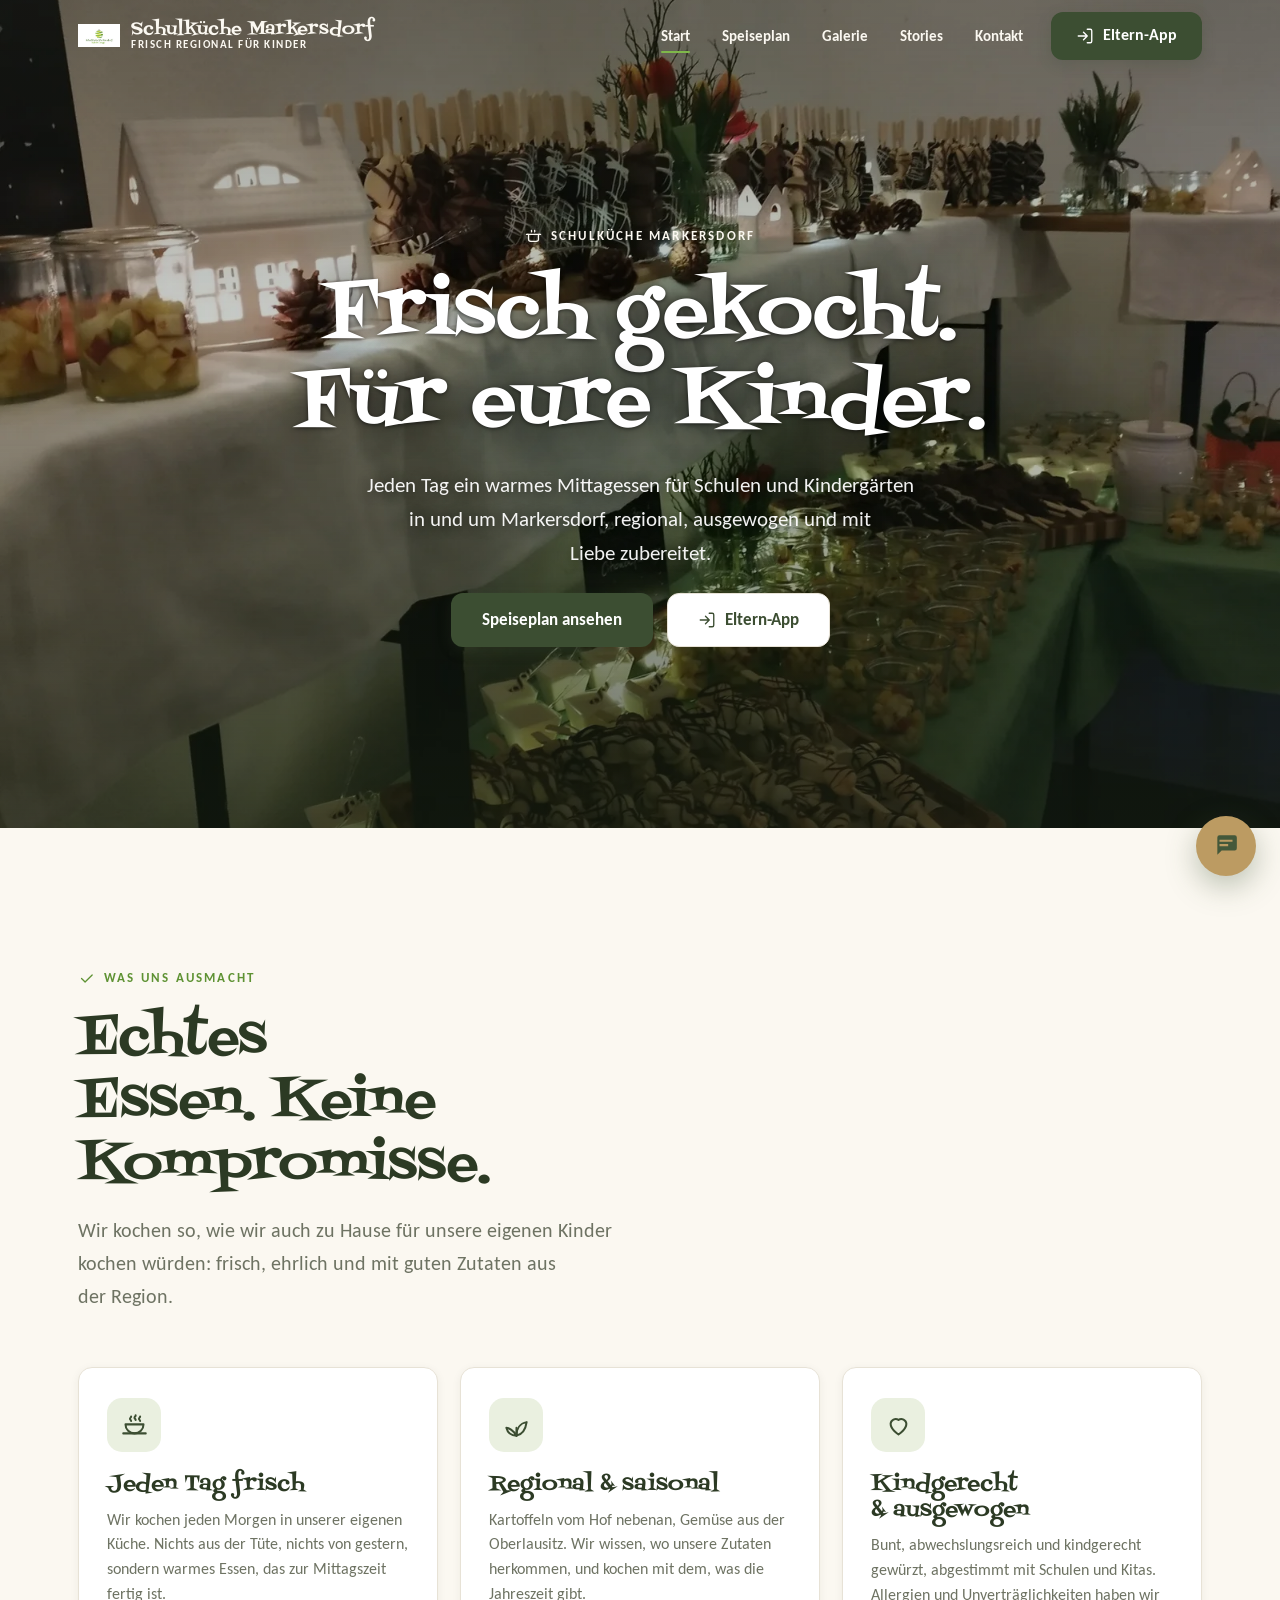
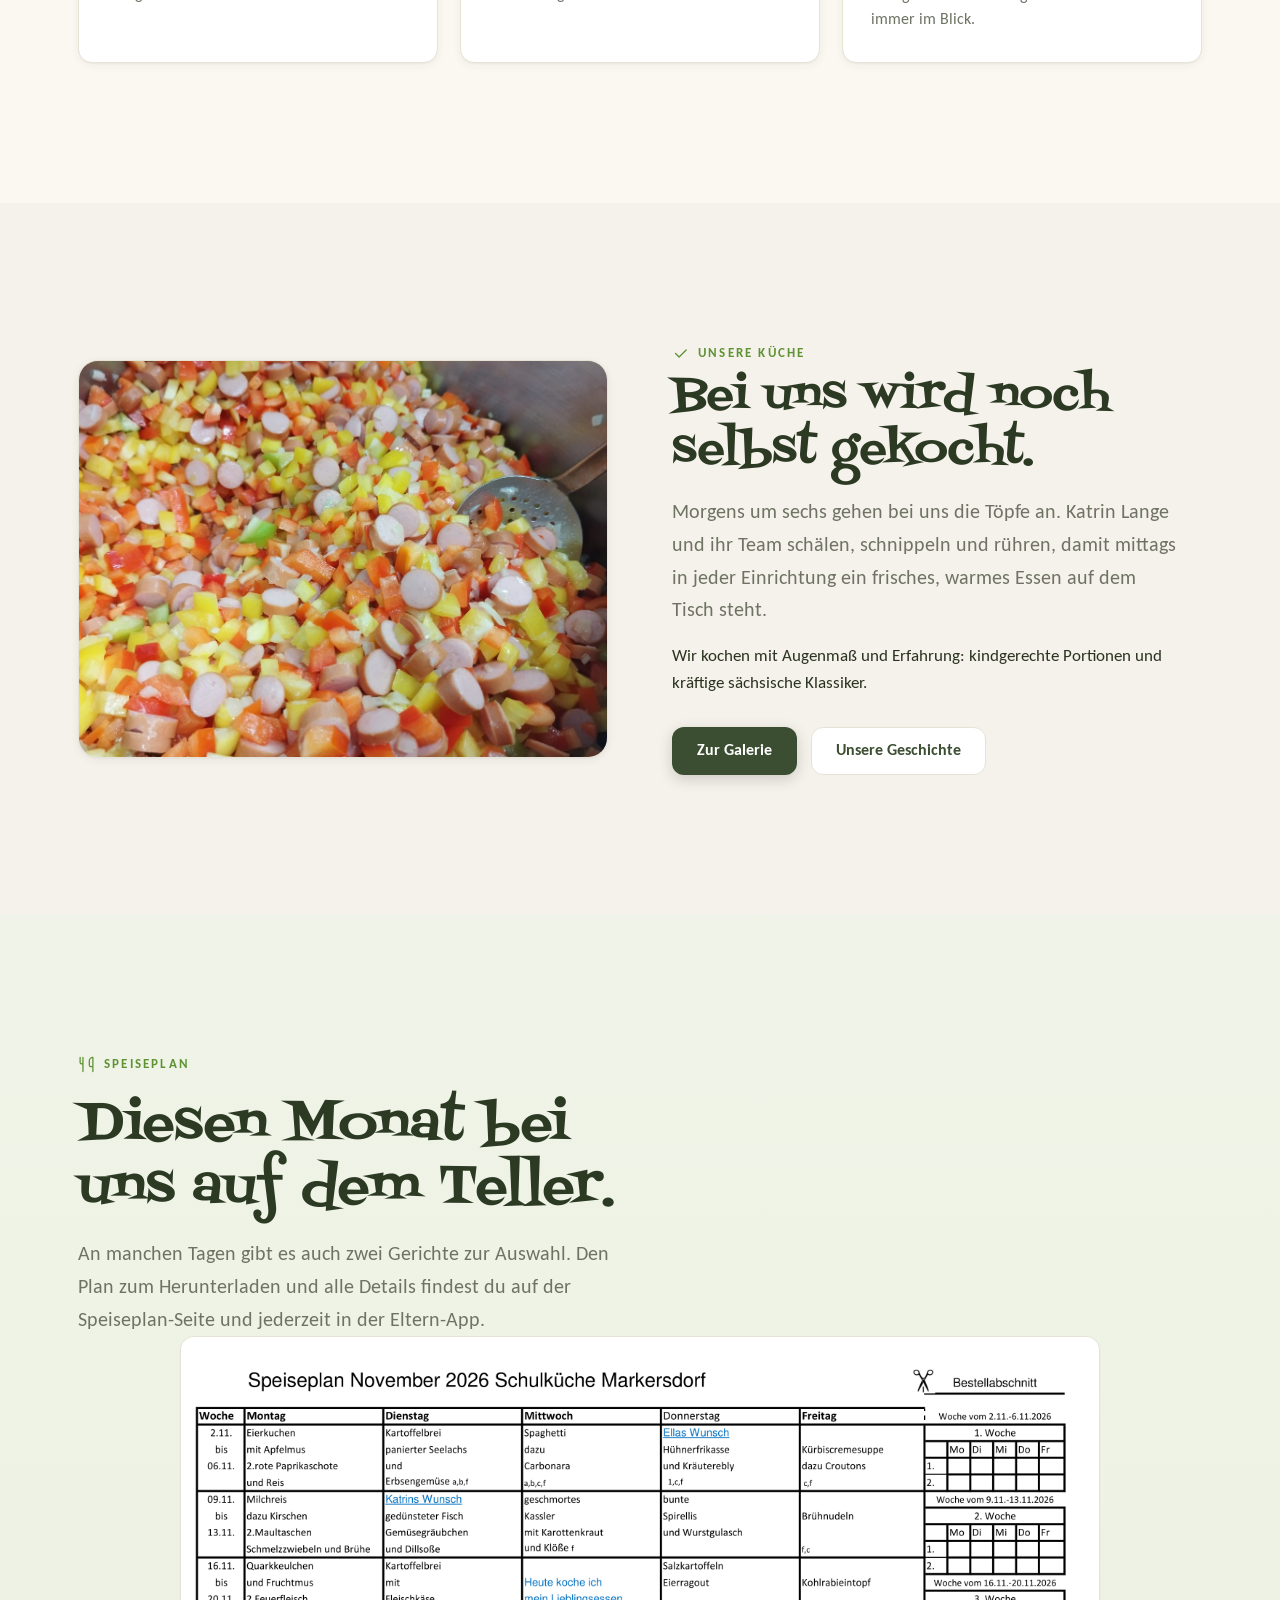
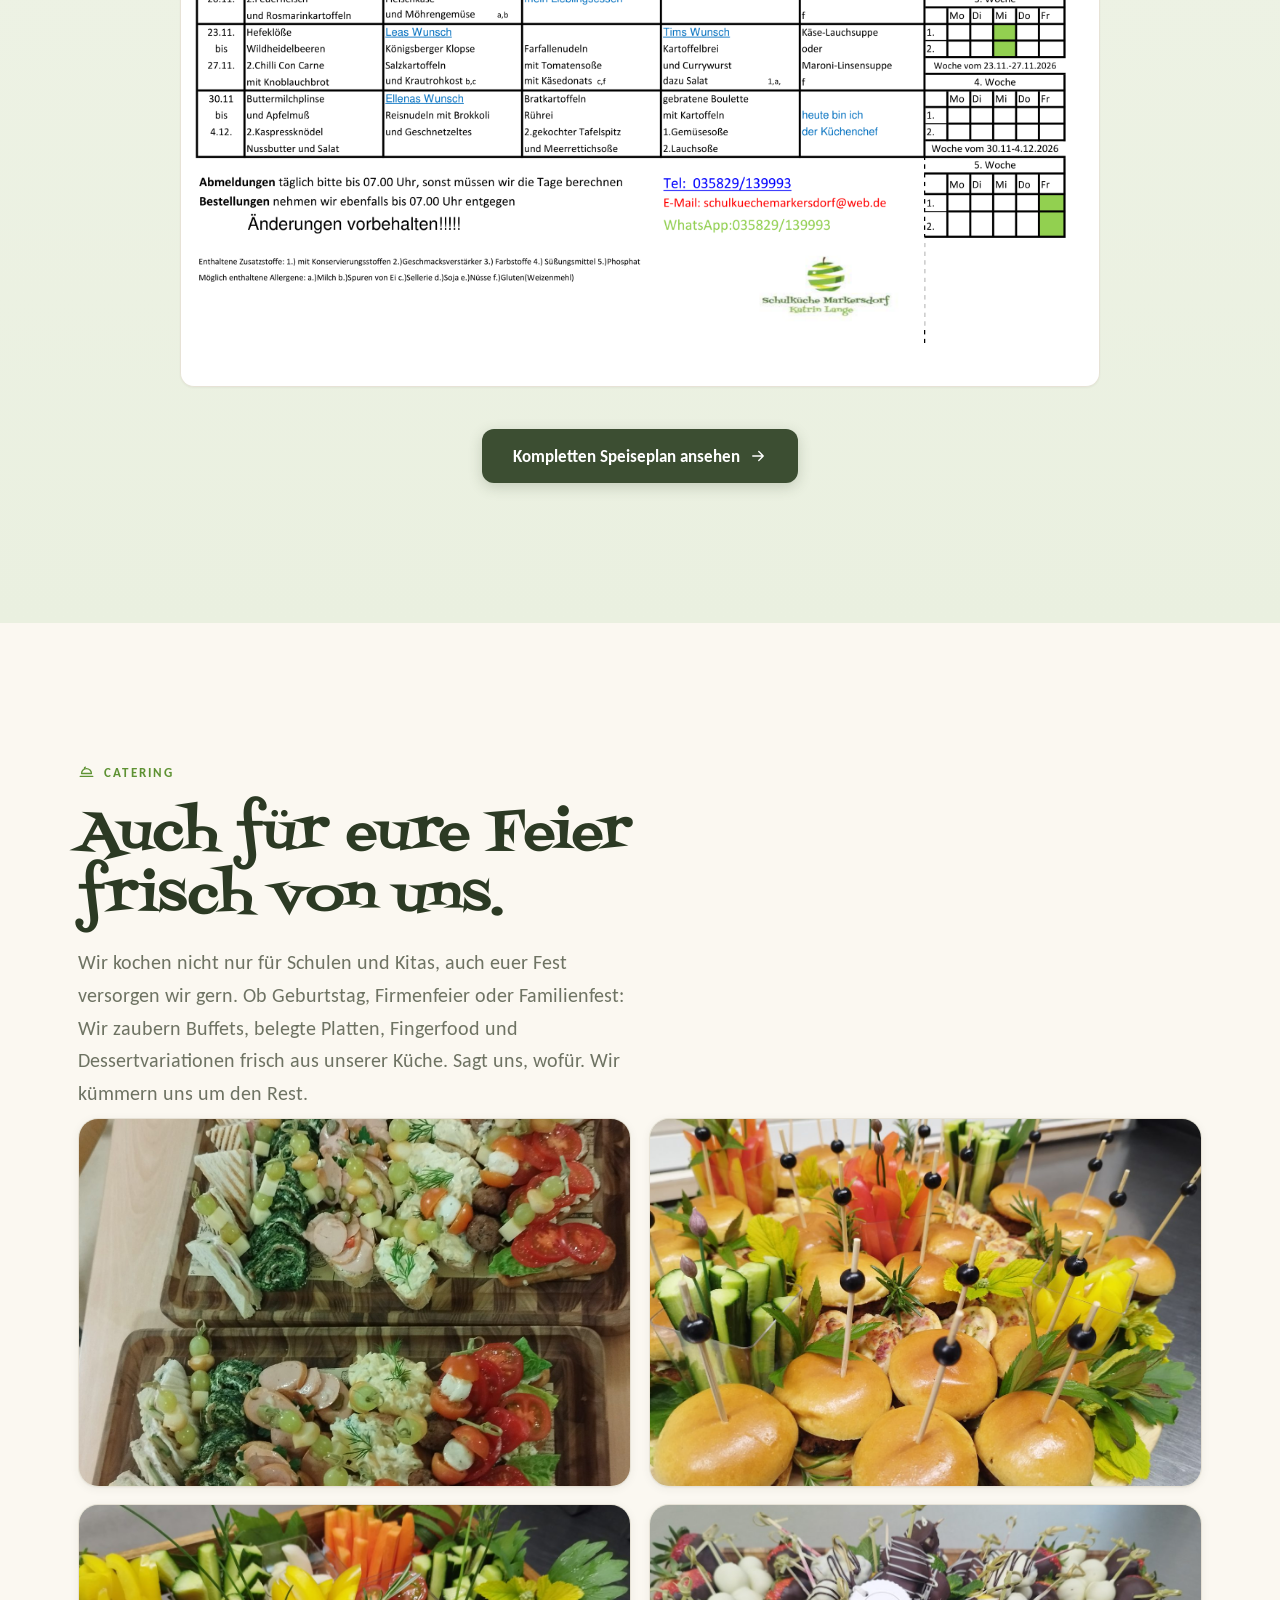
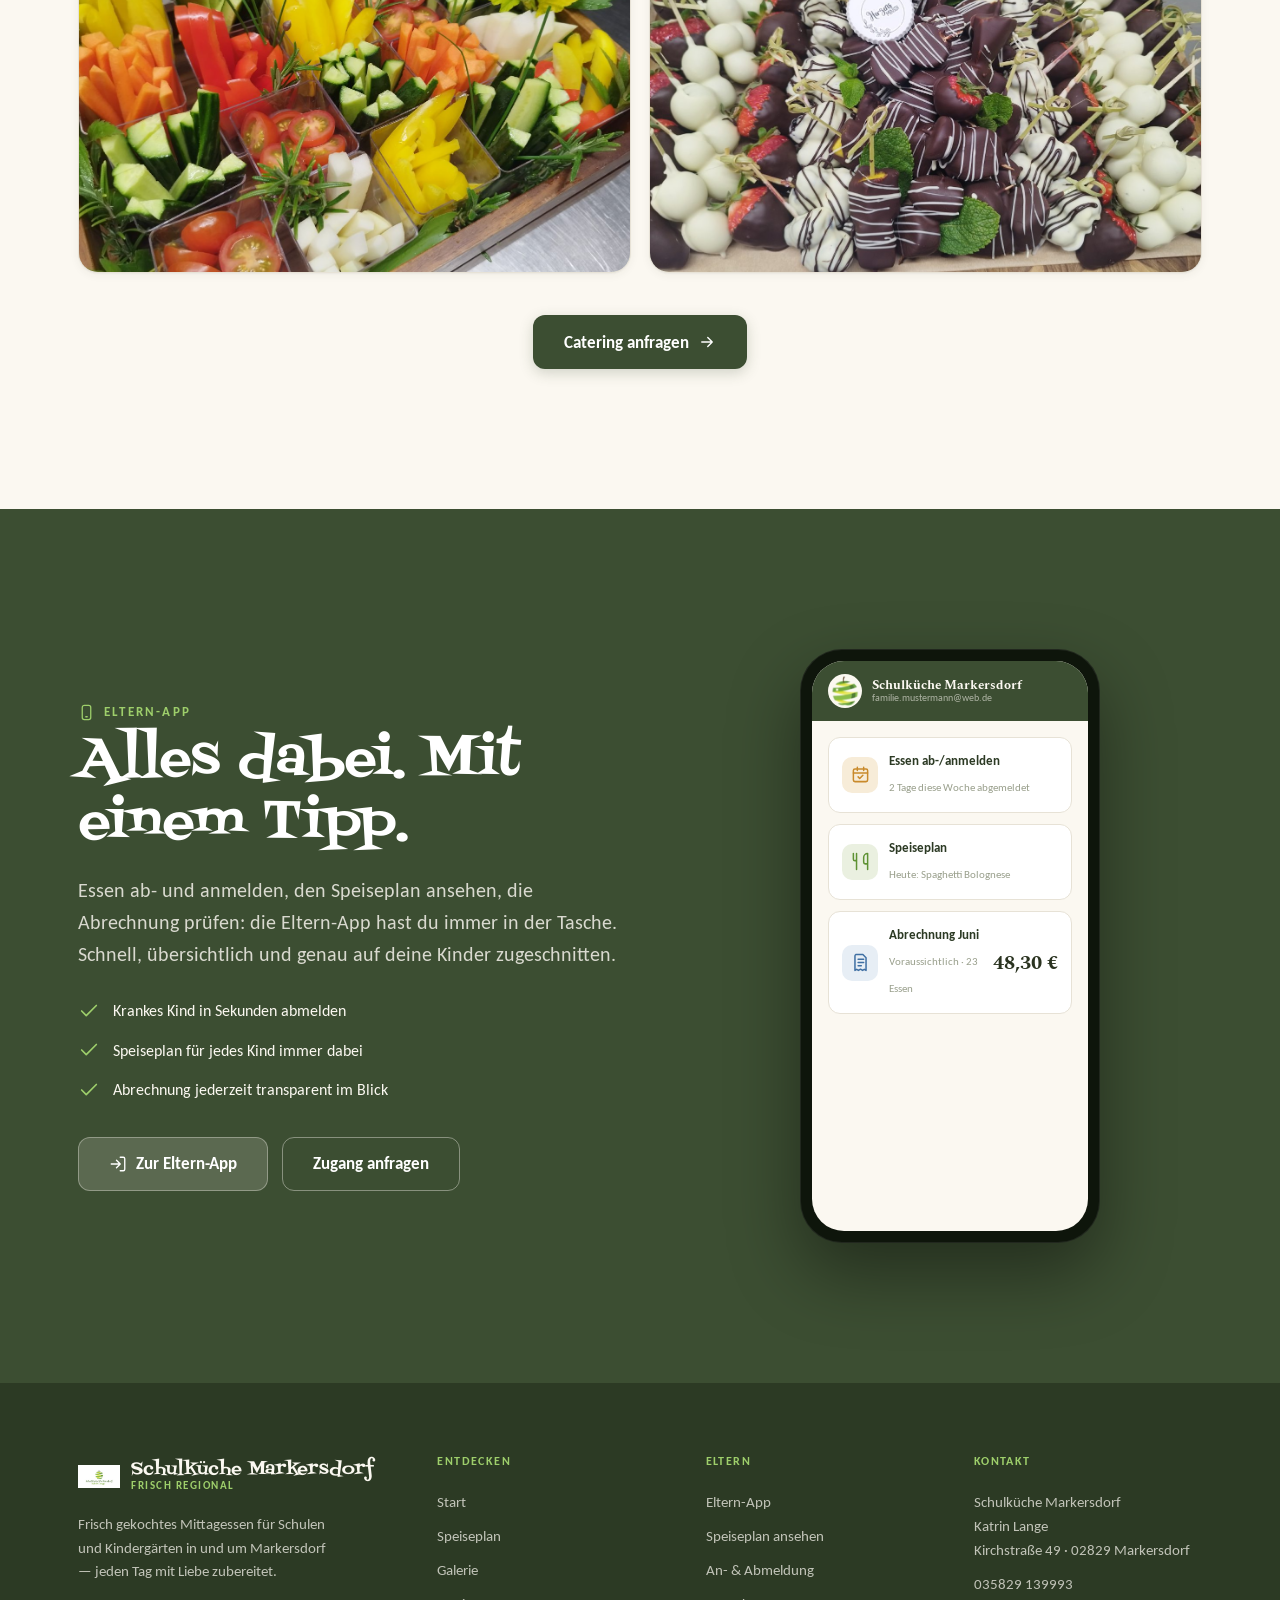
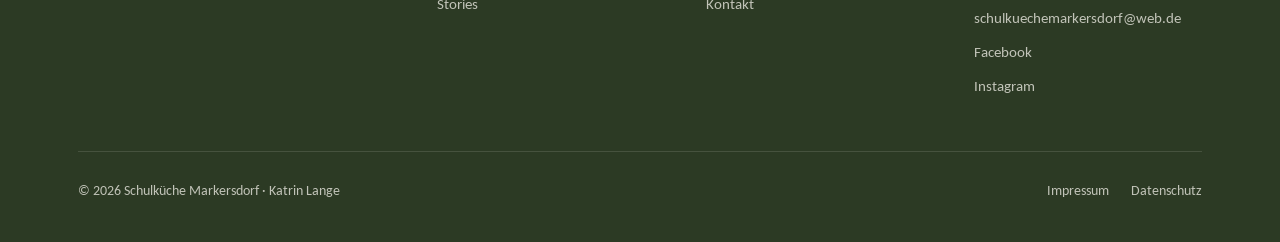
<file: index.html>
<!DOCTYPE html>
<html lang="de">
<head>
<meta charset="UTF-8" />
<meta name="viewport" content="width=device-width, initial-scale=1, viewport-fit=cover" />
<title>Schulküche Markersdorf</title>
<meta name="description" content="Frisch gekochtes Mittagessen für Schulen und Kindergärten in und um Markersdorf, regional, kindgerecht, jeden Tag mit Liebe zubereitet." />
<link rel="stylesheet" href="assets/fonts/fonts.css" />
<link rel="stylesheet" href="site.css" />
<link rel="preload" as="image" href="assets/bilder/hero-startseite-768.webp" imagesrcset="assets/bilder/hero-startseite-768.webp 768w, assets/bilder/hero-startseite-1600.webp 1600w" imagesizes="100vw" fetchpriority="high" />

<link rel="icon" type="image/svg+xml" href="data:image/svg+xml,%3Csvg xmlns=%27http://www.w3.org/2000/svg%27 viewBox=%270 0 32 32%27%3E%3Ccircle cx=%2716%27 cy=%2716%27 r=%2715%27 fill=%27%2344583a%27/%3E%3Ctext x=%2716%27 y=%2722%27 font-family=%27Georgia,serif%27 font-size=%2718%27 font-weight=%27700%27 font-style=%27italic%27 text-anchor=%27middle%27 fill=%27%23bc9b62%27%3ES%3C/text%3E%3C/svg%3E" />
<link rel="stylesheet" href="assets/chatbot.css" />
</head>
<body class="has-hero" data-page="start">

<!-- ============================================================
     HERO · gepinnte Canvas-Bühne (Apple-Mac-Studio-Mechanik)
     ============================================================ -->
<section class="hero hero-static">
  <div class="hero-media" aria-hidden="true">
    <img src="assets/bilder/hero-startseite.jpg" srcset="assets/bilder/hero-startseite-768.webp 768w, assets/bilder/hero-startseite-1600.webp 1600w" sizes="100vw" alt="" fetchpriority="high" onerror="this.remove();" />
  </div>
  <div class="hero-content">
    <span class="eyebrow"><svg viewBox="0 0 24 24" fill="none" stroke="currentColor" stroke-width="1.8" stroke-linecap="round" stroke-linejoin="round"><path d="M3 9h18"/><path d="M5 9v7a3 3 0 0 0 3 3h8a3 3 0 0 0 3-3V9"/><path d="M2 9h2M20 9h2"/><path d="M9 5.5c.7-.7.5-1.5 0-2.2M13.5 5.5c.7-.7.5-1.5 0-2.2"/></svg> Schulküche Markersdorf</span>
    <h1>Frisch gekocht.<br />Für eure Kinder.</h1>
    <p class="lead">Jeden Tag ein warmes Mittagessen für Schulen und Kindergärten in und um Markersdorf, regional, ausgewogen und mit Liebe zubereitet.</p>
    <div class="hero-actions">
      <a class="btn btn-primary btn-lg" href="speisekarte.html">Speiseplan ansehen</a>
      <a class="btn btn-ghost btn-lg" href="https://eltern-app.xn--schulkchemarkersdorf-uec.de/"><svg viewBox="0 0 24 24" fill="none" stroke="currentColor" stroke-width="1.8" stroke-linecap="round" stroke-linejoin="round"><path d="M15 3h4a2 2 0 0 1 2 2v14a2 2 0 0 1-2 2h-4"/><path d="M10 17l5-5-5-5M15 12H3"/></svg> Eltern-App</a>
    </div>
  </div>
</section>

<!-- ============================================================
     BÜHNE · Was uns ausmacht
     ============================================================ -->
<section class="section cream">
  <div class="wrap">
    <div class="section-head reveal">
      <span class="eyebrow"><svg viewBox="0 0 24 24" fill="none" stroke="currentColor" stroke-width="1.8" stroke-linecap="round" stroke-linejoin="round"><path d="M5 12l5 5L20 7"/></svg> Was uns ausmacht</span>
      <h2>Echtes Essen. Keine Kompromisse.</h2>
      <p class="lead">Wir kochen so, wie wir auch zu Hause für unsere eigenen Kinder kochen würden: frisch, ehrlich und mit guten Zutaten aus der Region.</p>
    </div>

    <div class="features">
      <div class="feature reveal d1">
        <span class="f-ico"><svg viewBox="0 0 24 24" fill="none" stroke="currentColor" stroke-width="1.8" stroke-linecap="round" stroke-linejoin="round"><path d="M4 11h16a0 0 0 0 1 0 0 8 8 0 0 1-8 8H12a8 8 0 0 1-8-8Z"/><path d="M2 19h20"/><path d="M9 4c0 1-1 1-1 2s1 1 1 2M13 3c0 1-1 1-1 2s1 1 1 2M17 4c0 1-1 1-1 2s1 1 1 2"/></svg></span>
        <h3>Jeden Tag frisch</h3>
        <p>Wir kochen jeden Morgen in unserer eigenen Küche. Nichts aus der Tüte, nichts von gestern, sondern warmes Essen, das zur Mittagszeit fertig ist.</p>
      </div>
      <div class="feature reveal d2">
        <span class="f-ico"><svg viewBox="0 0 24 24" fill="none" stroke="currentColor" stroke-width="1.8" stroke-linecap="round" stroke-linejoin="round"><path d="M12 21c0-6 3-11 9-12-1 7-4 11-9 12Z"/><path d="M12 21C9 16 5 14 3 14c1 4 4 7 9 7Z"/><path d="M12 21v-7"/></svg></span>
        <h3>Regional &amp; saisonal</h3>
        <p>Kartoffeln vom Hof nebenan, Gemüse aus der Oberlausitz. Wir wissen, wo unsere Zutaten herkommen, und kochen mit dem, was die Jahreszeit gibt.</p>
      </div>
      <div class="feature reveal d3">
        <span class="f-ico"><svg viewBox="0 0 24 24" fill="none" stroke="currentColor" stroke-width="1.8" stroke-linecap="round" stroke-linejoin="round"><path d="M12 20s-7-4.4-7-9.5A4.5 4.5 0 0 1 12 7a4.5 4.5 0 0 1 7 3.5C19 15.6 12 20 12 20Z"/></svg></span>
        <h3>Kindgerecht &amp; ausgewogen</h3>
        <p>Bunt, abwechslungsreich und kindgerecht gewürzt, abgestimmt mit Schulen und Kitas. Allergien und Unverträglichkeiten haben wir immer im Blick.</p>
      </div>
    </div>
  </div>
</section>

<!-- ============================================================
     BÜHNE · Kücheneinblick (großes Foto)
     ============================================================ -->
<section class="section beige">
  <div class="wrap">
    <div class="split">
      <div class="split-media reveal">
        <div class="photo ratio-4-3">
          <img src="assets/bilder/story-02.jpg" alt="In unserer Küche wird frisch gekocht, bunter Gemüseeintopf im großen Topf" loading="lazy" />
        </div>
      </div>
      <div class="split-copy reveal d1">
        <span class="eyebrow"><svg viewBox="0 0 24 24" fill="none" stroke="currentColor" stroke-width="1.8" stroke-linecap="round" stroke-linejoin="round"><path d="M5 12l5 5L20 7"/></svg> Unsere Küche</span>
        <h2>Bei uns wird noch selbst gekocht.</h2>
        <p class="lead">Morgens um sechs gehen bei uns die Töpfe an. Katrin Lange und ihr Team schälen, schnippeln und rühren, damit mittags in jeder Einrichtung ein frisches, warmes Essen auf dem Tisch steht.</p>
        <p>Wir kochen mit Augenmaß und Erfahrung: kindgerechte Portionen und kräftige sächsische Klassiker.</p>
        <div class="split-actions">
          <a class="btn btn-primary" href="galerie.html">Zur Galerie</a>
          <a class="btn btn-ghost" href="stories.html">Unsere Geschichte</a>
        </div>
      </div>
    </div>
  </div>
</section>

<!-- ============================================================
     BÜHNE · Speiseplan-Teaser
     ============================================================ -->
<section class="section sage">
  <div class="wrap">
    <div class="section-head reveal">
      <span class="eyebrow"><svg viewBox="0 0 24 24" fill="none" stroke="currentColor" stroke-width="1.8" stroke-linecap="round" stroke-linejoin="round"><path d="M3 2v7c0 1.1.9 2 2 2a2 2 0 0 0 2-2V2M7 2v20M21 15V2a5 5 0 0 0-5 5v6c0 1.1.9 2 2 2h3Zm0 0v7"/></svg> Speiseplan</span>
      <h2>Diesen Monat bei uns auf dem Teller.</h2>
      <p class="lead">An manchen Tagen gibt es auch zwei Gerichte zur Auswahl. Den Plan zum Herunterladen und alle Details findest du auf der Speiseplan-Seite und jederzeit in der Eltern-App.</p>
    </div>

    <div class="photo reveal" style="border-radius:var(--r);overflow:hidden;box-shadow:var(--shadow-sm);border:1px solid var(--line);max-width:920px;margin:0 auto">
      <img src="assets/bilder/speiseplan-november-2026.png" alt="Speiseplan November 2026 der Schulküche Markersdorf" loading="lazy" style="width:100%;display:block" />
    </div>

    <div class="reveal d2" style="margin-top:42px;display:flex;justify-content:center">
      <a class="btn btn-primary btn-lg" href="speisekarte.html">Kompletten Speiseplan ansehen<svg viewBox="0 0 24 24" fill="none" stroke="currentColor" stroke-width="1.8" stroke-linecap="round" stroke-linejoin="round"><path d="M5 12h14M13 6l6 6-6 6"/></svg></a>
    </div>
  </div>
</section>

<!-- ============================================================
     BÜHNE · Catering
     ============================================================ -->
<section class="section cream">
  <div class="wrap">
    <div class="section-head reveal">
      <span class="eyebrow"><svg viewBox="0 0 24 24" fill="none" stroke="currentColor" stroke-width="1.8" stroke-linecap="round" stroke-linejoin="round"><path d="M5 12h14M5 12a7 7 0 0 1 14 0M3 16h18"/><path d="M9 5c0-1 .5-2 1.5-2"/></svg> Catering</span>
      <h2>Auch für eure Feier frisch von uns.</h2>
      <p class="lead">Wir kochen nicht nur für Schulen und Kitas, auch euer Fest versorgen wir gern. Ob Geburtstag, Firmenfeier oder Familienfest: Wir zaubern Buffets, belegte Platten, Fingerfood und Dessertvariationen frisch aus unserer Küche. Sagt uns, wofür. Wir kümmern uns um den Rest.</p>
    </div>

    <div class="gallery" style="margin-top:8px">
      <div class="photo ratio-3-2 g-half reveal">
        <img src="assets/bilder/catering-01.jpg" alt="Reichhaltiges Buffet mit belegten Platten" loading="lazy" />
      </div>
      <div class="photo ratio-3-2 g-half reveal d1">
        <img src="assets/bilder/catering-04.jpg" alt="Liebevoll dekorierte Fingerfood-Platte" loading="lazy" />
      </div>
      <div class="photo ratio-3-2 g-half reveal d1">
        <img src="assets/bilder/catering-03.jpg" alt="Bunte Gemüse-Sticks frisch portioniert" loading="lazy" />
      </div>
      <div class="photo ratio-3-2 g-half reveal d2">
        <img src="assets/bilder/catering-02.jpg" alt="Süße Erdbeeren in Schokolade" loading="lazy" />
      </div>
    </div>

    <div class="reveal d2" style="margin-top:42px;display:flex;justify-content:center">
      <a class="btn btn-primary btn-lg" href="kontakt.html">Catering anfragen<svg viewBox="0 0 24 24" fill="none" stroke="currentColor" stroke-width="1.8" stroke-linecap="round" stroke-linejoin="round"><path d="M5 12h14M13 6l6 6-6 6"/></svg></a>
    </div>
  </div>
</section>

<!-- ============================================================
     BÜHNE · Eltern-App-CTA (Übergang zur App)
     ============================================================ -->
<section class="section forest appcta">
  <div class="wrap">
    <div class="appcta-copy reveal">
      <span class="eyebrow" style="color:var(--apple-lt)"><svg viewBox="0 0 24 24" fill="none" stroke="currentColor" stroke-width="1.8" stroke-linecap="round" stroke-linejoin="round"><rect x="6" y="2" width="12" height="20" rx="3"/><path d="M11 18h2"/></svg> Eltern-App</span>
      <h2>Alles dabei. Mit einem Tipp.</h2>
      <p>Essen ab- und anmelden, den Speiseplan ansehen, die Abrechnung prüfen: die Eltern-App hast du immer in der Tasche. Schnell, übersichtlich und genau auf deine Kinder zugeschnitten.</p>
      <ul class="applist">
        <li><svg viewBox="0 0 24 24" fill="none" stroke="currentColor" stroke-width="1.8" stroke-linecap="round" stroke-linejoin="round"><path d="M20 6 9 17l-5-5"/></svg> Krankes Kind in Sekunden abmelden</li>
        <li><svg viewBox="0 0 24 24" fill="none" stroke="currentColor" stroke-width="1.8" stroke-linecap="round" stroke-linejoin="round"><path d="M20 6 9 17l-5-5"/></svg> Speiseplan für jedes Kind immer dabei</li>
        <li><svg viewBox="0 0 24 24" fill="none" stroke="currentColor" stroke-width="1.8" stroke-linecap="round" stroke-linejoin="round"><path d="M20 6 9 17l-5-5"/></svg> Abrechnung jederzeit transparent im Blick</li>
      </ul>
      <div class="cta-actions">
        <a class="btn btn-light btn-lg" href="https://eltern-app.xn--schulkchemarkersdorf-uec.de/"><svg viewBox="0 0 24 24" fill="none" stroke="currentColor" stroke-width="1.8" stroke-linecap="round" stroke-linejoin="round"><path d="M15 3h4a2 2 0 0 1 2 2v14a2 2 0 0 1-2 2h-4"/><path d="M10 17l5-5-5-5M15 12H3"/></svg> Zur Eltern-App</a>
        <a class="btn btn-ghost btn-lg" href="kontakt.html" style="background:transparent;color:#fff;border-color:rgba(251,248,241,.4)">Zugang anfragen</a>
      </div>
    </div>

    <!-- App-Mockup -->
    <div class="phone reveal d2" aria-hidden="true">
      <div class="phone-screen">
        <div class="phone-top">
          <span class="pa"><img src="assets/apple-centered.png" alt=""></span>
          <span class="pt"><b>Schulküche Markersdorf</b><span>familie.mustermann@web.de</span></span>
        </div>
        <div class="phone-body">
          <div class="p-tile">
            <span class="pi ic-amber" style="background:var(--amber-bg);color:var(--amber)"><svg viewBox="0 0 24 24" fill="none" stroke="currentColor" stroke-width="1.9" stroke-linecap="round" stroke-linejoin="round"><rect x="3" y="5" width="18" height="16" rx="2"/><path d="M3 10h18M8 3v4M16 3v4M9 15l2 2 4-4"/></svg></span>
            <span class="pl"><b>Essen ab-/anmelden</b><span>2 Tage diese Woche abgemeldet</span></span>
          </div>
          <div class="p-tile">
            <span class="pi" style="background:var(--sage);color:var(--apple-dk)"><svg viewBox="0 0 24 24" fill="none" stroke="currentColor" stroke-width="1.9" stroke-linecap="round" stroke-linejoin="round"><path d="M3 2v7c0 1.1.9 2 2 2a2 2 0 0 0 2-2V2M7 2v20M21 15V2a5 5 0 0 0-5 5v6c0 1.1.9 2 2 2h3Zm0 0v7"/></svg></span>
            <span class="pl"><b>Speiseplan</b><span>Heute: Spaghetti Bolognese</span></span>
          </div>
          <div class="p-tile">
            <span class="pi" style="background:var(--blue-bg);color:var(--blue)"><svg viewBox="0 0 24 24" fill="none" stroke="currentColor" stroke-width="1.9" stroke-linecap="round" stroke-linejoin="round"><path d="M6 2h9l4 4v16l-2.2-1.4L14.6 22l-2.6-1.6L9.4 22l-2.2-1.4L5 22V4a2 2 0 0 1 1-2z"/><path d="M9 8h7M9 12h7M9 16h4"/></svg></span>
            <span class="pl"><b>Abrechnung Juni</b><span>Voraussichtlich · 23 Essen</span></span>
            <span class="p-num">48,30 €</span>
          </div>
        </div>
      </div>
    </div>
  </div>
</section>

<script src="site.js"></script>
<script>
  window.SK_CHAT_CONFIG = {
    workerUrl: "https://schulkueche-chatbot.sven-lng19.workers.dev",
    datenschutzUrl: "datenschutz.html"
  };
</script>
<script defer src="assets/chatbot.js"></script>
</body>
</html>
</file>
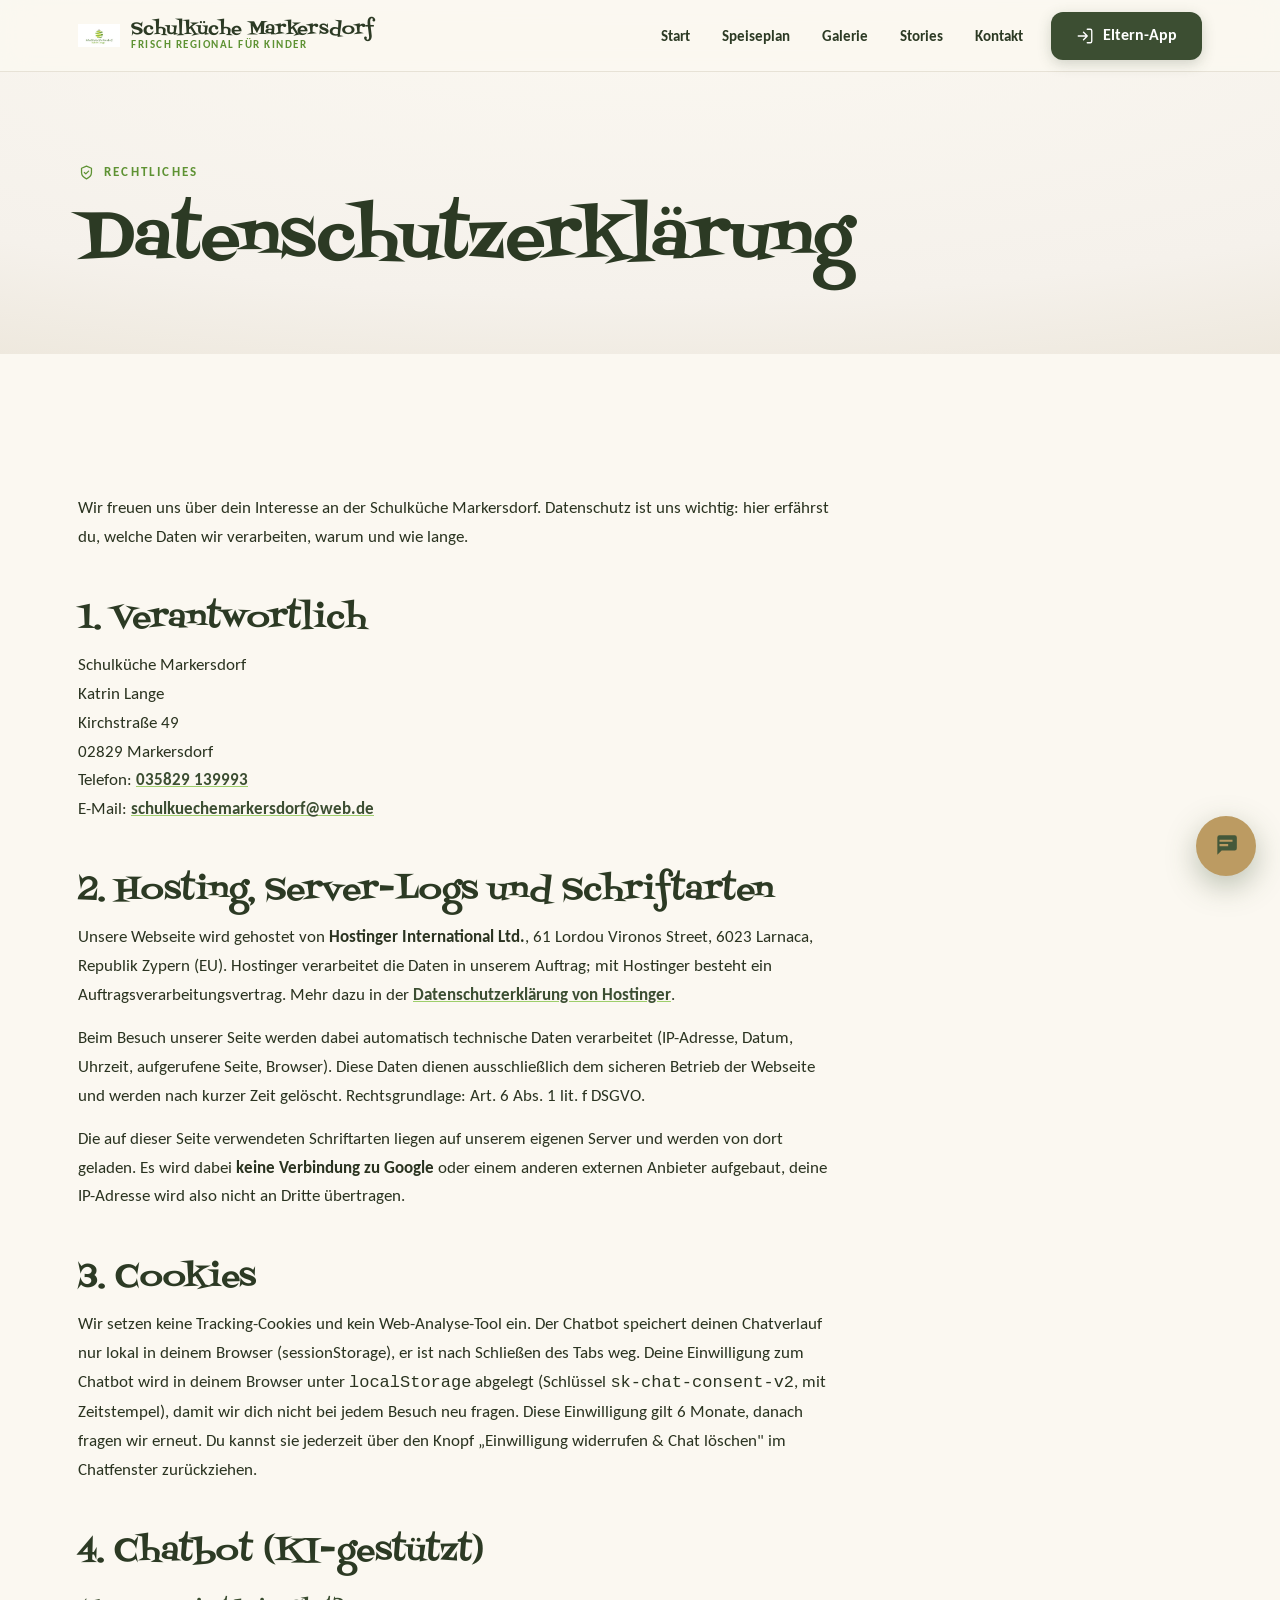
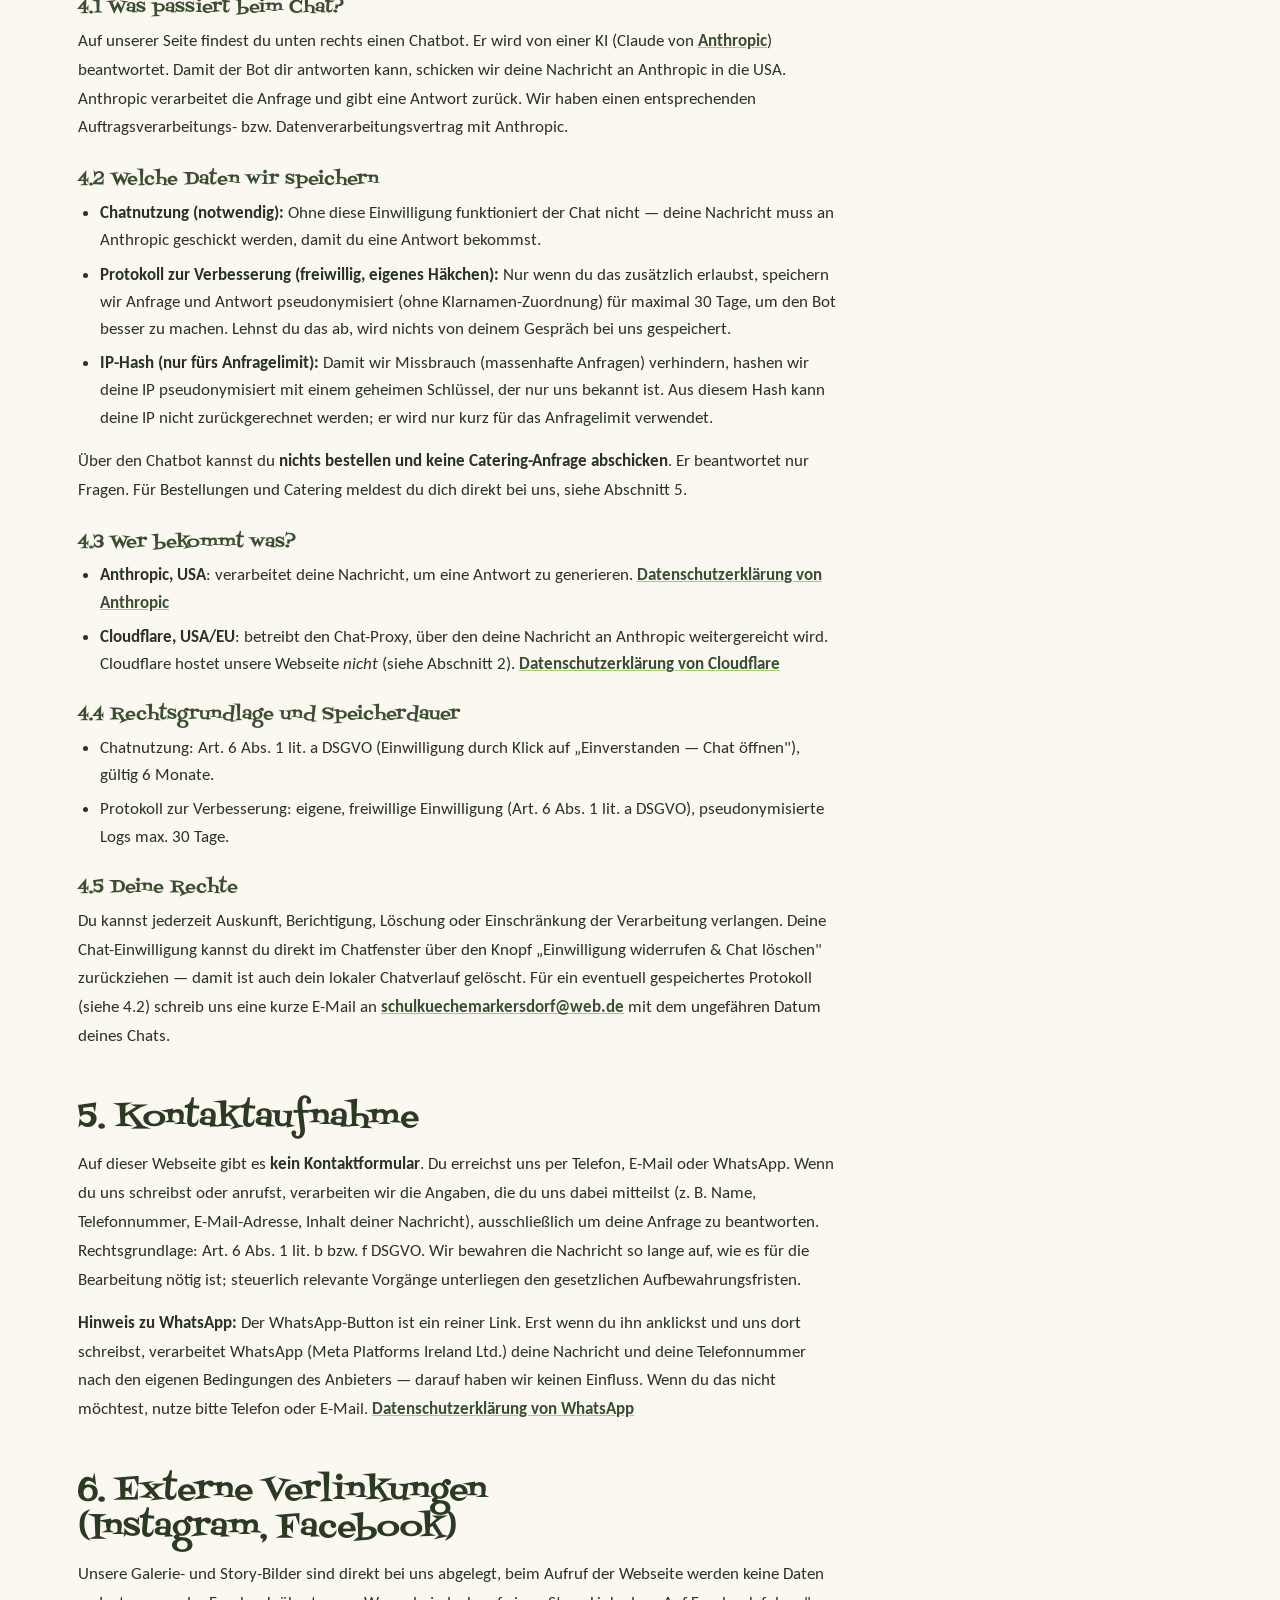
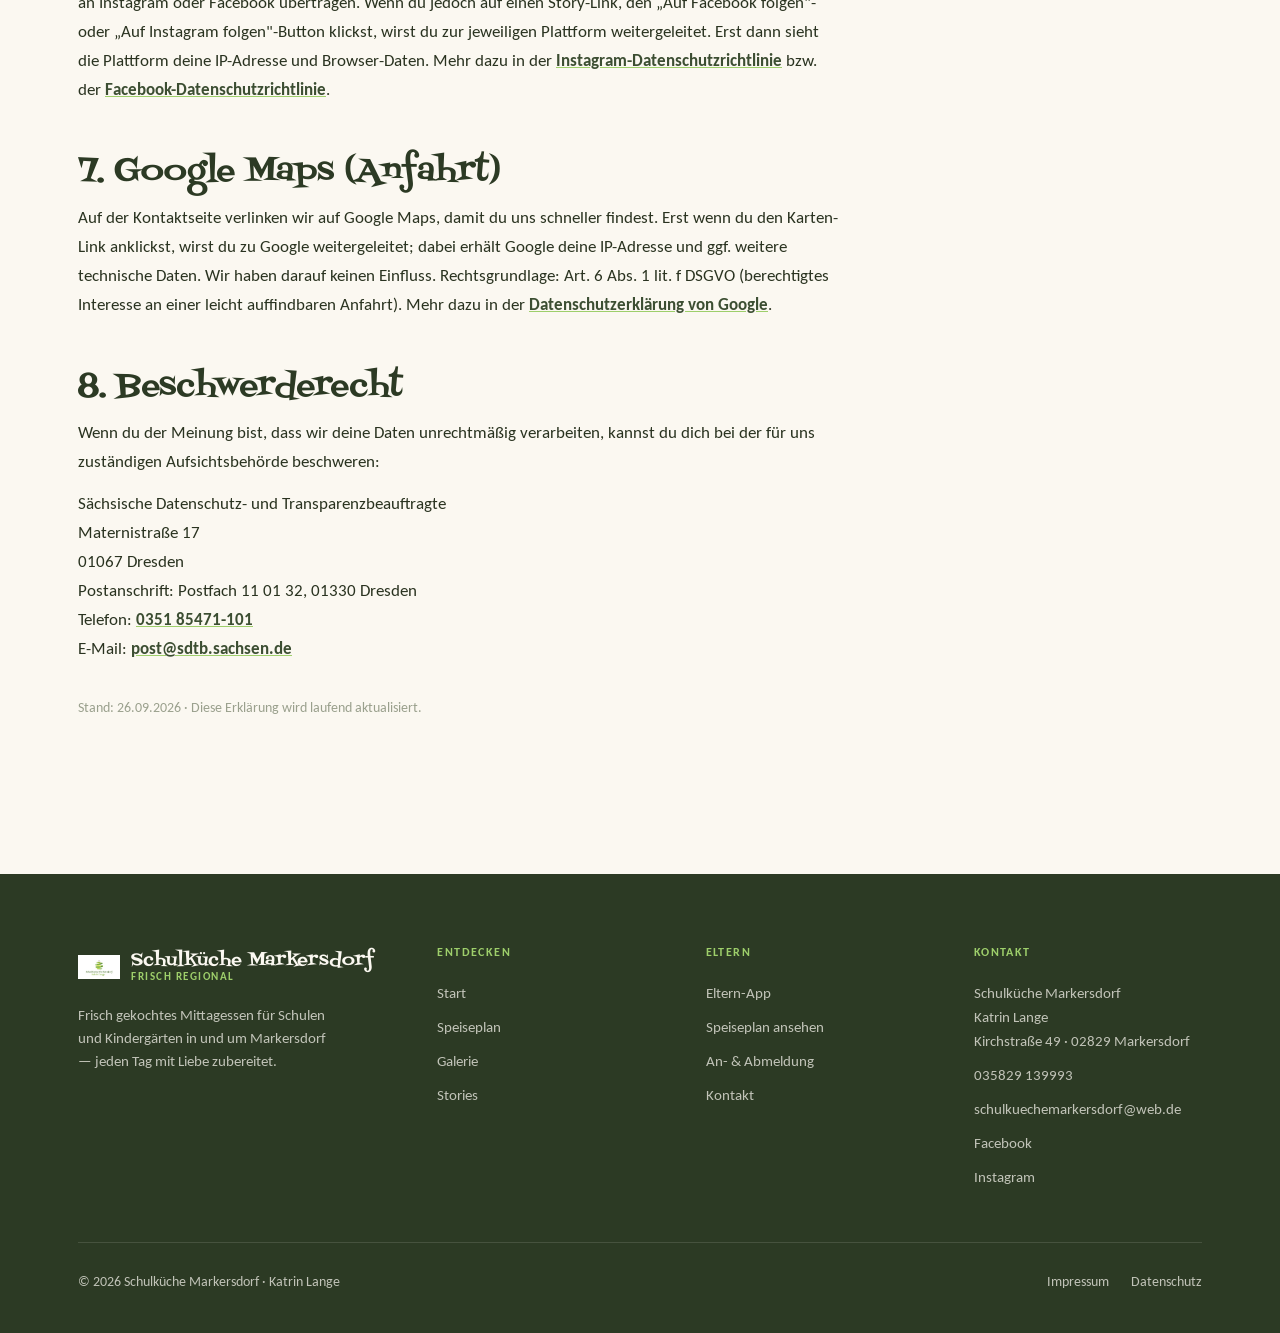
<file: datenschutz.html>
<!DOCTYPE html>
<html lang="de">
<head>
<meta charset="UTF-8" />
<meta name="viewport" content="width=device-width, initial-scale=1, viewport-fit=cover" />
<title>Datenschutz · Schulküche Markersdorf</title>
<meta name="robots" content="noindex" />
<link rel="stylesheet" href="assets/fonts/fonts.css" />
<link rel="stylesheet" href="site.css" />

<link rel="icon" type="image/svg+xml" href="data:image/svg+xml,%3Csvg xmlns=%27http://www.w3.org/2000/svg%27 viewBox=%270 0 32 32%27%3E%3Ccircle cx=%2716%27 cy=%2716%27 r=%2715%27 fill=%27%2344583a%27/%3E%3Ctext x=%2716%27 y=%2722%27 font-family=%27Georgia,serif%27 font-size=%2718%27 font-weight=%27700%27 font-style=%27italic%27 text-anchor=%27middle%27 fill=%27%23bc9b62%27%3ES%3C/text%3E%3C/svg%3E" />
<link rel="stylesheet" href="assets/chatbot.css" />
</head>
<body data-page="datenschutz">

<section class="page-hero">
  <div class="wrap">
    <div class="reveal">
      <span class="eyebrow"><svg viewBox="0 0 24 24" fill="none" stroke="currentColor" stroke-width="1.8" stroke-linecap="round" stroke-linejoin="round"><path d="M12 3 5 6v6c0 4 3 7 7 9 4-2 7-5 7-9V6Z"/><path d="M9 12l2 2 4-4"/></svg> Rechtliches</span>
      <h1>Datenschutz&shy;erklärung</h1>
    </div>
  </div>
</section>

<section class="section cream">
  <div class="wrap">
    <div class="prose reveal">
      <p>Wir freuen uns über dein Interesse an der Schulküche Markersdorf. Datenschutz ist uns wichtig: hier erfährst du, welche Daten wir verarbeiten, warum und wie lange.</p>

      <h2>1. Verantwortlich</h2>
      <p>Schulküche Markersdorf<br />Katrin Lange<br />Kirchstraße 49<br />02829 Markersdorf<br />Telefon: <a href="tel:+4935829139993">035829 139993</a><br />E-Mail: <a href="mailto:schulkuechemarkersdorf@web.de">schulkuechemarkersdorf@web.de</a></p>

      <h2>2. Hosting, Server-Logs und Schriftarten</h2>
      <p>Unsere Webseite wird gehostet von <strong>Hostinger International Ltd.</strong>, 61 Lordou Vironos Street, 6023 Larnaca, Republik Zypern (EU). Hostinger verarbeitet die Daten in unserem Auftrag; mit Hostinger besteht ein Auftragsverarbeitungsvertrag. Mehr dazu in der <a href="https://www.hostinger.de/rechtliches/datenschutzrichtlinien" target="_blank" rel="noopener">Datenschutzerklärung von Hostinger</a>.</p>
      <p>Beim Besuch unserer Seite werden dabei automatisch technische Daten verarbeitet (IP-Adresse, Datum, Uhrzeit, aufgerufene Seite, Browser). Diese Daten dienen ausschließlich dem sicheren Betrieb der Webseite und werden nach kurzer Zeit gelöscht. Rechtsgrundlage: Art. 6 Abs. 1 lit. f DSGVO.</p>

      <p>Die auf dieser Seite verwendeten Schriftarten liegen auf unserem eigenen Server und werden von dort geladen. Es wird dabei <strong>keine Verbindung zu Google</strong> oder einem anderen externen Anbieter aufgebaut, deine IP-Adresse wird also nicht an Dritte übertragen.</p>

      <h2>3. Cookies</h2>
      <p>Wir setzen keine Tracking-Cookies und kein Web-Analyse-Tool ein. Der Chatbot speichert deinen Chatverlauf nur lokal in deinem Browser (sessionStorage), er ist nach Schließen des Tabs weg. Deine Einwilligung zum Chatbot wird in deinem Browser unter <code>localStorage</code> abgelegt (Schlüssel <code>sk-chat-consent-v2</code>, mit Zeitstempel), damit wir dich nicht bei jedem Besuch neu fragen. Diese Einwilligung gilt 6 Monate, danach fragen wir erneut. Du kannst sie jederzeit über den Knopf „Einwilligung widerrufen &amp; Chat löschen" im Chatfenster zurückziehen.</p>

      <h2>4. Chatbot (KI-gestützt)</h2>
      <h3>4.1 Was passiert beim Chat?</h3>
      <p>Auf unserer Seite findest du unten rechts einen Chatbot. Er wird von einer KI (Claude von <a href="https://www.anthropic.com" target="_blank" rel="noopener">Anthropic</a>) beantwortet. Damit der Bot dir antworten kann, schicken wir deine Nachricht an Anthropic in die USA. Anthropic verarbeitet die Anfrage und gibt eine Antwort zurück. Wir haben einen entsprechenden Auftragsverarbeitungs- bzw. Datenverarbeitungsvertrag mit Anthropic.</p>

      <h3>4.2 Welche Daten wir speichern</h3>
      <ul>
        <li><strong>Chatnutzung (notwendig):</strong> Ohne diese Einwilligung funktioniert der Chat nicht — deine Nachricht muss an Anthropic geschickt werden, damit du eine Antwort bekommst.</li>
        <li><strong>Protokoll zur Verbesserung (freiwillig, eigenes Häkchen):</strong> Nur wenn du das zusätzlich erlaubst, speichern wir Anfrage und Antwort pseudonymisiert (ohne Klarnamen-Zuordnung) für maximal 30 Tage, um den Bot besser zu machen. Lehnst du das ab, wird nichts von deinem Gespräch bei uns gespeichert.</li>
        <li><strong>IP-Hash (nur fürs Anfragelimit):</strong> Damit wir Missbrauch (massenhafte Anfragen) verhindern, hashen wir deine IP pseudonymisiert mit einem geheimen Schlüssel, der nur uns bekannt ist. Aus diesem Hash kann deine IP nicht zurückgerechnet werden; er wird nur kurz für das Anfragelimit verwendet.</li>
      </ul>
      <p>Über den Chatbot kannst du <strong>nichts bestellen und keine Catering-Anfrage abschicken</strong>. Er beantwortet nur Fragen. Für Bestellungen und Catering meldest du dich direkt bei uns, siehe Abschnitt 5.</p>

      <h3>4.3 Wer bekommt was?</h3>
      <ul>
        <li><strong>Anthropic, USA</strong>: verarbeitet deine Nachricht, um eine Antwort zu generieren. <a href="https://www.anthropic.com/legal/privacy" target="_blank" rel="noopener">Datenschutzerklärung von Anthropic</a></li>
        <li><strong>Cloudflare, USA/EU</strong>: betreibt den Chat-Proxy, über den deine Nachricht an Anthropic weitergereicht wird. Cloudflare hostet unsere Webseite <em>nicht</em> (siehe Abschnitt 2). <a href="https://www.cloudflare.com/de-de/privacypolicy/" target="_blank" rel="noopener">Datenschutzerklärung von Cloudflare</a></li>
      </ul>

      <h3>4.4 Rechtsgrundlage und Speicherdauer</h3>
      <ul>
        <li>Chatnutzung: Art. 6 Abs. 1 lit. a DSGVO (Einwilligung durch Klick auf „Einverstanden — Chat öffnen"), gültig 6 Monate.</li>
        <li>Protokoll zur Verbesserung: eigene, freiwillige Einwilligung (Art. 6 Abs. 1 lit. a DSGVO), pseudonymisierte Logs max. 30 Tage.</li>
      </ul>

      <h3>4.5 Deine Rechte</h3>
      <p>Du kannst jederzeit Auskunft, Berichtigung, Löschung oder Einschränkung der Verarbeitung verlangen. Deine Chat-Einwilligung kannst du direkt im Chatfenster über den Knopf „Einwilligung widerrufen &amp; Chat löschen" zurückziehen — damit ist auch dein lokaler Chatverlauf gelöscht. Für ein eventuell gespeichertes Protokoll (siehe 4.2) schreib uns eine kurze E-Mail an <a href="mailto:schulkuechemarkersdorf@web.de">schulkuechemarkersdorf@web.de</a> mit dem ungefähren Datum deines Chats.</p>

      <h2>5. Kontaktaufnahme</h2>
      <p>Auf dieser Webseite gibt es <strong>kein Kontaktformular</strong>. Du erreichst uns per Telefon, E-Mail oder WhatsApp. Wenn du uns schreibst oder anrufst, verarbeiten wir die Angaben, die du uns dabei mitteilst (z. B. Name, Telefonnummer, E-Mail-Adresse, Inhalt deiner Nachricht), ausschließlich um deine Anfrage zu beantworten. Rechtsgrundlage: Art. 6 Abs. 1 lit. b bzw. f DSGVO. Wir bewahren die Nachricht so lange auf, wie es für die Bearbeitung nötig ist; steuerlich relevante Vorgänge unterliegen den gesetzlichen Aufbewahrungsfristen.</p>
      <p><strong>Hinweis zu WhatsApp:</strong> Der WhatsApp-Button ist ein reiner Link. Erst wenn du ihn anklickst und uns dort schreibst, verarbeitet WhatsApp (Meta Platforms Ireland Ltd.) deine Nachricht und deine Telefonnummer nach den eigenen Bedingungen des Anbieters — darauf haben wir keinen Einfluss. Wenn du das nicht möchtest, nutze bitte Telefon oder E-Mail. <a href="https://www.whatsapp.com/legal/privacy-policy-eea" target="_blank" rel="noopener">Datenschutzerklärung von WhatsApp</a></p>

      <h2>6. Externe Verlinkungen (Instagram, Facebook)</h2>
      <p>Unsere Galerie- und Story-Bilder sind direkt bei uns abgelegt, beim Aufruf der Webseite werden keine Daten an Instagram oder Facebook übertragen. Wenn du jedoch auf einen Story-Link, den „Auf Facebook folgen"- oder „Auf Instagram folgen"-Button klickst, wirst du zur jeweiligen Plattform weitergeleitet. Erst dann sieht die Plattform deine IP-Adresse und Browser-Daten. Mehr dazu in der <a href="https://privacycenter.instagram.com/policy/" target="_blank" rel="noopener">Instagram-Datenschutzrichtlinie</a> bzw. der <a href="https://www.facebook.com/policy.php" target="_blank" rel="noopener">Facebook-Datenschutzrichtlinie</a>.</p>

      <h2>7. Google Maps (Anfahrt)</h2>
      <p>Auf der Kontaktseite verlinken wir auf Google Maps, damit du uns schneller findest. Erst wenn du den Karten-Link anklickst, wirst du zu Google weitergeleitet; dabei erhält Google deine IP-Adresse und ggf. weitere technische Daten. Wir haben darauf keinen Einfluss. Rechtsgrundlage: Art. 6 Abs. 1 lit. f DSGVO (berechtigtes Interesse an einer leicht auffindbaren Anfahrt). Mehr dazu in der <a href="https://policies.google.com/privacy" target="_blank" rel="noopener">Datenschutzerklärung von Google</a>.</p>

      <h2>8. Beschwerderecht</h2>
      <p>Wenn du der Meinung bist, dass wir deine Daten unrechtmäßig verarbeiten, kannst du dich bei der für uns zuständigen Aufsichtsbehörde beschweren:</p>
      <p>Sächsische Datenschutz- und Transparenzbeauftragte<br />Maternistraße 17<br />01067 Dresden<br />Postanschrift: Postfach 11 01 32, 01330 Dresden<br />Telefon: <a href="tel:+4935185471101">0351 85471-101</a><br />E-Mail: <a href="mailto:post@sdtb.sachsen.de">post@sdtb.sachsen.de</a></p>

      <p style="margin-top:32px;color:var(--muted-lt);font-size:14px">Stand: 26.09.2026 · Diese Erklärung wird laufend aktualisiert.</p>
    </div>
  </div>
</section>

<script src="site.js"></script>
<script>
  window.SK_CHAT_CONFIG = {
    workerUrl: "https://schulkueche-chatbot.sven-lng19.workers.dev",
    datenschutzUrl: "datenschutz.html"
  };
</script>
<script defer src="assets/chatbot.js"></script>
</body>
</html>
</file>
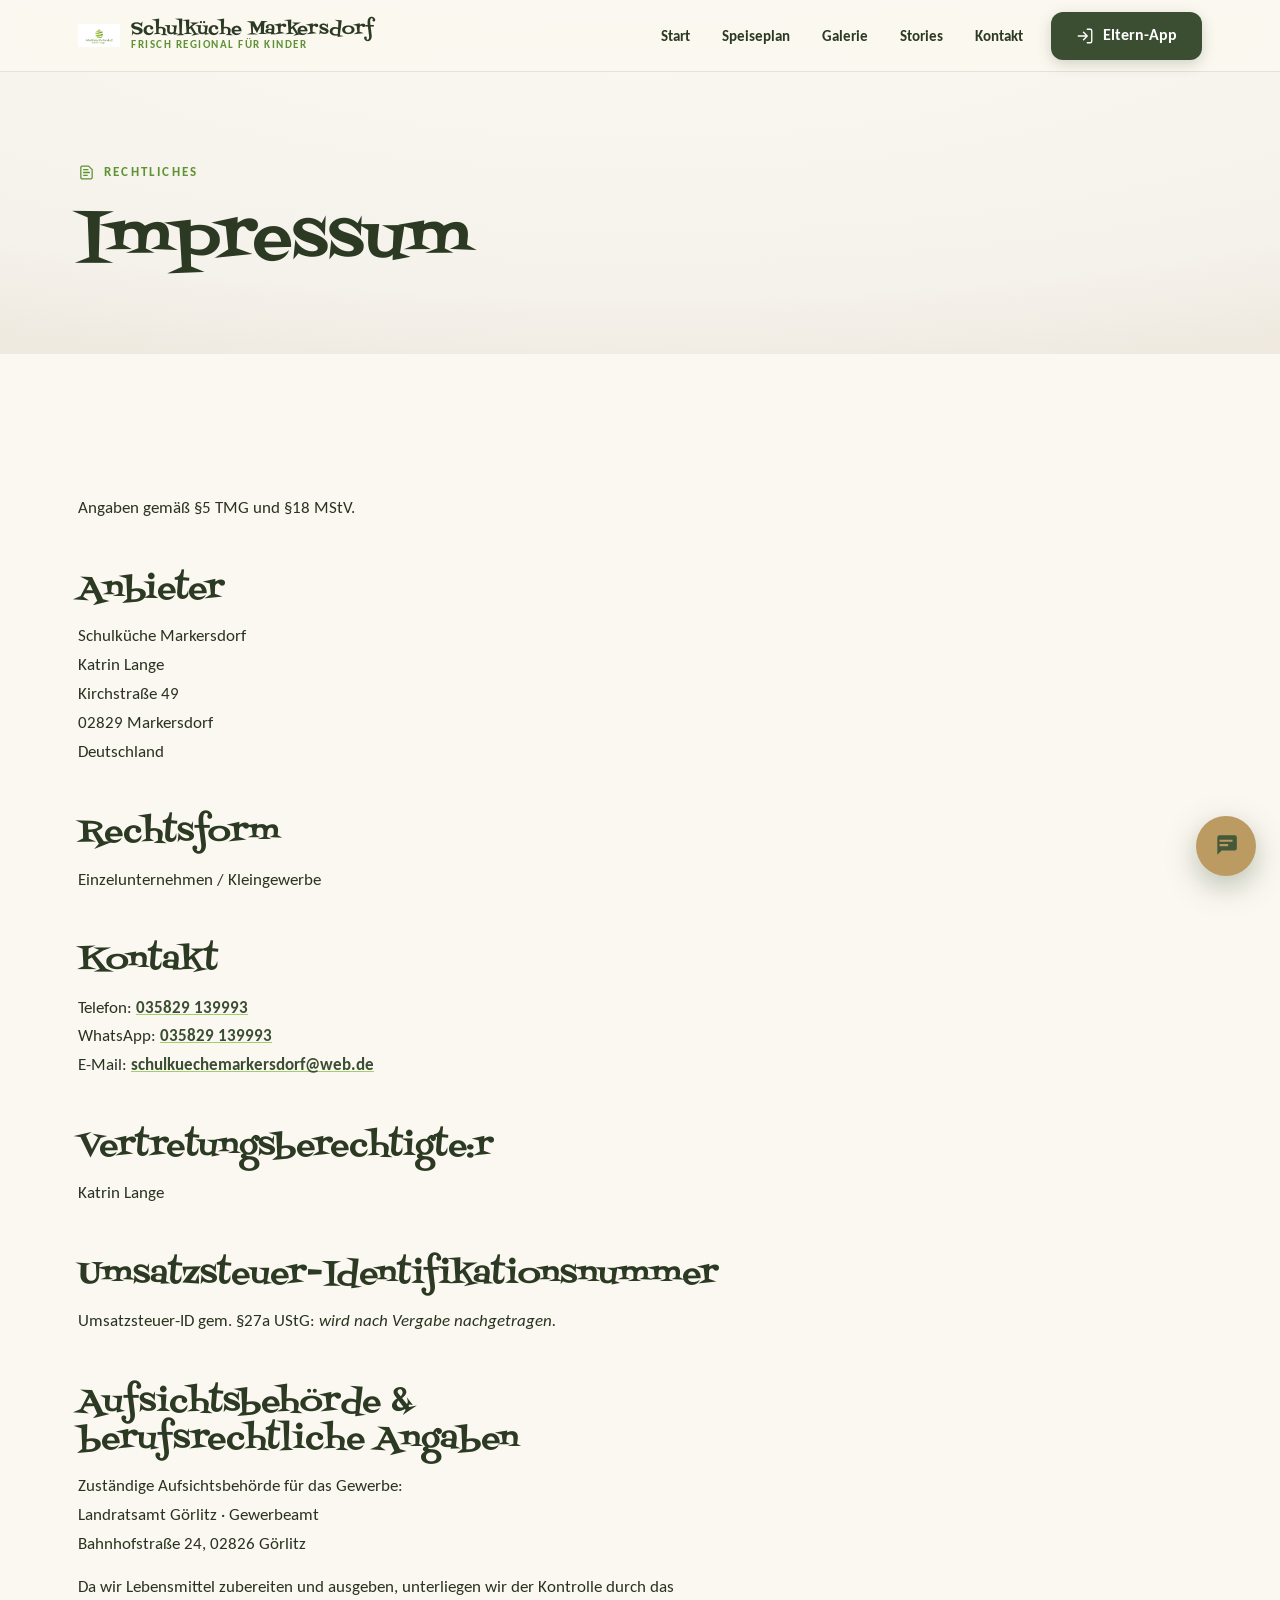
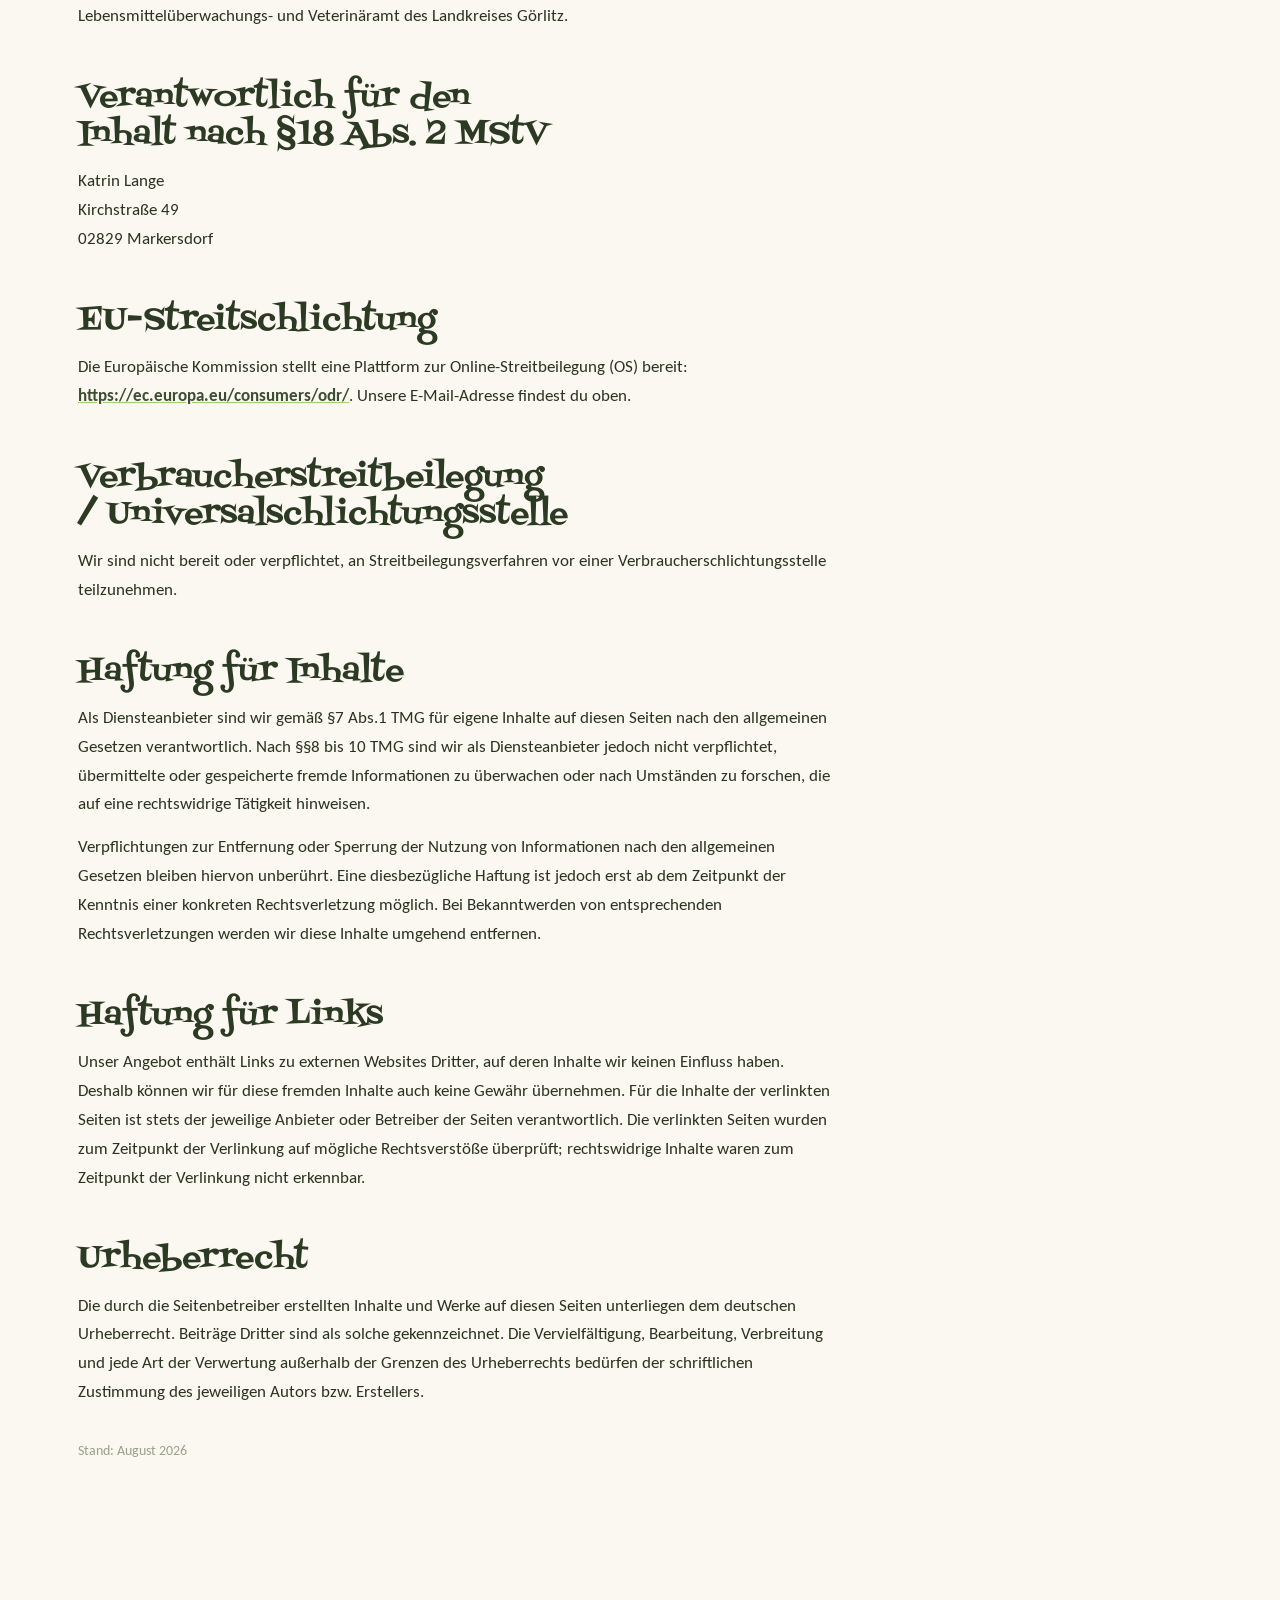
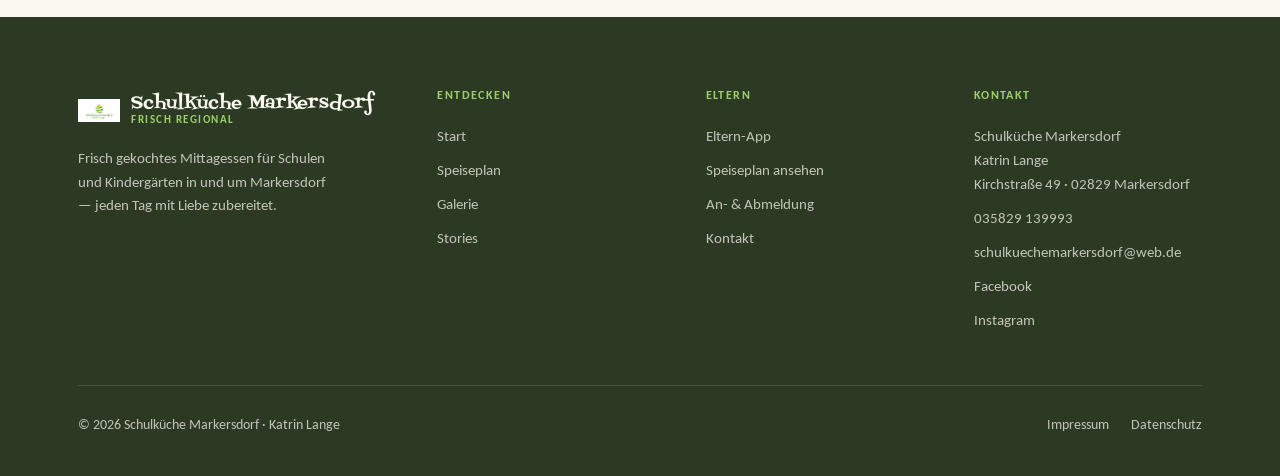
<file: impressum.html>
<!DOCTYPE html>
<html lang="de">
<head>
<meta charset="UTF-8" />
<meta name="viewport" content="width=device-width, initial-scale=1, viewport-fit=cover" />
<title>Impressum · Schulküche Markersdorf</title>
<meta name="robots" content="noindex" />
<link rel="stylesheet" href="assets/fonts/fonts.css" />
<link rel="stylesheet" href="site.css" />

<link rel="icon" type="image/svg+xml" href="data:image/svg+xml,%3Csvg xmlns=%27http://www.w3.org/2000/svg%27 viewBox=%270 0 32 32%27%3E%3Ccircle cx=%2716%27 cy=%2716%27 r=%2715%27 fill=%27%2344583a%27/%3E%3Ctext x=%2716%27 y=%2722%27 font-family=%27Georgia,serif%27 font-size=%2718%27 font-weight=%27700%27 font-style=%27italic%27 text-anchor=%27middle%27 fill=%27%23bc9b62%27%3ES%3C/text%3E%3C/svg%3E" />
<link rel="stylesheet" href="assets/chatbot.css" />
</head>
<body data-page="impressum">

<section class="page-hero">
  <div class="wrap">
    <div class="reveal">
      <span class="eyebrow"><svg viewBox="0 0 24 24" fill="none" stroke="currentColor" stroke-width="1.8" stroke-linecap="round" stroke-linejoin="round"><path d="M4 19V5a2 2 0 0 1 2-2h9l5 5v11a2 2 0 0 1-2 2H6a2 2 0 0 1-2-2Z"/><path d="M8 8h6M8 12h8M8 16h5"/></svg> Rechtliches</span>
      <h1>Impressum</h1>
    </div>
  </div>
</section>

<section class="section cream">
  <div class="wrap">
    <div class="prose reveal">
      <p>Angaben gemäß §5 TMG und §18 MStV.</p>

      <h2>Anbieter</h2>
      <p>Schulküche Markersdorf<br />Katrin Lange<br />Kirchstraße 49<br />02829 Markersdorf<br />Deutschland</p>

      <h2>Rechtsform</h2>
      <p>Einzelunternehmen / Kleingewerbe</p>

      <h2>Kontakt</h2>
      <p>Telefon: <a href="tel:+4935829139993">035829 139993</a><br />WhatsApp: <a href="https://wa.me/4935829139993" target="_blank" rel="noopener">035829 139993</a><br />E-Mail: <a href="mailto:schulkuechemarkersdorf@web.de">schulkuechemarkersdorf@web.de</a></p>

      <h2>Vertretungsberechtigte:r</h2>
      <p>Katrin Lange</p>

      <h2>Umsatzsteuer-Identifikationsnummer</h2>
      <p>Umsatzsteuer-ID gem. §27a UStG: <em>wird nach Vergabe nachgetragen.</em></p>

      <h2>Aufsichtsbehörde &amp; berufsrechtliche Angaben</h2>
      <p>Zuständige Aufsichtsbehörde für das Gewerbe:<br />Landratsamt Görlitz · Gewerbeamt<br />Bahnhofstraße 24, 02826 Görlitz</p>
      <p>Da wir Lebensmittel zubereiten und ausgeben, unterliegen wir der Kontrolle durch das Lebensmittelüberwachungs- und Veterinäramt des Landkreises Görlitz.</p>

      <h2>Verantwortlich für den Inhalt nach §18 Abs. 2 MStV</h2>
      <p>Katrin Lange<br />Kirchstraße 49<br />02829 Markersdorf</p>

      <h2>EU-Streitschlichtung</h2>
      <p>Die Europäische Kommission stellt eine Plattform zur Online-Streitbeilegung (OS) bereit: <a href="https://ec.europa.eu/consumers/odr/" target="_blank" rel="noopener">https://ec.europa.eu/consumers/odr/</a>. Unsere E-Mail-Adresse findest du oben.</p>

      <h2>Verbraucherstreitbeilegung / Universalschlichtungsstelle</h2>
      <p>Wir sind nicht bereit oder verpflichtet, an Streitbeilegungsverfahren vor einer Verbraucherschlichtungsstelle teilzunehmen.</p>

      <h2>Haftung für Inhalte</h2>
      <p>Als Diensteanbieter sind wir gemäß §7 Abs.1 TMG für eigene Inhalte auf diesen Seiten nach den allgemeinen Gesetzen verantwortlich. Nach §§8 bis 10 TMG sind wir als Diensteanbieter jedoch nicht verpflichtet, übermittelte oder gespeicherte fremde Informationen zu überwachen oder nach Umständen zu forschen, die auf eine rechtswidrige Tätigkeit hinweisen.</p>
      <p>Verpflichtungen zur Entfernung oder Sperrung der Nutzung von Informationen nach den allgemeinen Gesetzen bleiben hiervon unberührt. Eine diesbezügliche Haftung ist jedoch erst ab dem Zeitpunkt der Kenntnis einer konkreten Rechtsverletzung möglich. Bei Bekanntwerden von entsprechenden Rechtsverletzungen werden wir diese Inhalte umgehend entfernen.</p>

      <h2>Haftung für Links</h2>
      <p>Unser Angebot enthält Links zu externen Websites Dritter, auf deren Inhalte wir keinen Einfluss haben. Deshalb können wir für diese fremden Inhalte auch keine Gewähr übernehmen. Für die Inhalte der verlinkten Seiten ist stets der jeweilige Anbieter oder Betreiber der Seiten verantwortlich. Die verlinkten Seiten wurden zum Zeitpunkt der Verlinkung auf mögliche Rechtsverstöße überprüft; rechtswidrige Inhalte waren zum Zeitpunkt der Verlinkung nicht erkennbar.</p>

      <h2>Urheberrecht</h2>
      <p>Die durch die Seitenbetreiber erstellten Inhalte und Werke auf diesen Seiten unterliegen dem deutschen Urheberrecht. Beiträge Dritter sind als solche gekennzeichnet. Die Vervielfältigung, Bearbeitung, Verbreitung und jede Art der Verwertung außerhalb der Grenzen des Urheberrechts bedürfen der schriftlichen Zustimmung des jeweiligen Autors bzw. Erstellers.</p>

      <p style="margin-top:32px;color:var(--muted-lt);font-size:14px">Stand: August 2026</p>
    </div>
  </div>
</section>

<script src="site.js"></script>
<script>
  window.SK_CHAT_CONFIG = {
    workerUrl: "https://schulkueche-chatbot.sven-lng19.workers.dev",
    datenschutzUrl: "datenschutz.html"
  };
</script>
<script defer src="assets/chatbot.js"></script>
</body>
</html>
</file>
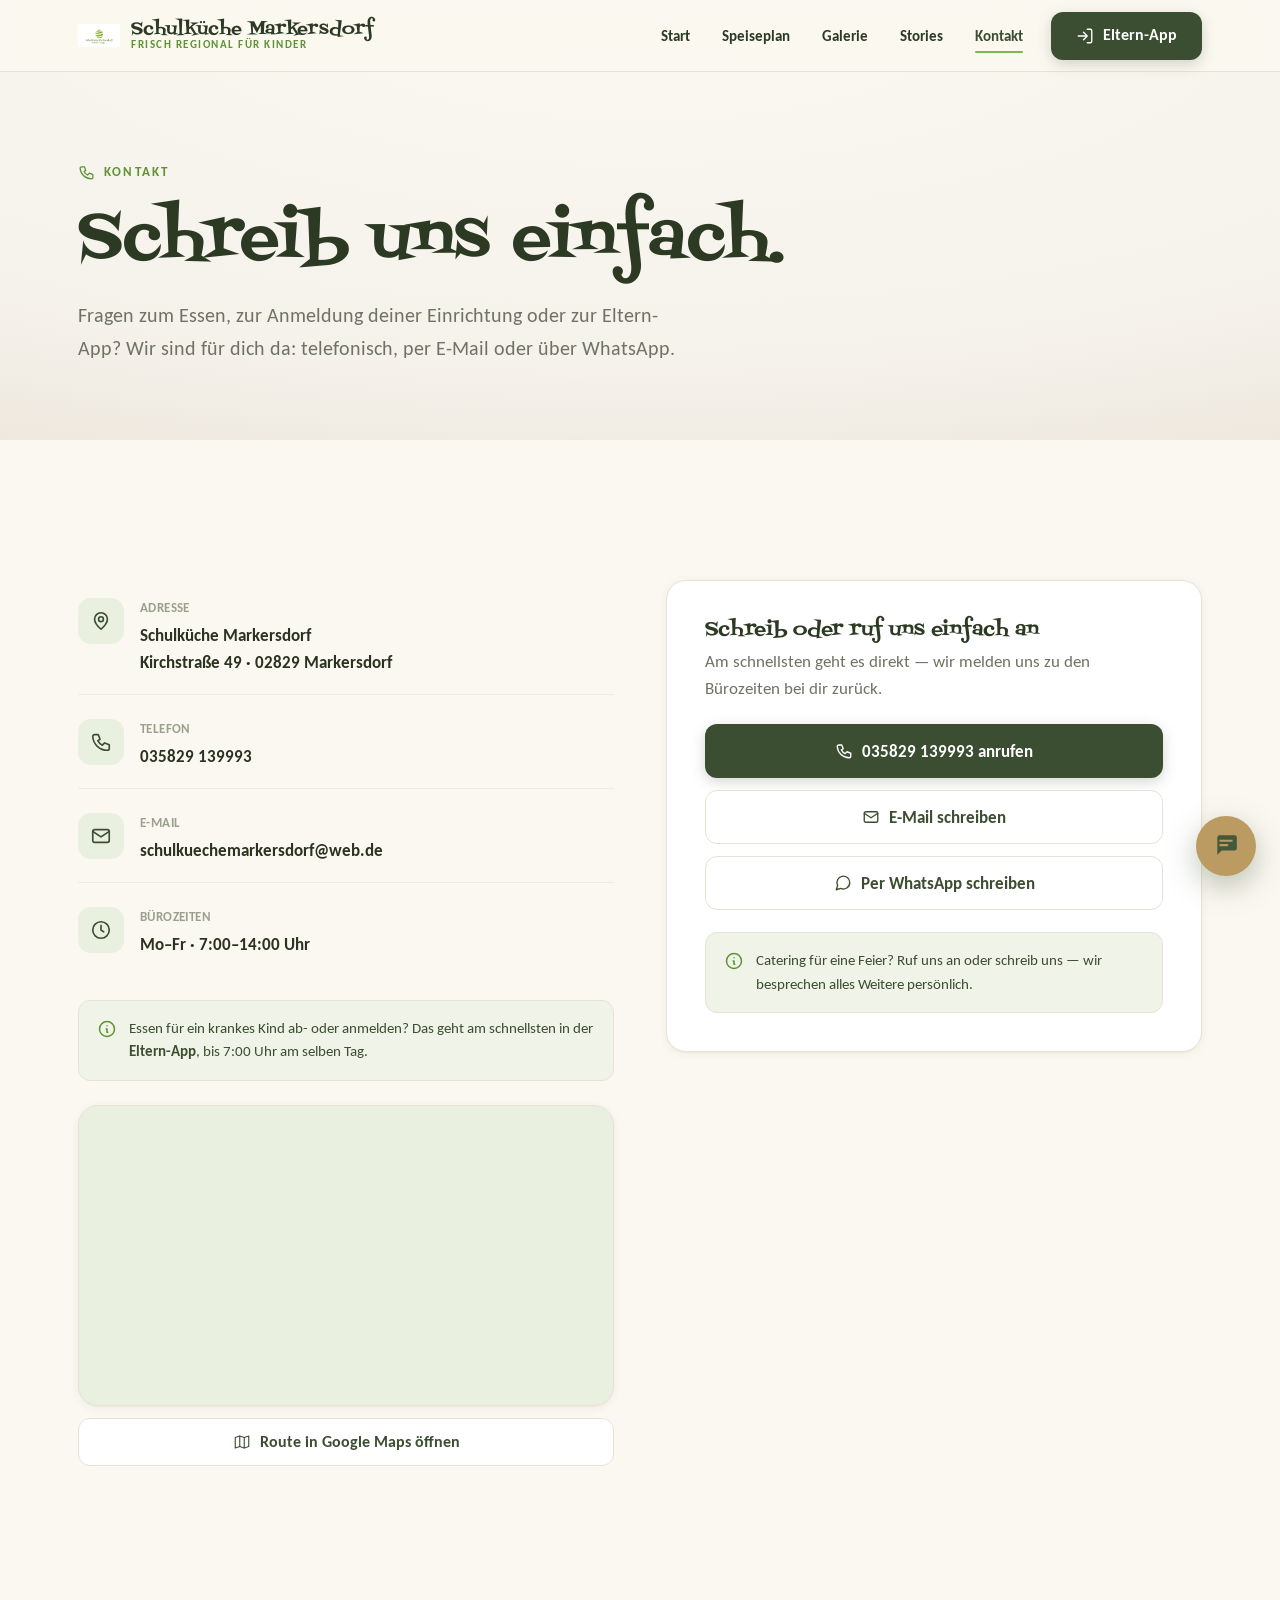
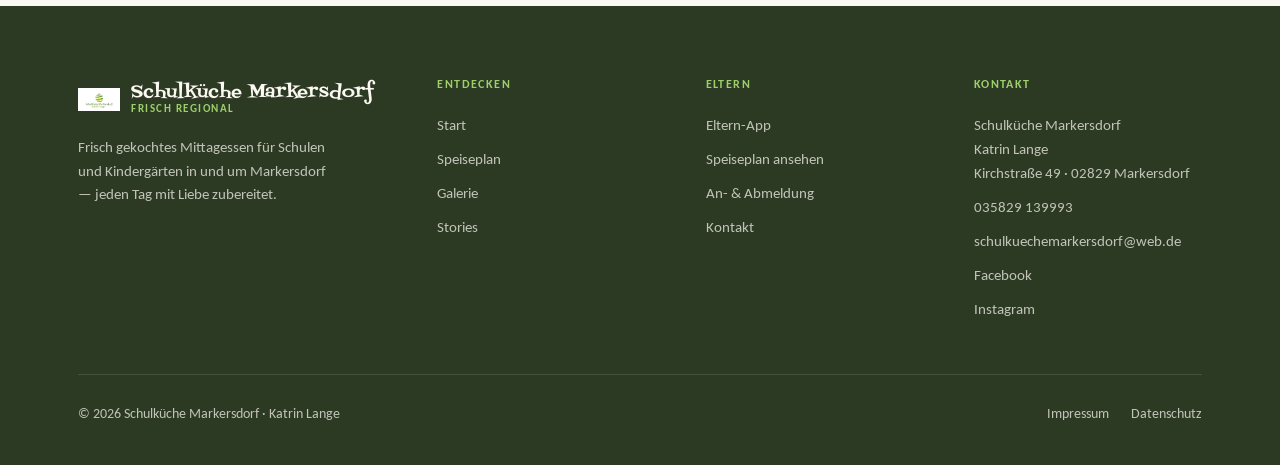
<file: kontakt.html>
<!DOCTYPE html>
<html lang="de">
<head>
<meta charset="UTF-8" />
<meta name="viewport" content="width=device-width, initial-scale=1, viewport-fit=cover" />
<title>Kontakt · Schulküche Markersdorf</title>
<meta name="description" content="So erreichst du die Schulküche Markersdorf, für Fragen zum Essen, zur Anmeldung deiner Einrichtung oder zur Eltern-App." />
<link rel="stylesheet" href="assets/fonts/fonts.css" />
<link rel="stylesheet" href="site.css" />

<link rel="icon" type="image/svg+xml" href="data:image/svg+xml,%3Csvg xmlns=%27http://www.w3.org/2000/svg%27 viewBox=%270 0 32 32%27%3E%3Ccircle cx=%2716%27 cy=%2716%27 r=%2715%27 fill=%27%2344583a%27/%3E%3Ctext x=%2716%27 y=%2722%27 font-family=%27Georgia,serif%27 font-size=%2718%27 font-weight=%27700%27 font-style=%27italic%27 text-anchor=%27middle%27 fill=%27%23bc9b62%27%3ES%3C/text%3E%3C/svg%3E" />
<link rel="stylesheet" href="assets/chatbot.css" />
</head>
<body data-page="kontakt">

<section class="page-hero">
  <div class="wrap">
    <div class="reveal">
      <span class="eyebrow"><svg viewBox="0 0 24 24" fill="none" stroke="currentColor" stroke-width="1.8" stroke-linecap="round" stroke-linejoin="round"><path d="M5 4h4l2 5-2.5 1.5a11 11 0 0 0 5 5L16 13l5 2v4a2 2 0 0 1-2 2A16 16 0 0 1 3 6a2 2 0 0 1 2-2"/></svg> Kontakt</span>
      <h1>Schreib uns einfach.</h1>
      <p class="lead">Fragen zum Essen, zur Anmeldung deiner Einrichtung oder zur Eltern-App? Wir sind für dich da: telefonisch, per E-Mail oder über WhatsApp.</p>
    </div>
  </div>
</section>

<section class="section cream">
  <div class="wrap">
    <div class="contact-grid">

      <!-- Kontaktdaten -->
      <div class="reveal">
        <ul class="info-list">
          <li class="info-row">
            <span class="ico"><svg viewBox="0 0 24 24" fill="none" stroke="currentColor" stroke-width="1.8" stroke-linecap="round" stroke-linejoin="round"><path d="M12 21s-7-6.3-7-11a7 7 0 0 1 14 0c0 4.7-7 11-7 11"/><circle cx="12" cy="10" r="2.6"/></svg></span>
            <span class="it"><b>Adresse</b><p>Schulküche Markersdorf<br />Kirchstraße 49 · 02829 Markersdorf</p></span>
          </li>
          <li class="info-row">
            <span class="ico"><svg viewBox="0 0 24 24" fill="none" stroke="currentColor" stroke-width="1.8" stroke-linecap="round" stroke-linejoin="round"><path d="M5 4h4l2 5-2.5 1.5a11 11 0 0 0 5 5L16 13l5 2v4a2 2 0 0 1-2 2A16 16 0 0 1 3 6a2 2 0 0 1 2-2"/></svg></span>
            <span class="it"><b>Telefon</b><a href="tel:+4935829139993">035829 139993</a></span>
          </li>
          <li class="info-row">
            <span class="ico"><svg viewBox="0 0 24 24" fill="none" stroke="currentColor" stroke-width="1.8" stroke-linecap="round" stroke-linejoin="round"><rect x="3" y="5" width="18" height="14" rx="2"/><path d="m3 7 9 6 9-6"/></svg></span>
            <span class="it"><b>E-Mail</b><a href="mailto:schulkuechemarkersdorf@web.de">schulkuechemarkersdorf@web.de</a></span>
          </li>
          <li class="info-row">
            <span class="ico"><svg viewBox="0 0 24 24" fill="none" stroke="currentColor" stroke-width="1.8" stroke-linecap="round" stroke-linejoin="round"><circle cx="12" cy="12" r="9"/><path d="M12 7v5l3 2"/></svg></span>
            <span class="it"><b>Bürozeiten</b><p>Mo–Fr · 7:00–14:00 Uhr</p></span>
          </li>
        </ul>

        <div class="note" style="margin-top:24px">
          <svg viewBox="0 0 24 24" fill="none" stroke="currentColor" stroke-width="1.8" stroke-linecap="round" stroke-linejoin="round"><circle cx="12" cy="12" r="9"/><path d="M12 8h.01M11 12h1v4h1"/></svg>
          <span>Essen für ein krankes Kind ab- oder anmelden? Das geht am schnellsten in der <a href="https://eltern-app.xn--schulkchemarkersdorf-uec.de/" style="color:var(--forest);font-weight:700">Eltern-App</a>, bis 7:00 Uhr am selben Tag.</span>
        </div>

        <div class="photo ratio-16-9" style="margin-top:24px">
          <iframe
            src="https://maps.google.com/maps?q=Schulk%C3%BCche%20Markersdorf%2C%20Kirchstra%C3%9Fe%2049%2C%2002829%20Markersdorf&z=15&output=embed"
            title="Karte: Schulküche Markersdorf, Kirchstraße 49, 02829 Markersdorf"
            loading="lazy"
            referrerpolicy="no-referrer-when-downgrade"
            style="width:100%;height:100%;border:0;display:block"></iframe>
        </div>
        <a class="btn btn-ghost btn-block" style="margin-top:12px" href="https://www.google.com/maps/search/?api=1&amp;query=Schulk%C3%BCche+Markersdorf+Kirchstra%C3%9Fe+49+02829+Markersdorf" target="_blank" rel="noopener">
          <svg viewBox="0 0 24 24" fill="none" stroke="currentColor" stroke-width="1.5" stroke-linecap="round" stroke-linejoin="round"><path d="M9 4 3 6v14l6-2 6 2 6-2V4l-6 2-6-2Z"/><path d="M9 4v14M15 6v14"/></svg>
          Route in Google Maps öffnen
        </a>
      </div>

      <!-- Direkte Kontaktwege -->
      <div class="reveal d1">
        <div class="form-card">
          <h3 style="margin:0 0 6px">Schreib oder ruf uns einfach an</h3>
          <p style="margin:0 0 22px;color:var(--muted)">
            Am schnellsten geht es direkt — wir melden uns zu den Bürozeiten bei dir zurück.
          </p>

          <a class="btn btn-primary btn-block btn-lg" href="tel:+4935829139993" style="margin-bottom:12px">
            <svg viewBox="0 0 24 24" fill="none" stroke="currentColor" stroke-width="1.8" stroke-linecap="round" stroke-linejoin="round"><path d="M5 4h4l2 5-2.5 1.5a11 11 0 0 0 5 5L16 13l5 2v4a2 2 0 0 1-2 2A16 16 0 0 1 3 6a2 2 0 0 1 2-2"/></svg>
            035829 139993 anrufen
          </a>

          <a class="btn btn-ghost btn-block btn-lg" href="mailto:schulkuechemarkersdorf@web.de" style="margin-bottom:12px">
            <svg viewBox="0 0 24 24" fill="none" stroke="currentColor" stroke-width="1.8" stroke-linecap="round" stroke-linejoin="round"><rect x="3" y="5" width="18" height="14" rx="2"/><path d="m3 7 9 6 9-6"/></svg>
            E-Mail schreiben
          </a>

          <a class="btn btn-ghost btn-block btn-lg" href="https://wa.me/4935829139993" target="_blank" rel="noopener">
            <svg viewBox="0 0 24 24" fill="none" stroke="currentColor" stroke-width="1.8" stroke-linecap="round" stroke-linejoin="round"><path d="M21 11.5a8.5 8.5 0 0 1-12.2 7.6L3 21l1.9-5.8A8.5 8.5 0 1 1 21 11.5Z"/></svg>
            Per WhatsApp schreiben
          </a>

          <div class="note" style="margin-top:22px">
            <svg viewBox="0 0 24 24" fill="none" stroke="currentColor" stroke-width="1.8" stroke-linecap="round" stroke-linejoin="round"><circle cx="12" cy="12" r="9"/><path d="M12 8h.01M11 12h1v4h1"/></svg>
            <span>Catering für eine Feier? Ruf uns an oder schreib uns — wir besprechen alles Weitere persönlich.</span>
          </div>
        </div>
      </div>

    </div>
  </div>
</section>

<script src="site.js"></script>
<script>
  window.SK_CHAT_CONFIG = {
    workerUrl: "https://schulkueche-chatbot.sven-lng19.workers.dev",
    datenschutzUrl: "datenschutz.html"
  };
</script>
<script defer src="assets/chatbot.js"></script>
</body>
</html>
</file>
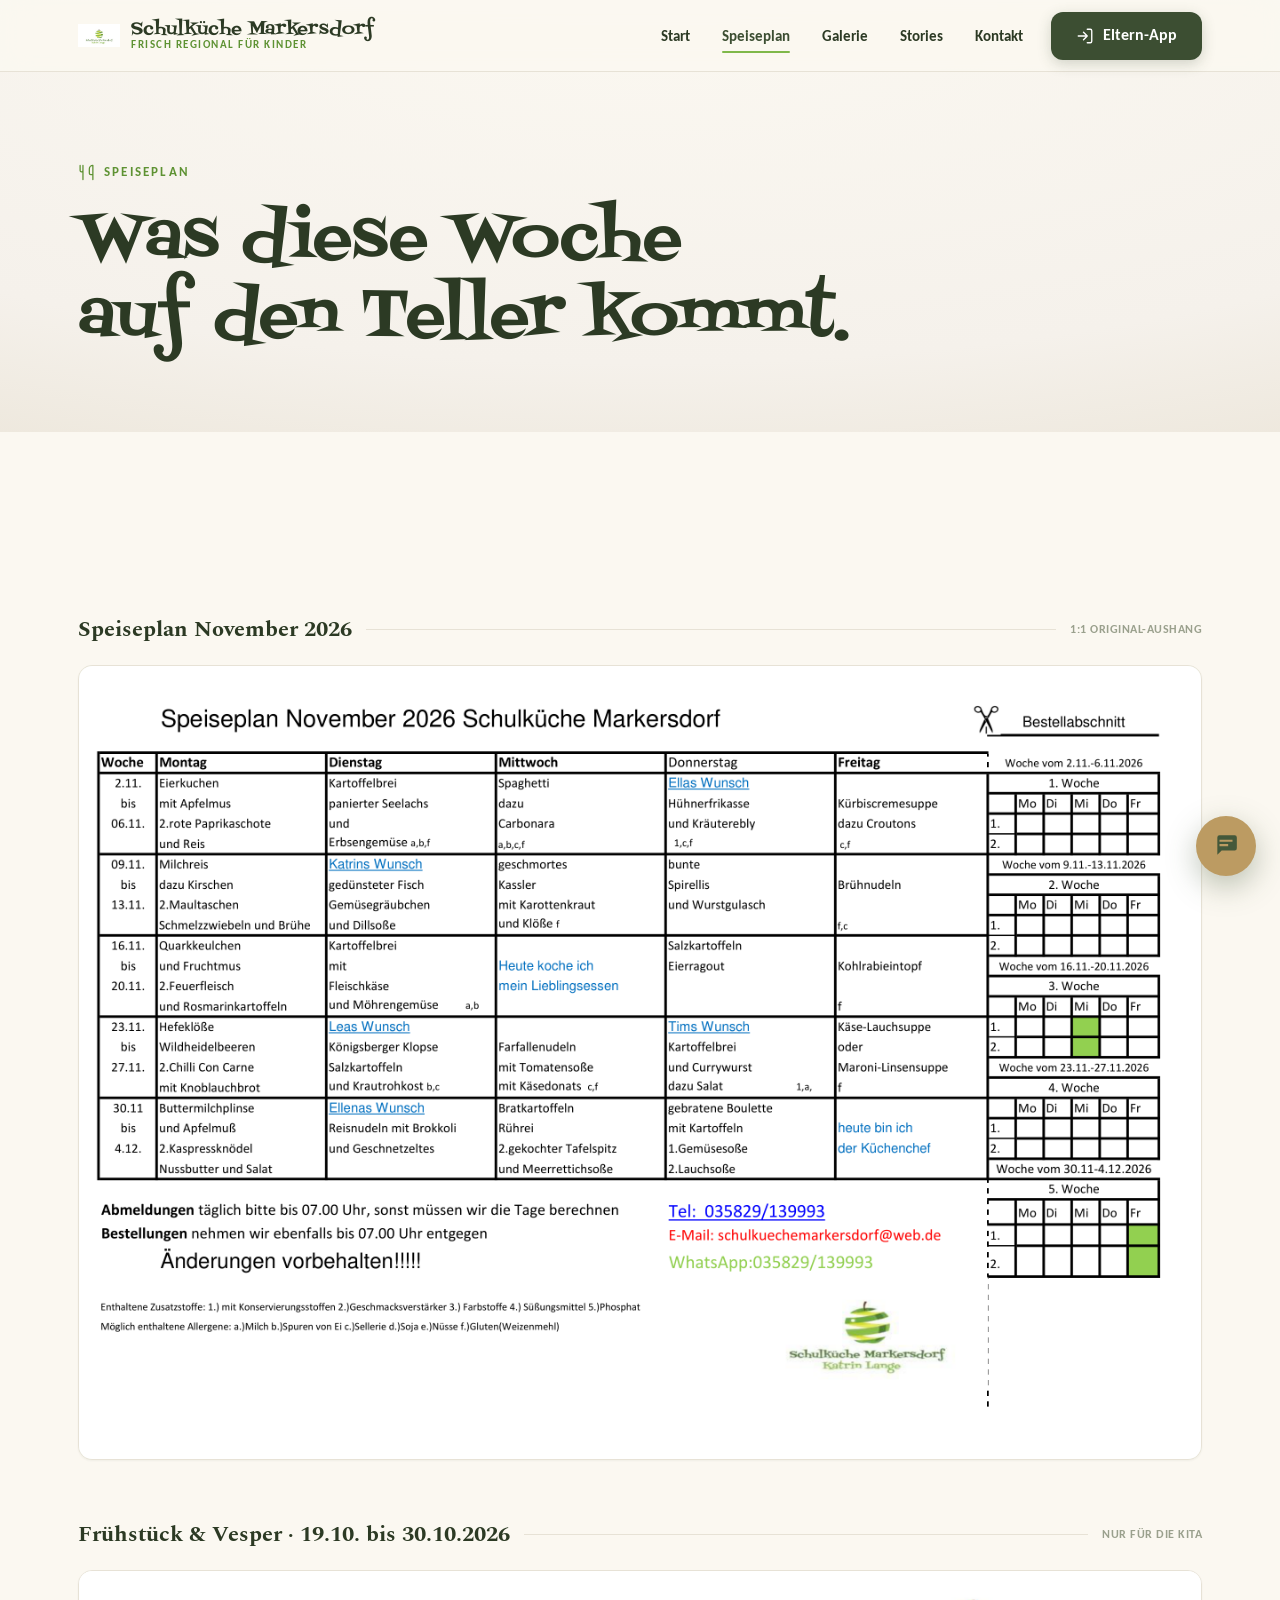
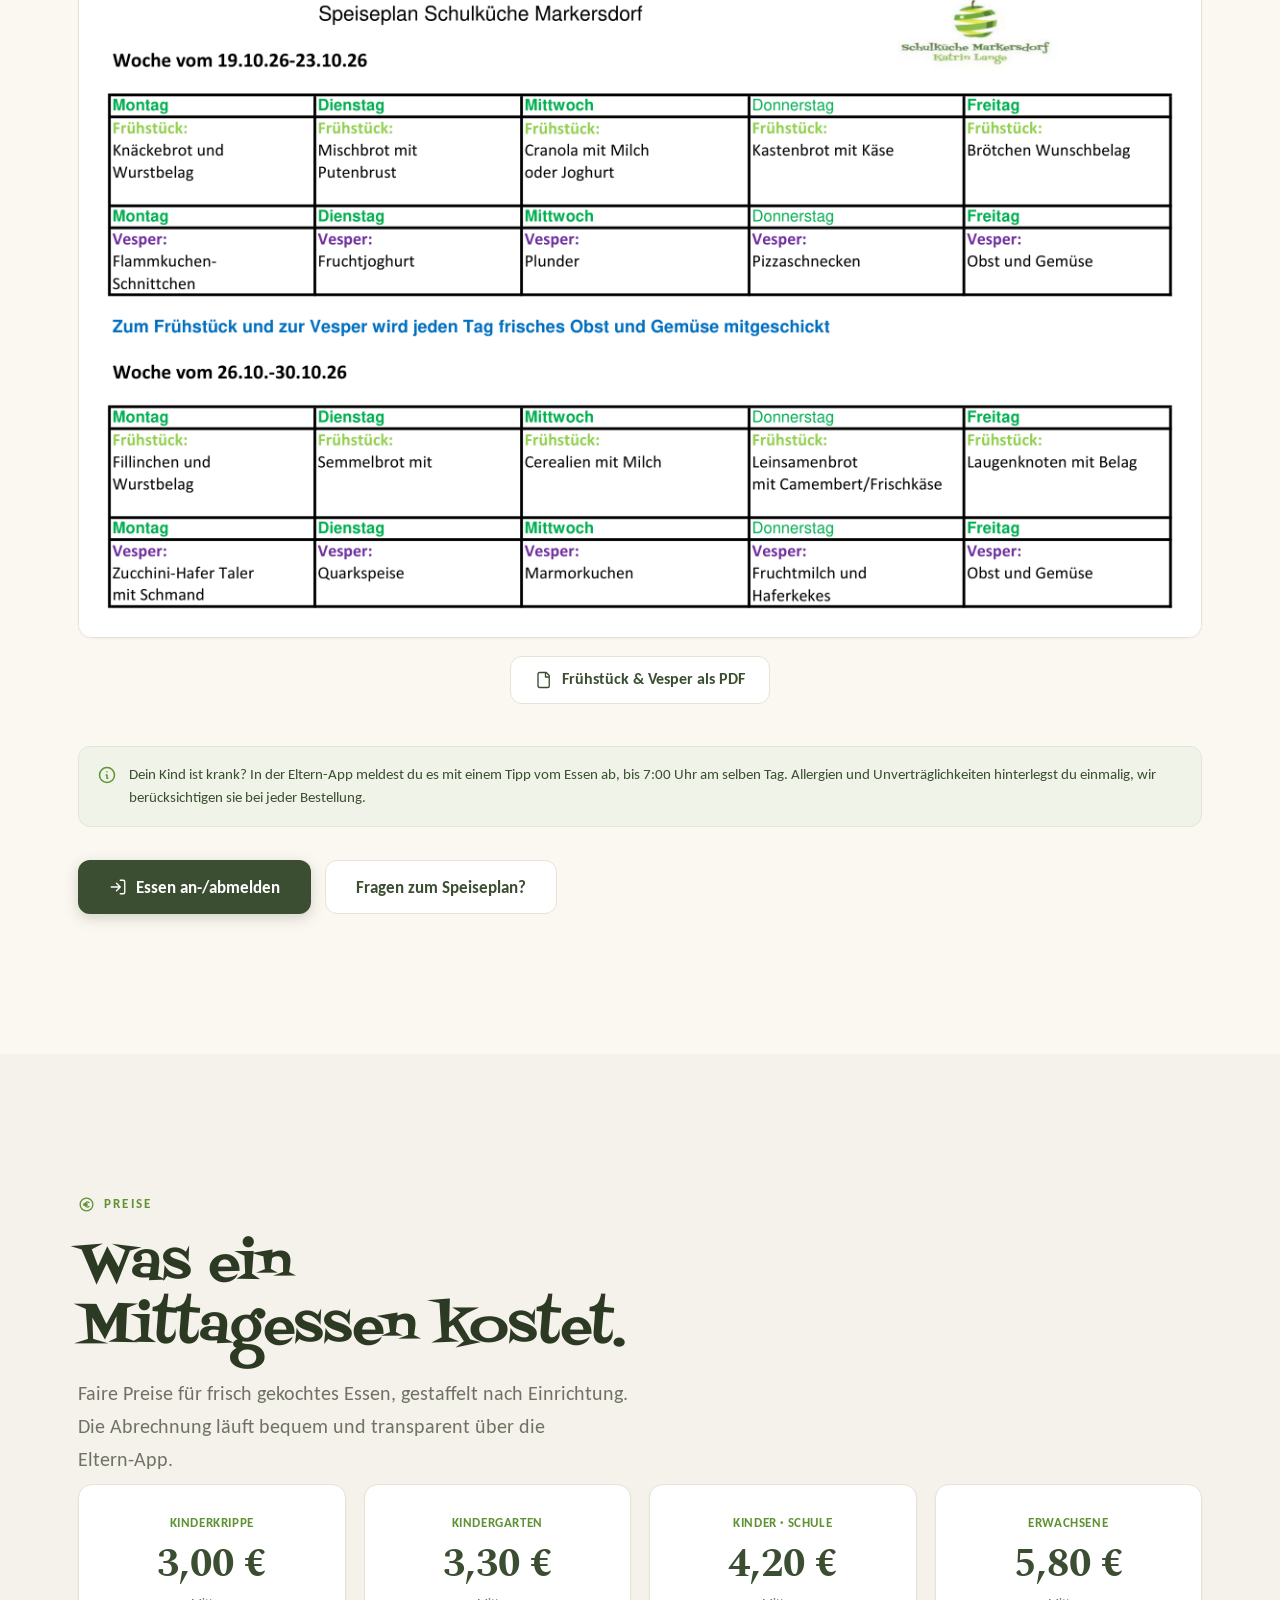
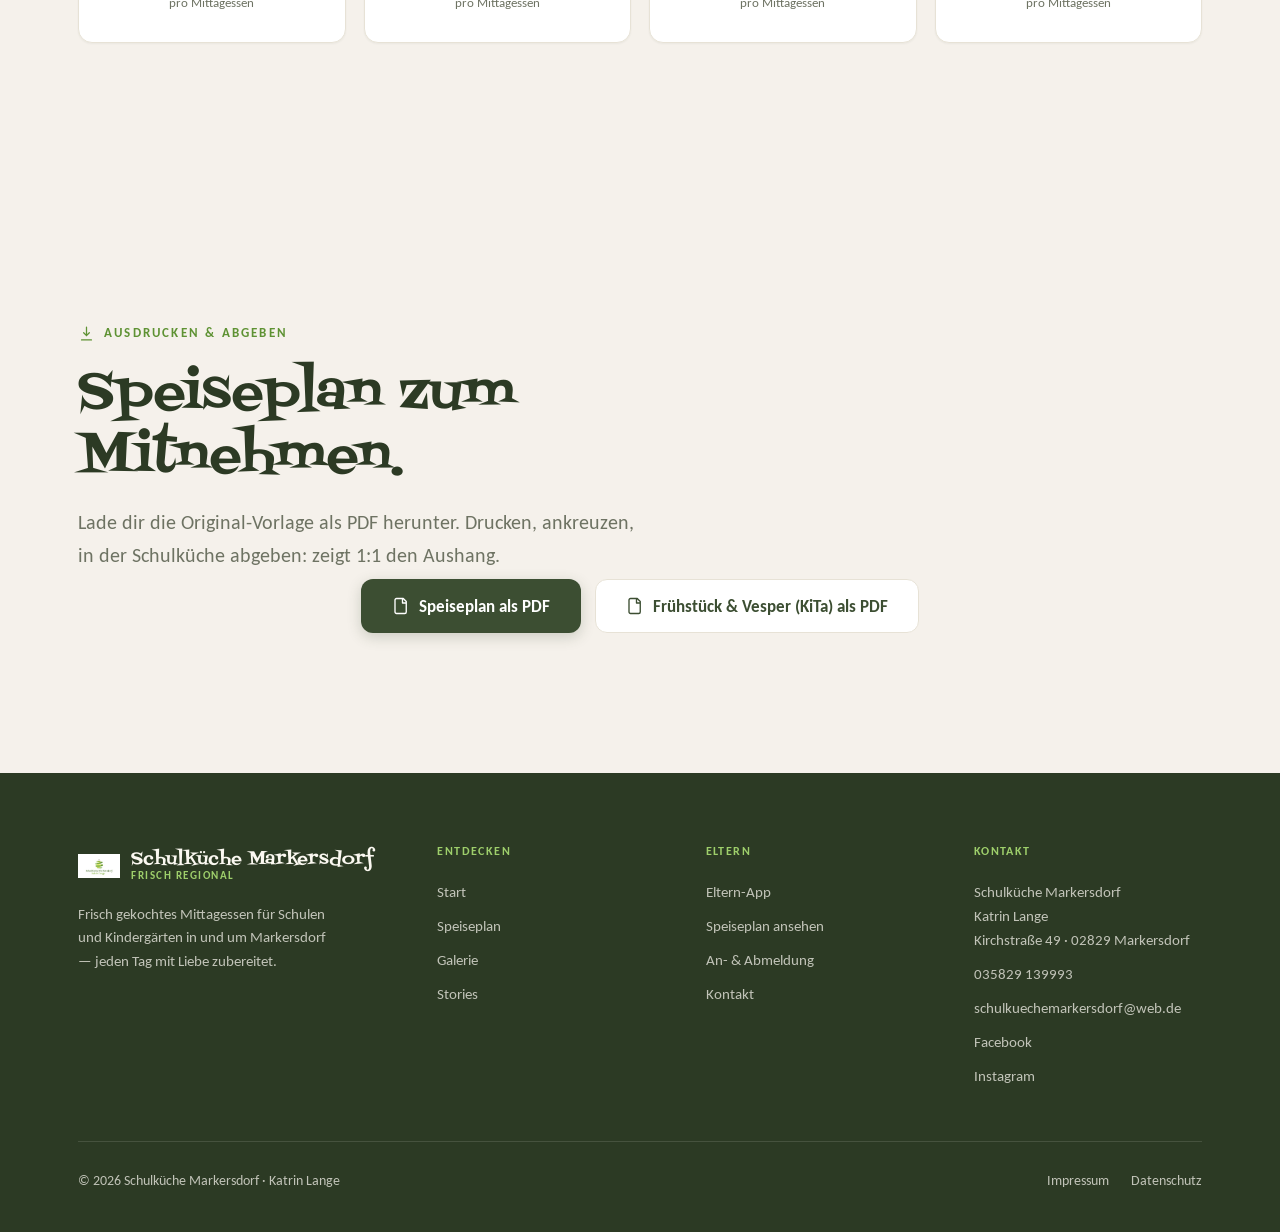
<file: speisekarte.html>
<!DOCTYPE html>
<html lang="de">
<head>
<meta charset="UTF-8" />
<meta name="viewport" content="width=device-width, initial-scale=1, viewport-fit=cover" />
<title>Speiseplan · Schulküche Markersdorf</title>
<meta name="description" content="Unser Speiseplan für Schulen und Kindergärten, jeden Tag zwei frisch gekochte Gerichte zur Wahl, eines davon vegetarisch." />
<link rel="stylesheet" href="assets/fonts/fonts.css" />
<link rel="stylesheet" href="site.css" />

<link rel="icon" type="image/svg+xml" href="data:image/svg+xml,%3Csvg xmlns=%27http://www.w3.org/2000/svg%27 viewBox=%270 0 32 32%27%3E%3Ccircle cx=%2716%27 cy=%2716%27 r=%2715%27 fill=%27%2344583a%27/%3E%3Ctext x=%2716%27 y=%2722%27 font-family=%27Georgia,serif%27 font-size=%2718%27 font-weight=%27700%27 font-style=%27italic%27 text-anchor=%27middle%27 fill=%27%23bc9b62%27%3ES%3C/text%3E%3C/svg%3E" />
<link rel="stylesheet" href="assets/chatbot.css" />
</head>
<body data-page="speiseplan">

<section class="page-hero">
  <div class="wrap">
    <div class="reveal">
      <span class="eyebrow"><svg viewBox="0 0 24 24" fill="none" stroke="currentColor" stroke-width="1.8" stroke-linecap="round" stroke-linejoin="round"><path d="M3 2v7c0 1.1.9 2 2 2a2 2 0 0 0 2-2V2M7 2v20M21 15V2a5 5 0 0 0-5 5v6c0 1.1.9 2 2 2h3Zm0 0v7"/></svg> Speiseplan</span>
      <h1>Was diese Woche<br />auf den Teller kommt.</h1>
    </div>
  </div>
</section>

<section class="section cream">
  <div class="wrap">

    <!-- Aktueller Speiseplan · Original-Aushang -->
    <div class="week-block reveal">
      <div class="week-label">
        <b>Speiseplan November 2026</b><span class="line"></span><span class="chip">1:1 Original-Aushang</span>
      </div>
      <div class="photo reveal" style="border-radius:var(--r);overflow:hidden;box-shadow:var(--shadow-sm);border:1px solid var(--line)">
        <img src="assets/bilder/speiseplan-november-2026.png" alt="Speiseplan November 2026 der Schulküche Markersdorf mit allen 5 Wochen und allen Gerichten" loading="lazy" style="width:100%;display:block" />
      </div>
    </div>

    <!-- KiTa · Frühstück & Vesper (ergänzt den Mittags-Speiseplan, ersetzt ihn nicht) -->
    <div class="week-block reveal" style="margin-top:56px">
      <div class="week-label">
        <b>Frühstück &amp; Vesper · 19.10. bis 30.10.2026</b><span class="line"></span><span class="chip">Nur für die KiTa</span>
      </div>
      <div class="photo reveal" style="border-radius:var(--r);overflow:hidden;box-shadow:var(--shadow-sm);border:1px solid var(--line);background:#fff">
        <img src="assets/bilder/kita-fruehstueck-vesper-2026-10-19.png" alt="Frühstück- und Vesperplan der KiTa vom 19.10. bis 30.10.2026 der Schulküche Markersdorf" loading="lazy" style="width:100%;display:block" />
      </div>
      <div style="margin-top:18px;display:flex;justify-content:center">
        <a class="btn btn-ghost" href="assets/speiseplan/2026-10-19-kita-fruehstueck-vesper.pdf" target="_blank" rel="noopener">
          <svg viewBox="0 0 24 24" fill="none" stroke="currentColor" stroke-width="1.8" stroke-linecap="round" stroke-linejoin="round"><path d="M14 3v5h5M6 2h9l4 4v14a2 2 0 0 1-2 2H6a2 2 0 0 1-2-2V4a2 2 0 0 1 2-2Z"/></svg>
          Frühstück &amp; Vesper als PDF
        </a>
      </div>
    </div>

    <div class="note reveal" style="margin-top:42px">
      <svg viewBox="0 0 24 24" fill="none" stroke="currentColor" stroke-width="1.8" stroke-linecap="round" stroke-linejoin="round"><circle cx="12" cy="12" r="9"/><path d="M12 8h.01M11 12h1v4h1"/></svg>
      <span>Dein Kind ist krank? In der Eltern-App meldest du es mit einem Tipp vom Essen ab, bis 7:00 Uhr am selben Tag. Allergien und Unverträglichkeiten hinterlegst du einmalig, wir berücksichtigen sie bei jeder Bestellung.</span>
    </div>

    <div class="reveal" style="margin-top:34px;display:flex;gap:14px;flex-wrap:wrap">
      <a class="btn btn-primary btn-lg" href="https://eltern-app.xn--schulkchemarkersdorf-uec.de/"><svg viewBox="0 0 24 24" fill="none" stroke="currentColor" stroke-width="1.8" stroke-linecap="round" stroke-linejoin="round"><path d="M15 3h4a2 2 0 0 1 2 2v14a2 2 0 0 1-2 2h-4"/><path d="M10 17l5-5-5-5M15 12H3"/></svg> Essen an-/abmelden</a>
      <a class="btn btn-ghost btn-lg" href="kontakt.html">Fragen zum Speiseplan?</a>
    </div>
  </div>
</section>

<!-- ============================================================
     Preise
     ============================================================ -->
<section class="section beige">
  <div class="wrap">
    <div class="section-head reveal">
      <span class="eyebrow"><svg viewBox="0 0 24 24" fill="none" stroke="currentColor" stroke-width="1.8" stroke-linecap="round" stroke-linejoin="round"><circle cx="12" cy="12" r="9"/><path d="M15.5 9.2a3.5 3.5 0 1 0 0 5.6M8 11h5M8 13h5"/></svg> Preise</span>
      <h2>Was ein Mittagessen kostet.</h2>
      <p class="lead">Faire Preise für frisch gekochtes Essen, gestaffelt nach Einrichtung. Die Abrechnung läuft bequem und transparent über die Eltern-App.</p>
    </div>

    <div class="reveal" style="display:grid;grid-template-columns:repeat(auto-fit,minmax(190px,1fr));gap:18px;margin-top:8px">
      <div style="background:#fff;border:1px solid var(--line);border-radius:var(--r);box-shadow:var(--shadow-sm);padding:28px 24px;text-align:center">
        <div style="font-size:12.5px;font-weight:800;letter-spacing:.6px;text-transform:uppercase;color:var(--apple-dk)">Kinderkrippe</div>
        <div style="font-family:var(--serif);font-size:2.5rem;font-weight:700;color:var(--forest);line-height:1;margin-top:12px;font-variant-numeric:tabular-nums">3,00&nbsp;€</div>
        <div style="font-size:13px;color:var(--muted);margin-top:8px">pro Mittagessen</div>
      </div>
      <div style="background:#fff;border:1px solid var(--line);border-radius:var(--r);box-shadow:var(--shadow-sm);padding:28px 24px;text-align:center">
        <div style="font-size:12.5px;font-weight:800;letter-spacing:.6px;text-transform:uppercase;color:var(--apple-dk)">Kindergarten</div>
        <div style="font-family:var(--serif);font-size:2.5rem;font-weight:700;color:var(--forest);line-height:1;margin-top:12px;font-variant-numeric:tabular-nums">3,30&nbsp;€</div>
        <div style="font-size:13px;color:var(--muted);margin-top:8px">pro Mittagessen</div>
      </div>
      <div style="background:#fff;border:1px solid var(--line);border-radius:var(--r);box-shadow:var(--shadow-sm);padding:28px 24px;text-align:center">
        <div style="font-size:12.5px;font-weight:800;letter-spacing:.6px;text-transform:uppercase;color:var(--apple-dk)">Kinder · Schule</div>
        <div style="font-family:var(--serif);font-size:2.5rem;font-weight:700;color:var(--forest);line-height:1;margin-top:12px;font-variant-numeric:tabular-nums">4,20&nbsp;€</div>
        <div style="font-size:13px;color:var(--muted);margin-top:8px">pro Mittagessen</div>
      </div>
      <div style="background:#fff;border:1px solid var(--line);border-radius:var(--r);box-shadow:var(--shadow-sm);padding:28px 24px;text-align:center">
        <div style="font-size:12.5px;font-weight:800;letter-spacing:.6px;text-transform:uppercase;color:var(--apple-dk)">Erwachsene</div>
        <div style="font-family:var(--serif);font-size:2.5rem;font-weight:700;color:var(--forest);line-height:1;margin-top:12px;font-variant-numeric:tabular-nums">5,80&nbsp;€</div>
        <div style="font-size:13px;color:var(--muted);margin-top:8px">pro Mittagessen</div>
      </div>
    </div>
  </div>
</section>

<!-- ============================================================
     Download · PDF (Original-Aushang der Schulküche)
     ============================================================ -->
<section class="section beige no-print">
  <div class="wrap">
    <div class="section-head reveal">
      <span class="eyebrow"><svg viewBox="0 0 24 24" fill="none" stroke="currentColor" stroke-width="1.8" stroke-linecap="round" stroke-linejoin="round"><path d="M12 3v12m0 0 4-4m-4 4-4-4M5 21h14"/></svg> Ausdrucken &amp; abgeben</span>
      <h2>Speiseplan zum Mitnehmen.</h2>
      <p class="lead">Lade dir die Original-Vorlage als PDF herunter. Drucken, ankreuzen, in der Schulküche abgeben: zeigt 1:1 den Aushang.</p>
    </div>
    <div class="dl-row reveal" style="margin-top:8px;display:flex;gap:14px;flex-wrap:wrap;justify-content:center">
      <a class="btn btn-primary btn-lg" href="assets/speiseplan/2026-11-speiseplan-markersdorf.pdf" target="_blank" rel="noopener">
        <svg viewBox="0 0 24 24" fill="none" stroke="currentColor" stroke-width="1.8" stroke-linecap="round" stroke-linejoin="round"><path d="M14 3v5h5M6 2h9l4 4v14a2 2 0 0 1-2 2H6a2 2 0 0 1-2-2V4a2 2 0 0 1 2-2Z"/></svg>
        Speiseplan als PDF
      </a>
      <a class="btn btn-ghost btn-lg" href="assets/speiseplan/2026-10-19-kita-fruehstueck-vesper.pdf" target="_blank" rel="noopener">
        <svg viewBox="0 0 24 24" fill="none" stroke="currentColor" stroke-width="1.8" stroke-linecap="round" stroke-linejoin="round"><path d="M14 3v5h5M6 2h9l4 4v14a2 2 0 0 1-2 2H6a2 2 0 0 1-2-2V4a2 2 0 0 1 2-2Z"/></svg>
        Frühstück &amp; Vesper (KiTa) als PDF
      </a>
    </div>
  </div>
</section>

<script src="site.js"></script>
<script>
  window.SK_CHAT_CONFIG = {
    workerUrl: "https://schulkueche-chatbot.sven-lng19.workers.dev",
    datenschutzUrl: "datenschutz.html"
  };
</script>
<script defer src="assets/chatbot.js"></script>
</body>
</html>
</file>
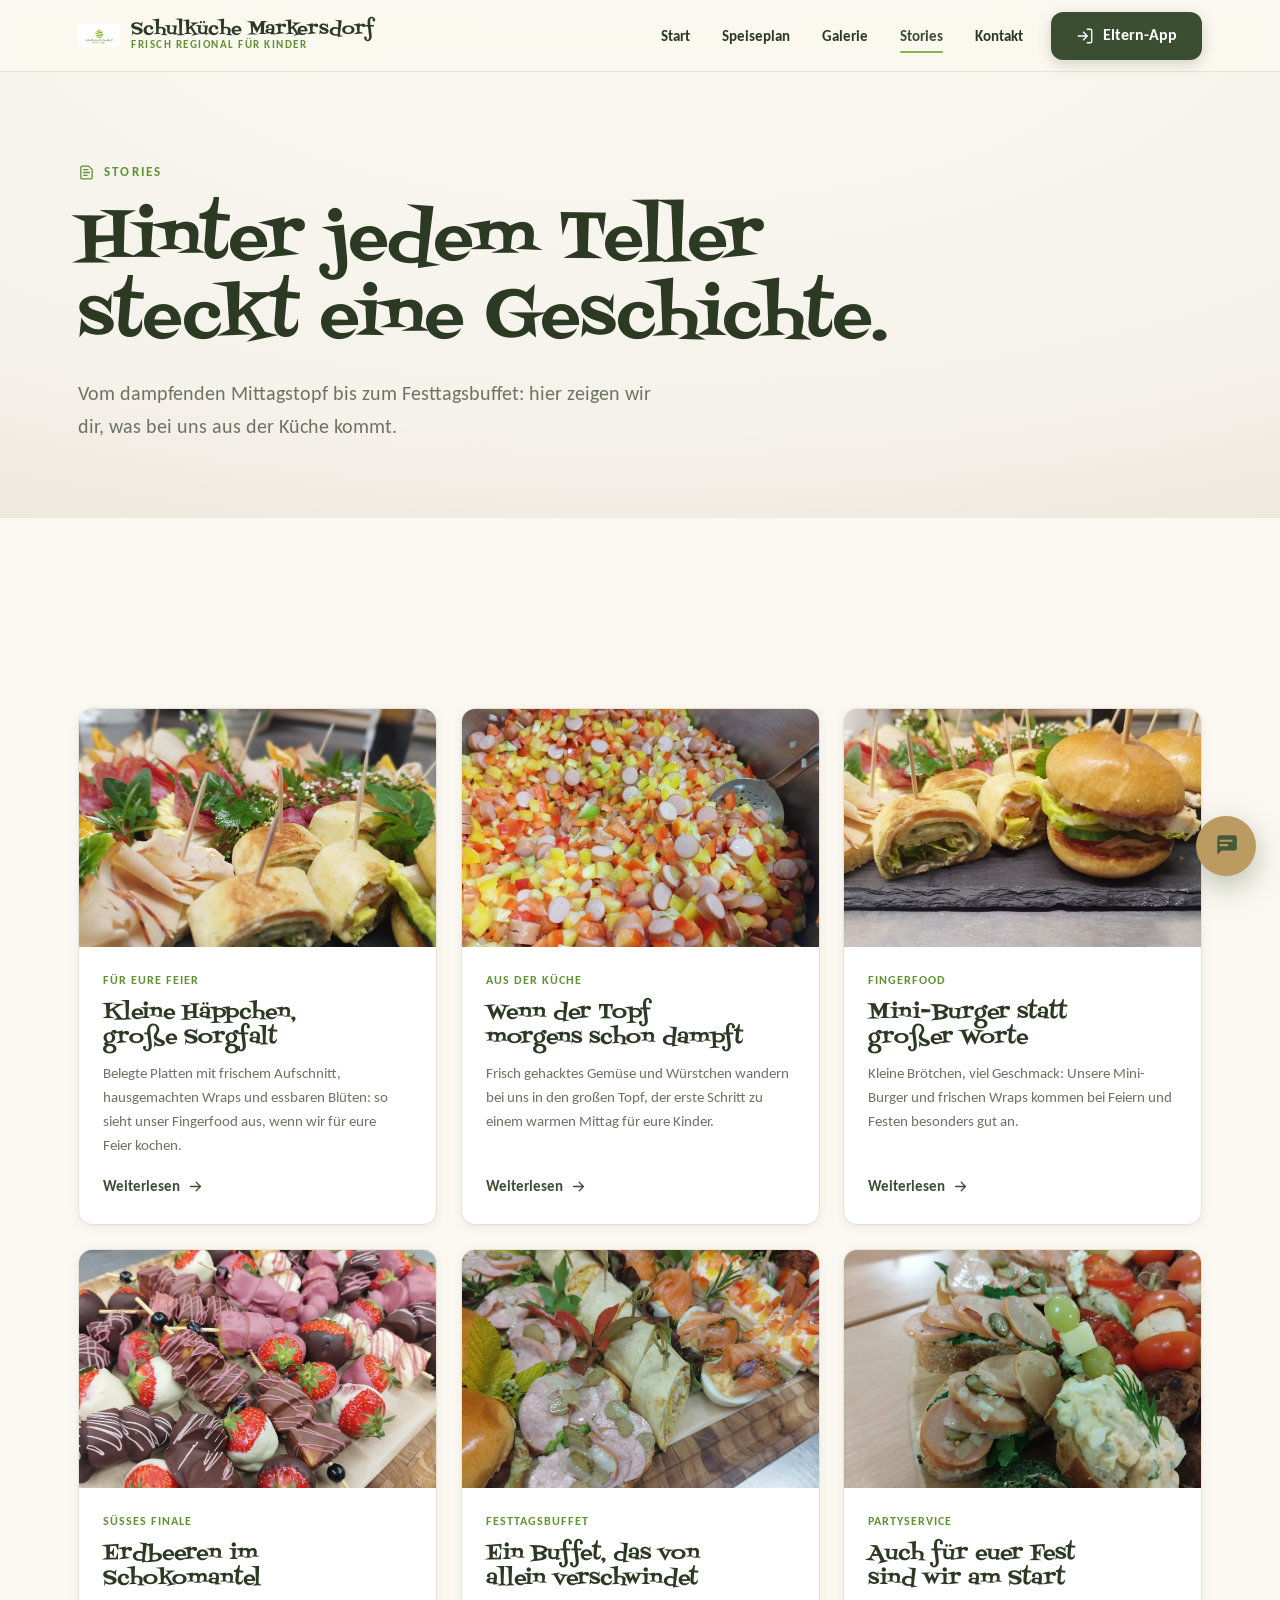
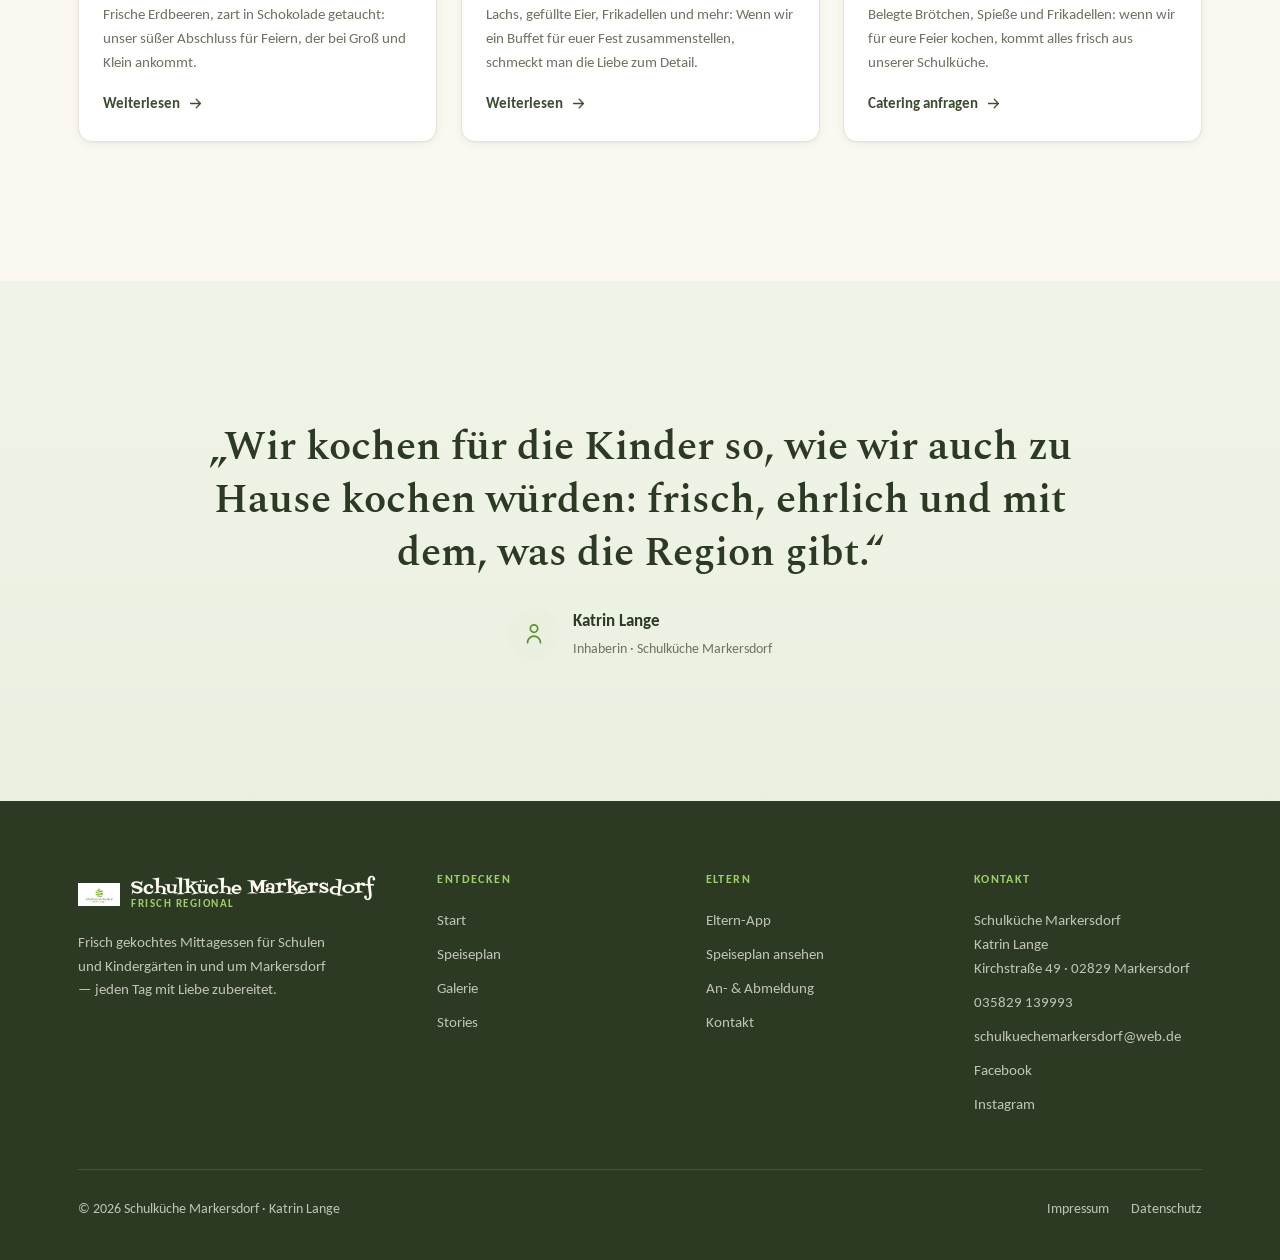
<file: stories.html>
<!DOCTYPE html>
<html lang="de">
<head>
<meta charset="UTF-8" />
<meta name="viewport" content="width=device-width, initial-scale=1, viewport-fit=cover" />
<title>Stories · Schulküche Markersdorf</title>
<meta name="description" content="Geschichten aus unserer Schulküche, über frische Zutaten, regionale Partner und das Team hinter dem Mittagessen." />
<link rel="stylesheet" href="assets/fonts/fonts.css" />
<link rel="stylesheet" href="site.css" />

<link rel="icon" type="image/svg+xml" href="data:image/svg+xml,%3Csvg xmlns=%27http://www.w3.org/2000/svg%27 viewBox=%270 0 32 32%27%3E%3Ccircle cx=%2716%27 cy=%2716%27 r=%2715%27 fill=%27%2344583a%27/%3E%3Ctext x=%2716%27 y=%2722%27 font-family=%27Georgia,serif%27 font-size=%2718%27 font-weight=%27700%27 font-style=%27italic%27 text-anchor=%27middle%27 fill=%27%23bc9b62%27%3ES%3C/text%3E%3C/svg%3E" />
<link rel="stylesheet" href="assets/chatbot.css" />
</head>
<body data-page="stories">

<section class="page-hero">
  <div class="wrap">
    <div class="reveal">
      <span class="eyebrow"><svg viewBox="0 0 24 24" fill="none" stroke="currentColor" stroke-width="1.8" stroke-linecap="round" stroke-linejoin="round"><path d="M4 19V5a2 2 0 0 1 2-2h9l5 5v11a2 2 0 0 1-2 2H6a2 2 0 0 1-2-2Z"/><path d="M8 8h6M8 12h8M8 16h5"/></svg> Stories</span>
      <h1>Hinter jedem Teller<br />steckt eine Geschichte.</h1>
      <p class="lead">Vom dampfenden Mittagstopf bis zum Festtagsbuffet: hier zeigen wir dir, was bei uns aus der Küche kommt.</p>
    </div>
  </div>
</section>

<section class="section cream">
  <div class="wrap">
    <div class="cards-3">
      <article class="story-card reveal">
        <div class="photo ratio-3-2">
          <img src="assets/bilder/story-01.jpg" alt="Frisch angerichtete Platte aus unserer Küche" loading="lazy" />
        </div>
        <div class="sc-body">
          <span class="sc-tag">Für eure Feier</span>
          <h3>Kleine Häppchen, große Sorgfalt</h3>
          <p>Belegte Platten mit frischem Aufschnitt, hausgemachten Wraps und essbaren Blüten: so sieht unser Fingerfood aus, wenn wir für eure Feier kochen.</p>
          <a class="sc-more" href="https://www.instagram.com/schulkueche_markersdorf/" target="_blank" rel="noopener">Weiterlesen<svg viewBox="0 0 24 24" fill="none" stroke="currentColor" stroke-width="1.8" stroke-linecap="round" stroke-linejoin="round"><path d="M5 12h14M13 6l6 6-6 6"/></svg></a>
        </div>
      </article>

      <article class="story-card reveal d1">
        <div class="photo ratio-3-2">
          <img src="assets/bilder/story-02.jpg" alt="Bunter, frischer Salat aus regionalen Zutaten" loading="lazy" />
        </div>
        <div class="sc-body">
          <span class="sc-tag">Aus der Küche</span>
          <h3>Wenn der Topf morgens schon dampft</h3>
          <p>Frisch gehacktes Gemüse und Würstchen wandern bei uns in den großen Topf, der erste Schritt zu einem warmen Mittag für eure Kinder.</p>
          <a class="sc-more" href="https://www.instagram.com/schulkueche_markersdorf/" target="_blank" rel="noopener">Weiterlesen<svg viewBox="0 0 24 24" fill="none" stroke="currentColor" stroke-width="1.8" stroke-linecap="round" stroke-linejoin="round"><path d="M5 12h14M13 6l6 6-6 6"/></svg></a>
        </div>
      </article>

      <article class="story-card reveal d2">
        <div class="photo ratio-3-2">
          <img src="assets/bilder/story-03.jpg" alt="Belegte Brötchen und Wraps, fein angerichtet" loading="lazy" />
        </div>
        <div class="sc-body">
          <span class="sc-tag">Fingerfood</span>
          <h3>Mini-Burger statt großer Worte</h3>
          <p>Kleine Brötchen, viel Geschmack: Unsere Mini-Burger und frischen Wraps kommen bei Feiern und Festen besonders gut an.</p>
          <a class="sc-more" href="https://www.instagram.com/schulkueche_markersdorf/" target="_blank" rel="noopener">Weiterlesen<svg viewBox="0 0 24 24" fill="none" stroke="currentColor" stroke-width="1.8" stroke-linecap="round" stroke-linejoin="round"><path d="M5 12h14M13 6l6 6-6 6"/></svg></a>
        </div>
      </article>

      <article class="story-card reveal">
        <div class="photo ratio-3-2">
          <img src="assets/bilder/story-04.jpg" alt="Süße Erdbeeren in Schokolade" loading="lazy" />
        </div>
        <div class="sc-body">
          <span class="sc-tag">Süßes Finale</span>
          <h3>Erdbeeren im Schokomantel</h3>
          <p>Frische Erdbeeren, zart in Schokolade getaucht: unser süßer Abschluss für Feiern, der bei Groß und Klein ankommt.</p>
          <a class="sc-more" href="https://www.instagram.com/schulkueche_markersdorf/" target="_blank" rel="noopener">Weiterlesen<svg viewBox="0 0 24 24" fill="none" stroke="currentColor" stroke-width="1.8" stroke-linecap="round" stroke-linejoin="round"><path d="M5 12h14M13 6l6 6-6 6"/></svg></a>
        </div>
      </article>

      <article class="story-card reveal d1">
        <div class="photo ratio-3-2">
          <img src="assets/bilder/story-05.jpg" alt="Frische Gemüse-Sticks, fein portioniert" loading="lazy" />
        </div>
        <div class="sc-body">
          <span class="sc-tag">Festtagsbuffet</span>
          <h3>Ein Buffet, das von allein verschwindet</h3>
          <p>Lachs, gefüllte Eier, Frikadellen und mehr: Wenn wir ein Buffet für euer Fest zusammenstellen, schmeckt man die Liebe zum Detail.</p>
          <a class="sc-more" href="https://www.instagram.com/schulkueche_markersdorf/" target="_blank" rel="noopener">Weiterlesen<svg viewBox="0 0 24 24" fill="none" stroke="currentColor" stroke-width="1.8" stroke-linecap="round" stroke-linejoin="round"><path d="M5 12h14M13 6l6 6-6 6"/></svg></a>
        </div>
      </article>

      <article class="story-card reveal d2">
        <div class="photo ratio-3-2">
          <img src="assets/bilder/story-06.jpg" alt="Liebevoll angerichtete Canapés" loading="lazy" />
        </div>
        <div class="sc-body">
          <span class="sc-tag">Partyservice</span>
          <h3>Auch für euer Fest sind wir am Start</h3>
          <p>Belegte Brötchen, Spieße und Frikadellen: wenn wir für eure Feier kochen, kommt alles frisch aus unserer Schulküche.</p>
          <a class="sc-more" href="kontakt.html">Catering anfragen<svg viewBox="0 0 24 24" fill="none" stroke="currentColor" stroke-width="1.8" stroke-linecap="round" stroke-linejoin="round"><path d="M5 12h14M13 6l6 6-6 6"/></svg></a>
        </div>
      </article>
    </div>
  </div>
</section>

<section class="section sage">
  <div class="wrap">
    <div class="quote reveal">
      <blockquote>„Wir kochen für die Kinder so, wie wir auch zu Hause kochen würden: frisch, ehrlich und mit dem, was die Region gibt.“</blockquote>
      <div class="qa">
        <span class="qph"><svg viewBox="0 0 24 24" fill="none" stroke="currentColor" stroke-width="1.6" stroke-linecap="round" stroke-linejoin="round"><circle cx="12" cy="7" r="3.4"/><path d="M6 20c0-3.3 2.7-6 6-6s6 2.7 6 6"/></svg></span>
        <span class="qn"><b>Katrin Lange</b><span>Inhaberin · Schulküche Markersdorf</span></span>
      </div>
    </div>
  </div>
</section>

<script src="site.js"></script>
<script>
  window.SK_CHAT_CONFIG = {
    workerUrl: "https://schulkueche-chatbot.sven-lng19.workers.dev",
    datenschutzUrl: "datenschutz.html"
  };
</script>
<script defer src="assets/chatbot.js"></script>
</body>
</html>
</file>
<file: assets/fonts/fonts.css>
/* Lokal gehostete Schriften — kein Abruf bei Google.
   Quelle: Google Fonts, alle unter SIL Open Font License.
   Erzeugt am 2026-08-03. */

/* Carlito 400 italic — latin-ext */
@font-face {
  font-family: 'Carlito';
  font-style: italic;
  font-weight: 400;
  font-display: swap;
  src: url(carlito-400-italic-latin-ext.woff2) format('woff2');
  unicode-range: U+0100-02BA, U+02BD-02C5, U+02C7-02CC, U+02CE-02D7, U+02DD-02FF, U+0304, U+0308, U+0329, U+1D00-1DBF, U+1E00-1E9F, U+1EF2-1EFF, U+2020, U+20A0-20AB, U+20AD-20C0, U+2113, U+2C60-2C7F, U+A720-A7FF;
}

/* Carlito 400 italic — latin */
@font-face {
  font-family: 'Carlito';
  font-style: italic;
  font-weight: 400;
  font-display: swap;
  src: url(carlito-400-italic-latin.woff2) format('woff2');
  unicode-range: U+0000-00FF, U+0131, U+0152-0153, U+02BB-02BC, U+02C6, U+02DA, U+02DC, U+0304, U+0308, U+0329, U+2000-206F, U+20AC, U+2122, U+2191, U+2193, U+2212, U+2215, U+FEFF, U+FFFD;
}

/* Carlito 400 normal — latin-ext */
@font-face {
  font-family: 'Carlito';
  font-style: normal;
  font-weight: 400;
  font-display: swap;
  src: url(carlito-400-latin-ext.woff2) format('woff2');
  unicode-range: U+0100-02BA, U+02BD-02C5, U+02C7-02CC, U+02CE-02D7, U+02DD-02FF, U+0304, U+0308, U+0329, U+1D00-1DBF, U+1E00-1E9F, U+1EF2-1EFF, U+2020, U+20A0-20AB, U+20AD-20C0, U+2113, U+2C60-2C7F, U+A720-A7FF;
}

/* Carlito 400 normal — latin */
@font-face {
  font-family: 'Carlito';
  font-style: normal;
  font-weight: 400;
  font-display: swap;
  src: url(carlito-400-latin.woff2) format('woff2');
  unicode-range: U+0000-00FF, U+0131, U+0152-0153, U+02BB-02BC, U+02C6, U+02DA, U+02DC, U+0304, U+0308, U+0329, U+2000-206F, U+20AC, U+2122, U+2191, U+2193, U+2212, U+2215, U+FEFF, U+FFFD;
}

/* Carlito 700 normal — latin-ext */
@font-face {
  font-family: 'Carlito';
  font-style: normal;
  font-weight: 700;
  font-display: swap;
  src: url(carlito-700-latin-ext.woff2) format('woff2');
  unicode-range: U+0100-02BA, U+02BD-02C5, U+02C7-02CC, U+02CE-02D7, U+02DD-02FF, U+0304, U+0308, U+0329, U+1D00-1DBF, U+1E00-1E9F, U+1EF2-1EFF, U+2020, U+20A0-20AB, U+20AD-20C0, U+2113, U+2C60-2C7F, U+A720-A7FF;
}

/* Carlito 700 normal — latin */
@font-face {
  font-family: 'Carlito';
  font-style: normal;
  font-weight: 700;
  font-display: swap;
  src: url(carlito-700-latin.woff2) format('woff2');
  unicode-range: U+0000-00FF, U+0131, U+0152-0153, U+02BB-02BC, U+02C6, U+02DA, U+02DC, U+0304, U+0308, U+0329, U+2000-206F, U+20AC, U+2122, U+2191, U+2193, U+2212, U+2215, U+FEFF, U+FFFD;
}

/* Fontdiner Swanky 400 normal — latin */
@font-face {
  font-family: 'Fontdiner Swanky';
  font-style: normal;
  font-weight: 400;
  font-display: swap;
  src: url(fontdiner-swanky-400-latin.woff2) format('woff2');
  unicode-range: U+0000-00FF, U+0131, U+0152-0153, U+02BB-02BC, U+02C6, U+02DA, U+02DC, U+0304, U+0308, U+0329, U+2000-206F, U+20AC, U+2122, U+2191, U+2193, U+2212, U+2215, U+FEFF, U+FFFD;
}

/* Spectral 500 normal — latin-ext */
@font-face {
  font-family: 'Spectral';
  font-style: normal;
  font-weight: 500;
  font-display: swap;
  src: url(spectral-500-latin-ext.woff2) format('woff2');
  unicode-range: U+0100-02BA, U+02BD-02C5, U+02C7-02CC, U+02CE-02D7, U+02DD-02FF, U+0304, U+0308, U+0329, U+1D00-1DBF, U+1E00-1E9F, U+1EF2-1EFF, U+2020, U+20A0-20AB, U+20AD-20C0, U+2113, U+2C60-2C7F, U+A720-A7FF;
}

/* Spectral 500 normal — latin */
@font-face {
  font-family: 'Spectral';
  font-style: normal;
  font-weight: 500;
  font-display: swap;
  src: url(spectral-500-latin.woff2) format('woff2');
  unicode-range: U+0000-00FF, U+0131, U+0152-0153, U+02BB-02BC, U+02C6, U+02DA, U+02DC, U+0304, U+0308, U+0329, U+2000-206F, U+20AC, U+2122, U+2191, U+2193, U+2212, U+2215, U+FEFF, U+FFFD;
}

/* Spectral 600 normal — latin-ext */
@font-face {
  font-family: 'Spectral';
  font-style: normal;
  font-weight: 600;
  font-display: swap;
  src: url(spectral-600-latin-ext.woff2) format('woff2');
  unicode-range: U+0100-02BA, U+02BD-02C5, U+02C7-02CC, U+02CE-02D7, U+02DD-02FF, U+0304, U+0308, U+0329, U+1D00-1DBF, U+1E00-1E9F, U+1EF2-1EFF, U+2020, U+20A0-20AB, U+20AD-20C0, U+2113, U+2C60-2C7F, U+A720-A7FF;
}

/* Spectral 600 normal — latin */
@font-face {
  font-family: 'Spectral';
  font-style: normal;
  font-weight: 600;
  font-display: swap;
  src: url(spectral-600-latin.woff2) format('woff2');
  unicode-range: U+0000-00FF, U+0131, U+0152-0153, U+02BB-02BC, U+02C6, U+02DA, U+02DC, U+0304, U+0308, U+0329, U+2000-206F, U+20AC, U+2122, U+2191, U+2193, U+2212, U+2215, U+FEFF, U+FFFD;
}

/* Spectral 700 normal — latin-ext */
@font-face {
  font-family: 'Spectral';
  font-style: normal;
  font-weight: 700;
  font-display: swap;
  src: url(spectral-700-latin-ext.woff2) format('woff2');
  unicode-range: U+0100-02BA, U+02BD-02C5, U+02C7-02CC, U+02CE-02D7, U+02DD-02FF, U+0304, U+0308, U+0329, U+1D00-1DBF, U+1E00-1E9F, U+1EF2-1EFF, U+2020, U+20A0-20AB, U+20AD-20C0, U+2113, U+2C60-2C7F, U+A720-A7FF;
}

/* Spectral 700 normal — latin */
@font-face {
  font-family: 'Spectral';
  font-style: normal;
  font-weight: 700;
  font-display: swap;
  src: url(spectral-700-latin.woff2) format('woff2');
  unicode-range: U+0000-00FF, U+0131, U+0152-0153, U+02BB-02BC, U+02C6, U+02DA, U+02DC, U+0304, U+0308, U+0329, U+2000-206F, U+20AC, U+2122, U+2191, U+2193, U+2212, U+2215, U+FEFF, U+FFFD;
}

/* Spectral 800 normal — latin-ext */
@font-face {
  font-family: 'Spectral';
  font-style: normal;
  font-weight: 800;
  font-display: swap;
  src: url(spectral-800-latin-ext.woff2) format('woff2');
  unicode-range: U+0100-02BA, U+02BD-02C5, U+02C7-02CC, U+02CE-02D7, U+02DD-02FF, U+0304, U+0308, U+0329, U+1D00-1DBF, U+1E00-1E9F, U+1EF2-1EFF, U+2020, U+20A0-20AB, U+20AD-20C0, U+2113, U+2C60-2C7F, U+A720-A7FF;
}

/* Spectral 800 normal — latin */
@font-face {
  font-family: 'Spectral';
  font-style: normal;
  font-weight: 800;
  font-display: swap;
  src: url(spectral-800-latin.woff2) format('woff2');
  unicode-range: U+0000-00FF, U+0131, U+0152-0153, U+02BB-02BC, U+02C6, U+02DA, U+02DC, U+0304, U+0308, U+0329, U+2000-206F, U+20AC, U+2122, U+2191, U+2193, U+2212, U+2215, U+FEFF, U+FFFD;
}
</file>
<file: site.css>
/* ============================================================
   Schulküche Markersdorf · Öffentliche Website
   Gemeinsames CSS — warmes Premium-Design, verschmolzen mit der
   Eltern-App (Design-Tokens 1:1 aus app.css übernommen).
   ============================================================ */

/* ---------- Design-Tokens (identisch zur Eltern-App) ---------- */
:root{
  --forest:#3C4E32; --forest-dk:#2C3A24; --forest-700:#34432B;
  --apple:#7FB84A; --apple-dk:#5E9233; --apple-lt:#9ECF6B;
  --beige:#F5F1EB; --beige-dk:#ECE6DA; --cream:#FBF8F1;
  --card:#FFFFFF; --sage:#EAF0E0; --sage-2:#F0F4E8;
  --ink:#2A3320; --muted:#6E7363; --muted-lt:#9AA08D;
  --line:#E7E2D6; --line-2:#EFEBE0;
  --red:#C0492F; --red-bg:#F8E9E4;
  --blue:#3F6FA3; --blue-bg:#E7EEF5;
  --amber:#C98A2B; --amber-bg:#F7ECD8;
  --teal:#3E927E; --teal-bg:#E0F0EB;
  --serif:"Spectral",Georgia,serif;
  --display:"Fontdiner Swanky","Spectral",Georgia,cursive;
  --sans:"Calibri","Carlito",-apple-system,system-ui,sans-serif;
  --shadow-sm:0 1px 2px rgba(44,58,36,.05);
  --shadow:0 2px 10px rgba(44,58,36,.06),0 1px 2px rgba(44,58,36,.04);
  --shadow-lg:0 18px 50px rgba(44,58,36,.14);
  --r:14px; --r-sm:10px; --r-lg:20px; --r-btn:12px;
  --header-h:72px;
  --maxw:1180px;
  --ease:cubic-bezier(.22,.61,.36,1);
}

/* ---------- Reset ---------- */
*{box-sizing:border-box;-webkit-tap-highlight-color:transparent}
html{-webkit-text-size-adjust:100%;scroll-behavior:smooth}
html,body{margin:0;padding:0}
body{
  background:var(--beige-dk); color:var(--ink);
  font-family:var(--sans); font-size:17px; line-height:1.6;
  -webkit-font-smoothing:antialiased; text-rendering:optimizeLegibility;
  overflow-x:hidden;
}
a{color:inherit;text-decoration:none}
button{font-family:inherit;cursor:pointer;border:none;background:none}
img{max-width:100%;display:block}
::selection{background:var(--apple);color:#fff}
h1,h2,h3,h4{font-family:var(--display);font-weight:400;color:var(--forest-dk);
  letter-spacing:0;line-height:1.16;margin:0;text-wrap:balance}
p{margin:0;text-wrap:pretty}

/* ---------- Layout helpers ---------- */
.wrap{max-width:var(--maxw);margin:0 auto;padding:0 28px;width:100%}
.wrap-narrow{max-width:780px}
.eyebrow{display:inline-flex;align-items:center;gap:9px;
  font-size:13px;font-weight:800;letter-spacing:2.2px;text-transform:uppercase;
  color:var(--apple-dk)}
.eyebrow svg{width:17px;height:17px;stroke:currentColor;fill:none}
.lead{font-size:clamp(1.05rem,1.6vw,1.3rem);color:var(--muted);line-height:1.6;max-width:60ch}

/* ---------- Buttons (1:1 aus der App) ---------- */
.btn{display:inline-flex;align-items:center;justify-content:center;gap:9px;height:48px;padding:0 24px;
  border-radius:var(--r-btn);font-family:var(--sans);font-weight:700;font-size:15.5px;
  transition:.18s var(--ease);white-space:nowrap;border:1.5px solid transparent}
.btn svg{width:18px;height:18px;stroke:currentColor;fill:none}
.btn-primary{background:var(--forest);color:#fff;box-shadow:0 4px 14px rgba(60,78,50,.22)}
.btn-primary:hover{background:var(--forest-700);box-shadow:0 8px 22px rgba(60,78,50,.32);transform:translateY(-1px)}
.btn-ghost{background:#fff;color:var(--forest);border-color:var(--line)}
.btn-ghost:hover{border-color:var(--apple);background:var(--sage-2)}
.btn-light{background:rgba(251,248,241,.16);color:#fff;border-color:rgba(251,248,241,.34);backdrop-filter:blur(4px)}
.btn-light:hover{background:rgba(251,248,241,.26)}
.btn-lg{height:54px;padding:0 30px;font-size:16.5px}
.btn-block{width:100%}

/* ============================================================
   HEADER · Orientierungsleiste (von site.js gebaut)
   ============================================================ */
.site-header{position:fixed;top:0;left:0;right:0;z-index:60;height:var(--header-h);
  display:flex;align-items:center;
  transition:background .3s var(--ease),box-shadow .3s var(--ease),border-color .3s var(--ease);
  background:rgba(251,248,241,0);border-bottom:1px solid transparent}
.site-header .wrap{display:flex;align-items:center;gap:18px}
/* solide Leiste sobald gescrollt — oder per Default auf inhaltsseiten */
.site-header.solid,body:not(.has-hero) .site-header{
  background:rgba(251,248,241,.86);
  -webkit-backdrop-filter:saturate(180%) blur(14px);backdrop-filter:saturate(180%) blur(14px);
  border-bottom-color:var(--line)}
/* auf der Startseite: Leiste startet hell auf dunklem Hero */
body.has-hero .site-header:not(.solid) .brand-name b,
body.has-hero .site-header:not(.solid) .brand-name span,
body.has-hero .site-header:not(.solid) .nav-link{color:var(--cream)}

.brand{display:flex;align-items:center;gap:11px;flex-shrink:0}
.brand-mark{width:42px;height:42px;flex-shrink:0;display:flex;align-items:center;justify-content:center}
.brand-mark img{width:42px;height:42px;object-fit:contain}
.brand-name{display:flex;flex-direction:column;line-height:1.1}
.brand-name b{font-family:var(--display);font-weight:400;font-size:18px;color:var(--forest-dk);letter-spacing:0}
.brand-name span{font-size:11px;font-weight:700;letter-spacing:1.5px;text-transform:uppercase;color:var(--apple-dk)}

.nav{display:flex;align-items:center;gap:4px;margin-left:auto}
.nav-link{position:relative;font-size:15px;font-weight:600;color:var(--forest-dk);
  padding:9px 14px;border-radius:10px;transition:.15s}
.nav-link:hover{background:var(--sage-2);color:var(--forest)}
.nav-link.active{color:var(--forest)}
.nav-link.active::after{content:"";position:absolute;left:14px;right:14px;bottom:4px;height:2px;
  background:var(--apple);border-radius:2px}
.nav-cta{margin-left:10px}

/* Burger + Mobile-Overlay */
.burger{display:none;width:44px;height:44px;border-radius:11px;align-items:center;justify-content:center;
  color:var(--forest-dk);margin-left:auto;flex-shrink:0}
.burger:hover{background:var(--sage-2)}
.burger svg{width:26px;height:26px;stroke:currentColor;fill:none}
.mobile-menu{position:fixed;inset:0;z-index:70;background:var(--cream);
  display:flex;flex-direction:column;padding:calc(var(--header-h) + 12px) 28px 40px;
  transform:translateY(-100%);transition:transform .34s var(--ease);visibility:hidden;overflow-y:auto}
.mobile-menu.open{transform:translateY(0);visibility:visible}
.mobile-menu .mm-close{position:absolute;top:18px;right:22px;width:44px;height:44px;border-radius:11px;
  display:flex;align-items:center;justify-content:center;color:var(--forest-dk)}
.mobile-menu .mm-close:hover{background:var(--sage-2)}
.mobile-menu .mm-close svg{width:26px;height:26px;stroke:currentColor;fill:none}
.mobile-menu a.mm-link{font-family:var(--serif);font-size:30px;font-weight:700;color:var(--forest-dk);
  padding:15px 0;border-bottom:1px solid var(--line-2)}
.mobile-menu a.mm-link.active{color:var(--apple-dk)}
.mobile-menu .mm-cta{margin-top:26px}

/* ============================================================
   HERO · gepinnte Canvas-Bühne (nur Startseite)
   ============================================================ */
.hero{position:relative;height:340vh;background:
  radial-gradient(120% 80% at 50% 18%, var(--cream) 0%, var(--beige) 52%, var(--beige-dk) 100%)}
.hero-pin{position:sticky;top:0;height:100vh;overflow:hidden;
  display:flex;align-items:center;justify-content:center}
.hero-canvas{position:absolute;inset:0;width:100%;height:100%;display:block}
/* statischer Fallback (noscript / kein canvas) */
.hero-fallback{position:absolute;inset:0;z-index:1;display:flex;align-items:center;justify-content:center}
.hero-fallback img{width:min(42vw,400px);height:auto}

/* Intro: Headline oben */
.hero-top{position:absolute;z-index:2;left:0;right:0;top:calc(var(--header-h) + 5vh);
  text-align:center;padding:0 24px;pointer-events:none;will-change:opacity,transform}
.hero-top .eyebrow{margin-bottom:18px}
.hero-top h1{font-size:clamp(2.4rem,6vw,5rem);color:var(--forest-dk);
  text-shadow:0 2px 26px var(--cream),0 1px 3px var(--cream)}
/* Intro: Lead + CTA unten */
.hero-bottom{position:absolute;z-index:2;left:0;right:0;bottom:9vh;padding:0 24px;
  display:flex;flex-direction:column;align-items:center;gap:24px;will-change:opacity,transform}
.hero-bottom .lead{margin:0;text-align:center;font-size:clamp(1.05rem,1.7vw,1.32rem);
  color:var(--forest-700);max-width:52ch;text-shadow:0 2px 22px var(--cream),0 1px 2px var(--cream)}
.hero-bottom .hero-actions{display:flex;gap:14px;justify-content:center;flex-wrap:wrap;pointer-events:auto}
/* zweite Bühne im Hero (Claim) */
.hero-stage2{position:absolute;z-index:2;left:0;right:0;top:34%;text-align:center;padding:0 24px;
  pointer-events:none;opacity:0;will-change:opacity,transform}
.hero-stage2 h2{font-size:clamp(2rem,5vw,4rem);color:var(--forest-dk);max-width:18ch;margin:0 auto;
  text-shadow:0 2px 26px var(--cream),0 1px 3px var(--cream)}
.hero-stage2 p{margin:18px auto 0;color:var(--forest-700);font-size:clamp(1.05rem,1.6vw,1.3rem);max-width:48ch}

/* ============================================================
   HERO · statisch (ohne Scroll-Animation)
   ============================================================ */
.hero.hero-static{height:auto;min-height:92vh;display:flex;align-items:center;justify-content:center;
  background:var(--forest-dk);overflow:hidden;padding:calc(var(--header-h) + 6vh) 24px 9vh}
.hero-static .hero-media{position:absolute;inset:0;z-index:0}
.hero-static .hero-media img{width:100%;height:100%;object-fit:cover}
.hero-static::after{content:"";position:absolute;inset:0;z-index:1;
  background:linear-gradient(180deg,rgba(20,30,16,.42) 0%,rgba(20,30,16,.22) 42%,rgba(20,30,16,.66) 100%)}
.hero-static .hero-content{position:relative;z-index:2;text-align:center;
  display:flex;flex-direction:column;align-items:center;gap:22px}
.hero-static .eyebrow{color:var(--cream)}
.hero-static h1{font-size:clamp(2.4rem,6vw,5rem);color:#fff;margin:0;
  text-shadow:0 2px 30px rgba(0,0,0,.5),0 1px 4px rgba(0,0,0,.6)}
.hero-static .lead{margin:0;font-size:clamp(1.05rem,1.7vw,1.32rem);color:rgba(255,255,255,.94);
  max-width:52ch;text-shadow:0 1px 12px rgba(0,0,0,.55)}
.hero-static .hero-actions{display:flex;gap:14px;justify-content:center;flex-wrap:wrap}

.scroll-cue{position:absolute;bottom:30px;left:50%;transform:translateX(-50%);z-index:3;
  display:flex;flex-direction:column;align-items:center;gap:8px;color:var(--muted);
  font-size:12px;font-weight:700;letter-spacing:1.5px;text-transform:uppercase;
  transition:opacity .3s}
.scroll-cue svg{width:22px;height:22px;stroke:currentColor;fill:none;animation:bob 1.8s var(--ease) infinite}
@keyframes bob{0%,100%{transform:translateY(0)}50%{transform:translateY(6px)}}

/* ============================================================
   STAGES · Reveal-Sektionen
   ============================================================ */
.section{position:relative;padding:clamp(72px,11vw,140px) 0}
.section.cream{background:var(--cream)}
.section.beige{background:var(--beige)}
.section.sage{background:linear-gradient(180deg,var(--sage-2),var(--sage))}
.section.forest{background:var(--forest);color:var(--cream)}
.section.forest h1,.section.forest h2,.section.forest h3{color:#fff}
.section-head{max-width:62ch}
.section-head .eyebrow{margin-bottom:18px}
.section-head h2{font-size:clamp(2rem,4.4vw,3.4rem)}
.section-head p{margin-top:18px}

/* Reveal-Animation — Default sichtbar; .in spielt die Einblendung.
   Ruhezustand von .in ist statisch sichtbar (opacity:1), die Animation
   spielt nur den \u00dcbergang \u2192 Inhalt kann nie \u201eh\u00e4ngenbleiben\". */
.reveal{will-change:opacity,transform}
html.js-on .reveal{opacity:0}
html.js-on .reveal.in{opacity:1;transform:none;animation:revealIn .8s var(--ease) both}
.reveal.in.d1{animation-delay:.08s}.reveal.in.d2{animation-delay:.16s}
.reveal.in.d3{animation-delay:.24s}.reveal.in.d4{animation-delay:.32s}
@keyframes revealIn{from{opacity:0;transform:translateY(32px)}to{opacity:1;transform:none}}
@media(prefers-reduced-motion:reduce){
  html.js-on .reveal{opacity:1}
  html.js-on .reveal.in{animation:none}
  html{scroll-behavior:auto}
}

/* ---------- Feature-Grid (Linien-Icons) ---------- */
.features{display:grid;grid-template-columns:repeat(3,1fr);gap:22px;margin-top:54px}
.feature{background:var(--card);border:1px solid var(--line);border-radius:var(--r);
  padding:30px 28px;box-shadow:var(--shadow);transition:.2s var(--ease)}
.feature:hover{box-shadow:var(--shadow-lg);transform:translateY(-3px);border-color:var(--line-2)}
.feature .f-ico{width:54px;height:54px;border-radius:15px;background:var(--sage);color:var(--forest);
  display:flex;align-items:center;justify-content:center;margin-bottom:20px}
.feature .f-ico svg{width:27px;height:27px;stroke:currentColor;fill:none}
.feature h3{font-size:22px;margin-bottom:10px}
.feature p{color:var(--muted);font-size:15.5px;line-height:1.6}

/* ---------- Split (Text + großes Foto) ---------- */
.split{display:grid;grid-template-columns:1fr 1fr;gap:clamp(36px,5vw,76px);align-items:center}
.split.flip .split-media{order:-1}
.split-copy h2{font-size:clamp(1.9rem,3.6vw,3rem);margin-bottom:18px}
.split-copy p+p{margin-top:16px}
.split-copy .lead{color:var(--muted)}
.split-actions{margin-top:30px;display:flex;gap:14px;flex-wrap:wrap}

/* ---------- Foto-Slots / Platzhalter (in-Brand) ---------- */
.photo{position:relative;border-radius:var(--r-lg);overflow:hidden;background:var(--sage);
  border:1px solid var(--line);box-shadow:var(--shadow)}
.photo img{width:100%;height:100%;object-fit:cover;display:block}
.photo.ph{display:flex;align-items:center;justify-content:center;
  background:repeating-linear-gradient(135deg,var(--sage) 0,var(--sage) 22px,var(--sage-2) 22px,var(--sage-2) 44px)}
.photo .ph-inner{display:flex;flex-direction:column;align-items:center;gap:12px;text-align:center;
  color:var(--apple-dk);padding:24px}
.photo .ph-inner svg{width:42px;height:42px;stroke:currentColor;fill:none;opacity:.9}
.photo .ph-inner b{font-family:var(--serif);font-size:18px;color:var(--forest);font-weight:600}
.photo .ph-inner span{font-size:12.5px;font-weight:700;letter-spacing:.4px;color:var(--muted);
  font-family:var(--sans);text-transform:none}
.ratio-4-3{aspect-ratio:4/3}
.ratio-3-2{aspect-ratio:3/2}
.ratio-1-1{aspect-ratio:1/1}
.ratio-4-5{aspect-ratio:4/5}
.ratio-16-9{aspect-ratio:16/9}

/* ---------- Galerie-Grid ---------- */
.gallery{display:grid;grid-template-columns:repeat(12,1fr);gap:18px;grid-auto-flow:dense}
.gallery .photo{margin:0}
.g-wide{grid-column:span 8}.g-half{grid-column:span 6}
.g-third{grid-column:span 4}.g-full{grid-column:span 12}
.g-tall{grid-row:span 2}

/* ---------- Speiseplan-Teaser (App-Tagkarten) ---------- */
.menu-grid{display:grid;grid-template-columns:repeat(5,1fr);gap:16px;margin-top:48px}
.menu-day{background:#fff;border:1px solid var(--line);border-radius:var(--r);box-shadow:var(--shadow-sm);
  padding:22px 20px;display:flex;flex-direction:column}
.menu-day .dh{display:flex;align-items:center;justify-content:space-between;margin-bottom:16px}
.menu-day .dh b{font-family:var(--serif);font-size:18px;color:var(--forest-dk)}
.menu-day .dh .date{font-size:12.5px;color:var(--muted-lt);font-weight:700}
.meal{padding:13px 0;border-top:1px dashed var(--line)}
.meal:first-of-type{border-top:none;padding-top:0}
.meal-tag{display:inline-block;font-size:10.5px;font-weight:800;letter-spacing:1px;text-transform:uppercase;
  color:var(--apple-dk);background:var(--sage);padding:3px 9px;border-radius:6px;margin-bottom:7px}
.meal-tag.t2{color:var(--teal);background:var(--teal-bg)}
.meal-name{font-weight:700;font-size:15.5px;color:var(--ink);line-height:1.35}
.meal-desc{color:var(--muted);font-size:13.5px;margin-top:3px;line-height:1.45}
.allergens{display:flex;flex-wrap:wrap;gap:6px;margin-top:10px}
.alg{font-size:11px;font-weight:700;color:var(--muted);background:var(--beige);border:1px solid var(--line);
  padding:2px 8px;border-radius:999px}

/* week list (Speiseplan-Seite) */
.week-block{margin-top:40px}
.week-label{display:flex;align-items:center;gap:14px;margin-bottom:18px}
.week-label b{font-family:var(--serif);font-size:22px;color:var(--forest-dk)}
.week-label .line{flex:1;height:1px;background:var(--line)}
.week-label .chip{font-size:12px;font-weight:800;letter-spacing:.5px;text-transform:uppercase;
  color:var(--muted-lt)}

/* ---------- Info-Note (aus App) ---------- */
.note{display:flex;gap:12px;align-items:flex-start;background:var(--sage-2);border:1px solid var(--line);
  border-radius:12px;padding:16px 18px;font-size:15px;color:var(--forest);font-weight:500;line-height:1.55}
.note svg{width:20px;height:20px;flex-shrink:0;margin-top:2px;color:var(--apple-dk);stroke:currentColor;fill:none}
.note.amber{background:var(--amber-bg);border-color:#ECD9B5;color:#8A6420}
.note.amber svg{color:var(--amber)}

/* ---------- App-CTA (Eltern-App-Übergang) ---------- */
.appcta{position:relative;overflow:hidden}
.appcta .wrap{display:grid;grid-template-columns:1.05fr .95fr;gap:clamp(36px,5vw,72px);align-items:center}
.appcta h2{font-size:clamp(2.1rem,4.2vw,3.4rem)}
.appcta p{margin-top:20px;color:rgba(251,248,241,.82);font-size:clamp(1.05rem,1.6vw,1.25rem)}
.appcta .applist{margin:28px 0 0;padding:0;list-style:none;display:flex;flex-direction:column;gap:14px}
.appcta .applist li{display:flex;align-items:center;gap:13px;font-size:16px;color:var(--cream);font-weight:500}
.appcta .applist svg{width:22px;height:22px;color:var(--apple-lt);stroke:currentColor;fill:none;flex-shrink:0}
.appcta .cta-actions{margin-top:34px;display:flex;gap:14px;flex-wrap:wrap}
/* App-Mockup-Rahmen */
.phone{justify-self:center;width:300px;max-width:100%;background:#0e150b;border-radius:42px;
  padding:11px;box-shadow:0 30px 70px rgba(0,0,0,.4);border:1px solid rgba(255,255,255,.08)}
.phone-screen{background:var(--cream);border-radius:32px;overflow:hidden;aspect-ratio:300/620}
.phone-top{height:60px;background:var(--forest);display:flex;align-items:center;gap:10px;padding:0 16px}
.phone-top .pa{width:34px;height:34px;border-radius:50%;background:var(--cream);
  display:flex;align-items:center;justify-content:center;overflow:hidden}
.phone-top .pa img{width:30px;height:30px;object-fit:contain}
.phone-top .pt{display:flex;flex-direction:column;line-height:1.15}
.phone-top .pt b{font-family:var(--serif);font-size:13px;color:var(--cream)}
.phone-top .pt span{font-size:9.5px;color:rgba(251,248,241,.6)}
.phone-body{padding:16px;display:flex;flex-direction:column;gap:11px}
.p-tile{background:#fff;border:1px solid var(--line);border-radius:12px;padding:13px;display:flex;gap:11px;align-items:center}
.p-tile .pi{width:36px;height:36px;border-radius:10px;display:flex;align-items:center;justify-content:center;flex-shrink:0}
.p-tile .pi svg{width:19px;height:19px;stroke:currentColor;fill:none}
.p-tile .pl{flex:1;min-width:0}
.p-tile .pl b{display:block;font-size:13px;color:var(--forest-dk);font-weight:700}
.p-tile .pl span{font-size:11px;color:var(--muted-lt)}
.p-num{font-family:var(--serif);font-size:20px;color:var(--ink);font-weight:700}

/* ---------- Stat-Band ---------- */
.stats{display:grid;grid-template-columns:repeat(4,1fr);gap:24px;margin-top:54px}
.stat{text-align:center}
.stat .n{font-family:var(--serif);font-weight:700;font-size:clamp(2.4rem,4vw,3.4rem);color:var(--forest);
  line-height:1;letter-spacing:-1px;font-variant-numeric:tabular-nums}
.section.forest .stat .n{color:var(--apple-lt)}
.stat .l{margin-top:10px;font-size:14.5px;color:var(--muted);font-weight:600}
.section.forest .stat .l{color:rgba(251,248,241,.75)}

/* ---------- Stories / Cards ---------- */
.cards-3{display:grid;grid-template-columns:repeat(3,1fr);gap:24px;margin-top:50px}
.story-card{background:var(--card);border:1px solid var(--line);border-radius:var(--r);overflow:hidden;
  box-shadow:var(--shadow);transition:.2s var(--ease);display:flex;flex-direction:column}
.story-card:hover{box-shadow:var(--shadow-lg);transform:translateY(-3px)}
.story-card .photo{border-radius:0;border:none;box-shadow:none}
.story-card .sc-body{padding:24px 24px 26px;display:flex;flex-direction:column;flex:1}
.story-card .sc-tag{font-size:11.5px;font-weight:800;letter-spacing:1px;text-transform:uppercase;
  color:var(--apple-dk);margin-bottom:11px}
.story-card h3{font-size:21px;margin-bottom:10px;line-height:1.2}
.story-card p{color:var(--muted);font-size:15px;flex:1}
.story-card .sc-more{margin-top:18px;display:inline-flex;align-items:center;gap:7px;
  color:var(--forest);font-weight:700;font-size:14.5px}
.story-card .sc-more svg{width:17px;height:17px;stroke:currentColor;fill:none;transition:.2s}
.story-card:hover .sc-more svg{transform:translateX(3px)}

/* quote */
.quote{max-width:880px;margin:0 auto;text-align:center}
.quote blockquote{font-family:var(--serif);font-size:clamp(1.6rem,3.2vw,2.6rem);line-height:1.3;
  color:var(--forest-dk);margin:0;font-weight:600}
.quote .qa{margin-top:26px;display:flex;align-items:center;justify-content:center;gap:13px}
.quote .qa .qph{width:52px;height:52px;border-radius:50%;background:var(--sage);
  display:flex;align-items:center;justify-content:center;color:var(--apple-dk);flex-shrink:0}
.quote .qa .qph svg{width:26px;height:26px;stroke:currentColor;fill:none}
.quote .qa .qn{text-align:left}
.quote .qa .qn b{display:block;color:var(--forest-dk);font-weight:700}
.quote .qa .qn span{font-size:14px;color:var(--muted)}

/* ---------- Kontakt ---------- */
.contact-grid{display:grid;grid-template-columns:1fr 1fr;gap:clamp(30px,4vw,56px);align-items:start}
.info-list{list-style:none;margin:0;padding:0;display:flex;flex-direction:column;gap:6px}
.info-row{display:flex;gap:16px;align-items:flex-start;padding:18px 0;border-bottom:1px solid var(--line-2)}
.info-row:last-child{border-bottom:none}
.info-row .ico{width:46px;height:46px;border-radius:13px;background:var(--sage);color:var(--forest);
  display:flex;align-items:center;justify-content:center;flex-shrink:0}
.info-row .ico svg{width:22px;height:22px;stroke:currentColor;fill:none}
.info-row .it b{display:block;font-size:13px;font-weight:800;letter-spacing:.4px;text-transform:uppercase;
  color:var(--muted-lt);margin-bottom:3px}
.info-row .it p,.info-row .it a{font-size:17px;color:var(--ink);font-weight:600}
.info-row .it a:hover{color:var(--forest)}

/* Forms (aus App) */
.field{display:flex;flex-direction:column;gap:8px;margin-bottom:18px}
.label{font-size:12.5px;font-weight:800;letter-spacing:.4px;text-transform:uppercase;color:var(--forest)}
.input,.textarea,.select{height:50px;border:1.5px solid var(--line);background:#fff;border-radius:12px;
  padding:0 16px;font-family:inherit;font-size:16px;color:var(--ink);font-weight:500;width:100%;transition:.14s}
.textarea{height:auto;padding:14px 16px;resize:vertical;min-height:130px;line-height:1.5}
.input::placeholder,.textarea::placeholder{color:var(--muted-lt)}
.input:focus,.textarea:focus,.select:focus{outline:none;border-color:var(--apple);
  box-shadow:0 0 0 4px rgba(127,184,74,.16)}
.form-card{background:#fff;border:1px solid var(--line);border-radius:var(--r-lg);
  box-shadow:var(--shadow);padding:clamp(26px,3vw,38px)}

/* ---------- Rechts-Seiten (Impressum/Datenschutz) ---------- */
.prose{max-width:760px}
.prose h2{font-size:clamp(1.5rem,2.6vw,2rem);margin:48px 0 14px}
.prose h2:first-child{margin-top:0}
.prose h3{font-size:18px;margin:28px 0 8px;color:var(--forest)}
.prose p{color:var(--ink);margin-bottom:14px;line-height:1.7}
.prose a{color:var(--forest);font-weight:700;text-decoration:underline;text-decoration-color:var(--apple-lt)}
.prose ul{margin:0 0 16px;padding-left:22px;color:var(--ink)}
.prose li{margin-bottom:7px}

/* page hero (untergeordnete Seiten) */
.page-hero{padding:calc(var(--header-h) + clamp(48px,7vw,96px)) 0 clamp(40px,6vw,76px);
  background:radial-gradient(120% 120% at 50% 0%,var(--cream),var(--beige) 70%,var(--beige-dk))}
.page-hero .eyebrow{margin-bottom:18px}
.page-hero h1{font-size:clamp(2.4rem,5.4vw,4.2rem)}
.page-hero p{margin-top:20px;max-width:60ch}

/* ============================================================
   FOOTER
   ============================================================ */
.site-footer{background:var(--forest-dk);color:rgba(251,248,241,.72);padding:72px 0 40px}
.site-footer .f-top{display:grid;grid-template-columns:1.4fr 1fr 1fr 1fr;gap:40px;
  padding-bottom:48px;border-bottom:1px solid rgba(251,248,241,.12)}
.site-footer .f-brand .brand-name b{color:var(--cream)}
.site-footer .f-brand p{margin-top:16px;font-size:14.5px;line-height:1.6;max-width:32ch}
.site-footer .f-col h4{font-family:var(--sans);font-size:12px;font-weight:800;letter-spacing:1.4px;
  text-transform:uppercase;color:var(--apple-lt);margin-bottom:16px}
.site-footer .f-col a,.site-footer .f-col p{display:block;font-size:15px;color:rgba(251,248,241,.72);
  padding:5px 0;transition:.14s}
.site-footer .f-col a:hover{color:#fff}
.site-footer .f-bot{display:flex;align-items:center;justify-content:space-between;gap:18px;
  padding-top:28px;font-size:13.5px;flex-wrap:wrap}
.site-footer .f-bot .f-legal{display:flex;gap:22px;flex-wrap:wrap}
.site-footer .f-bot a:hover{color:#fff}

/* ============================================================
   RESPONSIVE
   ============================================================ */
@media(max-width:1024px){
  .features{grid-template-columns:1fr 1fr}
  .menu-grid{grid-template-columns:1fr 1fr 1fr}
  .cards-3{grid-template-columns:1fr 1fr}
  .stats{grid-template-columns:1fr 1fr;gap:30px}
  .g-wide{grid-column:span 12}.g-half{grid-column:span 6}.g-third{grid-column:span 6}
}
@media(max-width:768px){
  .nav{display:none}
  .burger{display:flex}
  .split{grid-template-columns:1fr;gap:32px}
  .split.flip .split-media{order:0}
  .appcta .wrap{grid-template-columns:1fr;gap:44px}
  .appcta .phone{order:-1}
  .contact-grid{grid-template-columns:1fr;gap:36px}
}
@media(max-width:560px){
  body{font-size:16px}
  .wrap{padding:0 20px}
  .features{grid-template-columns:1fr}
  .menu-grid{grid-template-columns:1fr}
  .cards-3{grid-template-columns:1fr}
  .stats{grid-template-columns:1fr 1fr;gap:26px}
  .gallery{grid-template-columns:1fr;gap:14px}
  .g-wide,.g-half,.g-third,.g-full{grid-column:span 1}
  .g-tall{grid-row:span 1}
  .hero.hero-static{min-height:88vh}
  .site-footer .f-top{grid-template-columns:1fr 1fr;gap:30px}
  .site-footer .f-brand{grid-column:span 2}
  .site-footer .f-bot{flex-direction:column;align-items:flex-start;gap:12px}
}

/* ============================================================
   Chatbot (Button rechts unten + Panel)
   ============================================================ */
.chat-fab{position:fixed;right:24px;bottom:24px;z-index:1200;width:62px;height:62px;border-radius:50%;
  background:var(--forest);color:var(--cream);display:flex;align-items:center;justify-content:center;
  box-shadow:0 10px 28px rgba(44,58,36,.32);transition:transform .18s var(--ease),background .18s var(--ease)}
.chat-fab:hover{transform:translateY(-2px) scale(1.04);background:var(--forest-dk)}
.chat-fab svg{width:27px;height:27px;stroke:currentColor;fill:none}
.chat-fab .ic-close{display:none}
.chat-fab.open .ic-chat{display:none}
.chat-fab.open .ic-close{display:block}
.chat-fab .badge{position:absolute;top:-3px;right:-3px;width:18px;height:18px;border-radius:50%;
  background:var(--apple);border:2.5px solid var(--beige-dk)}

.chat-panel{position:fixed;right:24px;bottom:100px;z-index:1200;width:min(370px,calc(100vw - 32px));
  max-height:min(560px,calc(100vh - 130px));background:var(--cream);border:1px solid var(--line);
  border-radius:var(--r-lg);box-shadow:var(--shadow-lg);display:flex;flex-direction:column;overflow:hidden;
  opacity:0;transform:translateY(14px) scale(.97);transform-origin:bottom right;pointer-events:none;
  transition:opacity .2s var(--ease),transform .2s var(--ease)}
.chat-panel.open{opacity:1;transform:none;pointer-events:auto}
.chat-head{display:flex;align-items:center;gap:12px;padding:16px 18px;background:var(--forest);color:var(--cream)}
.chat-head .ch-ava{width:40px;height:40px;border-radius:50%;background:rgba(251,248,241,.14);
  display:flex;align-items:center;justify-content:center;flex:0 0 auto}
.chat-head .ch-ava svg{width:22px;height:22px;stroke:var(--apple-lt);fill:none}
.chat-head b{font-family:var(--serif);font-size:16px;font-weight:700;display:block;line-height:1.2}
.chat-head span{font-size:12px;color:rgba(251,248,241,.7)}
.chat-head .ch-dot{width:8px;height:8px;border-radius:50%;background:var(--apple-lt);margin-right:5px;display:inline-block}
.chat-body{flex:1;overflow-y:auto;padding:18px;display:flex;flex-direction:column;gap:12px;background:var(--beige)}
.chat-msg{max-width:82%;padding:11px 14px;border-radius:14px;font-size:14.5px;line-height:1.5}
.chat-msg.bot{align-self:flex-start;background:#fff;border:1px solid var(--line);color:var(--ink);border-bottom-left-radius:5px}
.chat-msg.user{align-self:flex-end;background:var(--apple);color:#fff;border-bottom-right-radius:5px}
.chat-msg a{color:var(--apple-dk);font-weight:700}
.chat-quick{display:flex;flex-wrap:wrap;gap:8px;padding:0 18px 14px;background:var(--beige)}
.chat-quick button{font-family:var(--sans);font-size:13px;font-weight:600;color:var(--forest);
  background:#fff;border:1px solid var(--line);border-radius:999px;padding:7px 13px;transition:.15s}
.chat-quick button:hover{background:var(--sage);border-color:var(--apple-lt)}
.chat-input-row{display:flex;gap:8px;padding:12px;border-top:1px solid var(--line);background:var(--cream)}
.chat-input{flex:1;height:44px;border:1.5px solid var(--line);border-radius:999px;padding:0 16px;
  font-family:inherit;font-size:14.5px;color:var(--ink);background:#fff}
.chat-input:focus{outline:none;border-color:var(--apple)}
.chat-send{width:44px;height:44px;border-radius:50%;background:var(--forest);color:var(--cream);
  display:flex;align-items:center;justify-content:center;flex:0 0 auto;transition:.15s}
.chat-send:hover{background:var(--forest-dk)}
.chat-send svg{width:19px;height:19px;stroke:currentColor;fill:none}
@media(max-width:560px){
  .chat-fab{right:16px;bottom:16px}
  .chat-panel{right:16px;left:16px;bottom:88px;width:auto}
}

/* ============================================================
   Ergänzungen: Kontakt-Consent, Bestellabschnitt, Druck
   (nach dem Design-Import hinzugefügt — echte Funktionen)
   ============================================================ */

/* --- Datenschutz-Checkbox im Kontaktformular --- */
.form-consent{
  display:flex;gap:10px;align-items:flex-start;
  margin:4px 0 18px;font-size:14px;line-height:1.5;color:var(--muted);
}
.form-consent input{margin-top:3px;width:17px;height:17px;flex:0 0 auto;accent-color:var(--forest);cursor:pointer}
.form-consent a{color:var(--forest);font-weight:700}

/* --- Bestellabschnitt --- */
.order-slip{
  background:#fff;border:1px solid var(--line);border-radius:var(--r);
  box-shadow:var(--shadow-sm);padding:32px clamp(18px,4vw,40px);
}
.slip-fields{
  display:grid;grid-template-columns:repeat(auto-fit,minmax(200px,1fr));
  gap:16px 28px;margin:18px 0 24px;
}
.slip-fields label{display:flex;flex-direction:column;gap:8px;font-size:12.5px;font-weight:800;letter-spacing:.5px;text-transform:uppercase;color:var(--apple-dk)}
.slip-line{display:block;height:1px;background:var(--ink);opacity:.32;margin-top:14px}
.slip-table{width:100%;border-collapse:collapse;font-size:14.5px}
.slip-table th,.slip-table td{border:1px solid var(--line);padding:9px 10px;text-align:left}
.slip-table thead th{background:var(--sage);color:var(--forest);font-family:var(--serif);font-weight:700}
.slip-table td:first-child,.slip-table td:nth-child(2){white-space:nowrap;color:var(--muted)}
.slip-week td{background:var(--beige);font-weight:800;color:var(--apple-dk);letter-spacing:.3px}
.slip-table .box{display:inline-block;width:20px;height:20px;border:1.5px solid var(--forest);border-radius:5px}
.slip-deadline{margin-top:18px;font-size:14px;color:var(--muted);line-height:1.6}

/* --- Druck: nur der Bestellabschnitt, ohne Chrome --- */
@media print{
  .site-header,.site-footer,.mobile-menu,
  .sk-chat-fab,.sk-chat-root,.chat-fab,.chat-panel,
  .no-print,.page-hero,.appcta{display:none !important}
  body{background:#fff}
  .section{padding:0 !important;background:#fff !important}
  .order-slip{border:none;box-shadow:none;padding:0}
  .reveal{opacity:1 !important;transform:none !important}
  .slip-table .box{border-color:#333}
}
</file>
<file: assets/chatbot.css>
/* ============================================================
   SCHULKÜCHE MARKERSDORF — Chatbot-Widget
   Schwebendes Chat-Fenster unten rechts, harmoniert mit
   den Design-Tokens aus assets/style.css (--gruen, --gold ...).
   ============================================================ */

/* --- Fallback-Variablen, falls style.css nicht geladen ist --- */
.sk-chat-root {
  --sk-gruen: var(--gruen, #44583a);
  --sk-gruen-hell: var(--gruen-hell, #5a7450);
  --sk-gruen-pale: var(--gruen-pale, #e8ede5);
  --sk-gold: var(--gold, #bc9b62);
  --sk-gold-hell: var(--gold-hell, #d4b882);
  --sk-creme: var(--creme, #f8f4ef);
  --sk-creme-dunkel: var(--creme-dunkel, #ede7de);
  --sk-text: var(--text, #2d2a25);
  --sk-text-hell: var(--text-hell, #6b6358);
  --sk-weiss: #ffffff;
  --sk-schatten: 0 18px 50px rgba(0, 0, 0, 0.18);
  --sk-serif: var(--serif, 'Playfair Display', Georgia, serif);
  --sk-sans: var(--sans, 'Lato', -apple-system, BlinkMacSystemFont, sans-serif);
}

/* --- Trigger-Button unten rechts --- */
.sk-chat-fab {
  position: fixed;
  right: 24px;
  bottom: 24px;
  z-index: 9998;
  width: 60px;
  height: 60px;
  border-radius: 50%;
  background: var(--sk-gold);
  color: var(--sk-gruen);
  border: none;
  cursor: pointer;
  display: grid;
  place-items: center;
  box-shadow: 0 10px 30px rgba(68, 88, 58, 0.35);
  transition: transform 0.25s ease, background 0.25s ease, box-shadow 0.25s ease;
  font-family: var(--sk-sans);
}
.sk-chat-fab:hover {
  transform: translateY(-3px);
  background: var(--sk-gold-hell);
  box-shadow: 0 14px 38px rgba(68, 88, 58, 0.4);
}
.sk-chat-fab:focus-visible {
  outline: 2px solid var(--sk-gruen);
  outline-offset: 4px;
}
.sk-chat-fab svg {
  width: 26px;
  height: 26px;
  fill: currentColor;
}
.sk-chat-fab[aria-expanded='true'] {
  background: var(--sk-gruen);
  color: var(--sk-gold);
}
.sk-chat-fab .sk-fab-label {
  position: absolute;
  right: 72px;
  background: var(--sk-gruen);
  color: var(--sk-weiss);
  font-size: 0.85rem;
  letter-spacing: 0.04em;
  padding: 0.5rem 0.9rem;
  border-radius: 2px;
  white-space: nowrap;
  opacity: 0;
  transform: translateX(8px);
  pointer-events: none;
  transition: opacity 0.25s ease, transform 0.25s ease;
  font-family: var(--sk-sans);
}
.sk-chat-fab:hover .sk-fab-label,
.sk-chat-fab:focus-visible .sk-fab-label {
  opacity: 1;
  transform: translateX(0);
}

/* --- Chat-Fenster --- */
.sk-chat-window {
  position: fixed;
  right: 24px;
  bottom: 100px;
  z-index: 9999;
  width: 380px;
  max-width: calc(100vw - 32px);
  height: 580px;
  max-height: calc(100vh - 120px);
  background: var(--sk-weiss);
  border-radius: 6px;
  box-shadow: var(--sk-schatten);
  display: flex;
  flex-direction: column;
  overflow: hidden;
  font-family: var(--sk-sans);
  color: var(--sk-text);
  opacity: 0;
  transform: translateY(20px) scale(0.98);
  pointer-events: none;
  transition: opacity 0.3s ease, transform 0.3s ease;
}
.sk-chat-window.sk-offen {
  opacity: 1;
  transform: translateY(0) scale(1);
  pointer-events: auto;
}

/* Header */
.sk-chat-head {
  background: var(--sk-gruen);
  color: var(--sk-weiss);
  padding: 16px 20px;
  display: flex;
  align-items: center;
  gap: 12px;
  border-bottom: 2px solid var(--sk-gold);
}
.sk-chat-head .sk-avatar {
  width: 36px;
  height: 36px;
  border-radius: 50%;
  background: var(--sk-gold);
  color: var(--sk-gruen);
  display: grid;
  place-items: center;
  font-family: var(--sk-serif);
  font-style: italic;
  font-weight: 700;
  font-size: 1.1rem;
}
.sk-chat-head .sk-titel {
  flex: 1;
  line-height: 1.2;
}
.sk-chat-head .sk-titel strong {
  font-family: var(--sk-serif);
  font-weight: 700;
  font-size: 1.05rem;
  display: block;
  letter-spacing: 0.01em;
}
.sk-chat-head .sk-titel span {
  font-size: 0.78rem;
  opacity: 0.8;
  letter-spacing: 0.04em;
}
.sk-chat-close {
  background: none;
  border: none;
  color: var(--sk-weiss);
  width: 32px;
  height: 32px;
  border-radius: 50%;
  cursor: pointer;
  display: grid;
  place-items: center;
  transition: background 0.2s ease;
}
.sk-chat-close:hover { background: rgba(255, 255, 255, 0.15); }
.sk-chat-close:focus-visible { outline: 2px solid var(--sk-gold); outline-offset: 2px; }
.sk-chat-close svg { width: 18px; height: 18px; fill: currentColor; }

/* Nachrichtenbereich */
.sk-chat-body {
  flex: 1;
  overflow-y: auto;
  padding: 16px;
  background: var(--sk-creme);
  display: flex;
  flex-direction: column;
  gap: 10px;
  scrollbar-width: thin;
  scrollbar-color: var(--sk-gruen-pale) transparent;
}
.sk-chat-body::-webkit-scrollbar { width: 6px; }
.sk-chat-body::-webkit-scrollbar-thumb { background: var(--sk-gruen-pale); border-radius: 3px; }

.sk-msg {
  max-width: 85%;
  padding: 10px 14px;
  border-radius: 14px;
  font-size: 0.95rem;
  line-height: 1.55;
  word-wrap: break-word;
  animation: skMsgIn 0.25s ease;
}
@keyframes skMsgIn {
  from { opacity: 0; transform: translateY(6px); }
  to   { opacity: 1; transform: translateY(0); }
}
.sk-msg-bot {
  align-self: flex-start;
  background: var(--sk-weiss);
  border-left: 3px solid var(--sk-gold);
  color: var(--sk-text);
  border-radius: 14px 14px 14px 4px;
  box-shadow: 0 2px 6px rgba(0, 0, 0, 0.05);
}
.sk-msg-user {
  align-self: flex-end;
  background: var(--sk-gruen-pale);
  color: var(--sk-text);
  border-radius: 14px 14px 4px 14px;
}
.sk-msg-system {
  align-self: center;
  background: transparent;
  color: var(--sk-text-hell);
  font-size: 0.82rem;
  font-style: italic;
  text-align: center;
  max-width: 100%;
}

/* Typing-Indikator */
.sk-typing {
  align-self: flex-start;
  display: inline-flex;
  gap: 4px;
  padding: 12px 16px;
  background: var(--sk-weiss);
  border-left: 3px solid var(--sk-gold);
  border-radius: 14px 14px 14px 4px;
  box-shadow: 0 2px 6px rgba(0, 0, 0, 0.05);
}
.sk-typing span {
  width: 6px;
  height: 6px;
  background: var(--sk-gruen);
  border-radius: 50%;
  opacity: 0.4;
  animation: skBlink 1.2s infinite;
}
.sk-typing span:nth-child(2) { animation-delay: 0.2s; }
.sk-typing span:nth-child(3) { animation-delay: 0.4s; }
@keyframes skBlink {
  0%, 80%, 100% { opacity: 0.3; transform: scale(1); }
  40% { opacity: 1; transform: scale(1.2); }
}

/* Quick-Reply-Chips */
.sk-chips {
  display: flex;
  flex-wrap: wrap;
  gap: 6px;
  padding: 0 16px 12px;
  background: var(--sk-creme);
}
.sk-chip {
  background: var(--sk-weiss);
  border: 1px solid var(--sk-gruen-pale);
  color: var(--sk-gruen);
  padding: 6px 12px;
  border-radius: 18px;
  font-size: 0.82rem;
  cursor: pointer;
  font-family: var(--sk-sans);
  transition: all 0.2s ease;
}
.sk-chip:hover {
  background: var(--sk-gruen);
  color: var(--sk-weiss);
  border-color: var(--sk-gruen);
}
.sk-chip:focus-visible { outline: 2px solid var(--sk-gold); outline-offset: 2px; }

/* Bestätigungs-Karte (für Tool-Use) */
.sk-card {
  align-self: stretch;
  background: var(--sk-weiss);
  border: 1px solid var(--sk-gruen-pale);
  border-left: 3px solid var(--sk-gold);
  border-radius: 6px;
  padding: 14px 16px;
  box-shadow: 0 4px 12px rgba(0, 0, 0, 0.06);
  font-size: 0.92rem;
}
.sk-card h4 {
  font-family: var(--sk-serif);
  color: var(--sk-gruen);
  font-size: 1.05rem;
  margin-bottom: 8px;
}
.sk-card dl {
  margin: 8px 0;
}
.sk-card dt {
  font-size: 0.7rem;
  text-transform: uppercase;
  letter-spacing: 0.12em;
  color: var(--sk-text-hell);
  margin-top: 6px;
}
.sk-card dd {
  margin-left: 0;
  color: var(--sk-text);
}
.sk-card ul { margin: 4px 0 0 1.2em; }
.sk-card-actions {
  display: flex;
  gap: 8px;
  margin-top: 12px;
}
.sk-btn {
  font-family: var(--sk-sans);
  font-weight: 700;
  letter-spacing: 0.06em;
  font-size: 0.82rem;
  text-transform: uppercase;
  padding: 8px 14px;
  border: none;
  border-radius: 2px;
  cursor: pointer;
  transition: all 0.2s ease;
}
.sk-btn-primary {
  background: var(--sk-gold);
  color: var(--sk-gruen);
}
.sk-btn-primary:hover { background: var(--sk-gold-hell); }
.sk-btn-secondary {
  background: transparent;
  color: var(--sk-text-hell);
  border: 1px solid var(--sk-creme-dunkel);
}
.sk-btn-secondary:hover { background: var(--sk-creme-dunkel); color: var(--sk-text); }
.sk-btn:focus-visible { outline: 2px solid var(--sk-gruen); outline-offset: 2px; }
.sk-btn:disabled { opacity: 0.5; cursor: not-allowed; }

/* Eingabezeile */
.sk-chat-form {
  display: flex;
  gap: 8px;
  padding: 12px;
  background: var(--sk-weiss);
  border-top: 1px solid var(--sk-creme-dunkel);
}
.sk-chat-input {
  flex: 1;
  border: 1px solid var(--sk-creme-dunkel);
  border-radius: 2px;
  padding: 10px 12px;
  font-family: var(--sk-sans);
  font-size: 0.95rem;
  color: var(--sk-text);
  background: var(--sk-creme);
  transition: border 0.2s ease, background 0.2s ease;
  resize: none;
  max-height: 100px;
  min-height: 40px;
}
.sk-chat-input:focus {
  outline: none;
  border-color: var(--sk-gold);
  background: var(--sk-weiss);
}
.sk-chat-send {
  background: var(--sk-gruen);
  color: var(--sk-weiss);
  border: none;
  width: 44px;
  height: 44px;
  border-radius: 2px;
  cursor: pointer;
  display: grid;
  place-items: center;
  transition: background 0.2s ease;
}
.sk-chat-send:hover:not(:disabled) { background: var(--sk-gruen-hell); }
.sk-chat-send:focus-visible { outline: 2px solid var(--sk-gold); outline-offset: 2px; }
.sk-chat-send:disabled { background: var(--sk-creme-dunkel); cursor: not-allowed; }
.sk-chat-send svg { width: 18px; height: 18px; fill: currentColor; }

/* Footer / DSGVO */
.sk-chat-foot {
  font-size: 0.7rem;
  color: var(--sk-text-hell);
  text-align: center;
  padding: 6px 12px 10px;
  background: var(--sk-weiss);
  letter-spacing: 0.02em;
}
.sk-chat-foot a {
  color: var(--sk-gruen);
  text-decoration: underline;
}
.sk-chat-revoke {
  display: block;
  margin: 4px auto 0;
  background: none;
  border: none;
  color: var(--sk-text-hell);
  text-decoration: underline;
  font-size: 0.68rem;
  cursor: pointer;
}
.sk-chat-revoke:hover,
.sk-chat-revoke:focus-visible { color: var(--sk-gruen); }

/* DSGVO-Overlay beim ersten Öffnen */
.sk-consent {
  position: absolute;
  inset: 0;
  background: rgba(248, 244, 239, 0.97);
  display: grid;
  place-items: center;
  padding: 24px;
  z-index: 10;
  text-align: center;
  animation: skMsgIn 0.3s ease;
  overflow-y: auto;
}
.sk-consent h3 {
  font-family: var(--sk-serif);
  color: var(--sk-gruen);
  font-size: 1.2rem;
  margin-bottom: 10px;
}
.sk-consent p {
  font-size: 0.88rem;
  color: var(--sk-text);
  margin-bottom: 16px;
  line-height: 1.6;
}
.sk-consent .sk-consent-hinweis {
  font-weight: 700;
  color: var(--sk-gruen);
}
.sk-consent-checkbox {
  display: flex;
  align-items: flex-start;
  gap: 8px;
  text-align: left;
  font-size: 0.82rem;
  color: var(--sk-text);
  margin-bottom: 16px;
}
.sk-consent-checkbox input { margin-top: 3px; }
.sk-consent-buttons { display: flex; flex-wrap: wrap; justify-content: center; }
.sk-consent .sk-btn { margin: 4px; }

/* Kontaktwege nach Ablehnung der Zustimmung */
.sk-kontaktwege {
  padding: 12px 16px;
  font-size: 0.88rem;
  color: var(--sk-text);
}
.sk-kontaktwege ul { list-style: none; padding: 0; margin: 8px 0 0; }
.sk-kontaktwege a { color: var(--sk-gruen); text-decoration: underline; }

/* Mobile: Vollbild */
@media (max-width: 480px) {
  .sk-chat-window {
    right: 0;
    bottom: 0;
    width: 100vw;
    height: 100vh;
    max-height: 100vh;
    border-radius: 0;
  }
  .sk-chat-fab { right: 16px; bottom: 16px; }
  .sk-chat-fab .sk-fab-label { display: none; }
}

/* prefers-reduced-motion respektieren */
@media (prefers-reduced-motion: reduce) {
  .sk-chat-window,
  .sk-chat-fab,
  .sk-msg,
  .sk-consent,
  .sk-chat-fab .sk-fab-label {
    animation: none !important;
    transition: none !important;
  }
}
</file>
